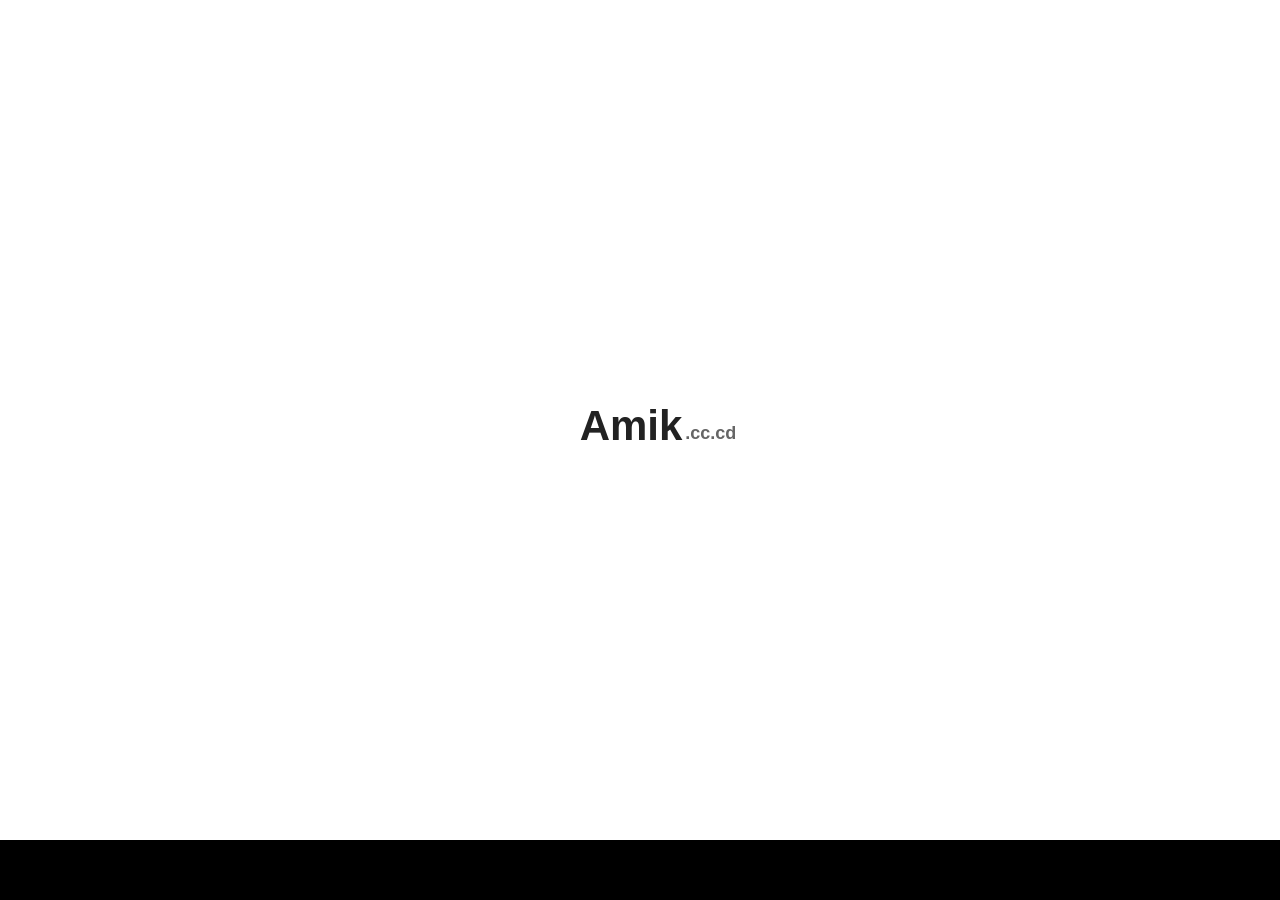
<file: index.html>
<!DOCTYPE html>
<html lang="zh-CN">
<head>
    <meta charset="UTF-8">
    <meta http-equiv="Content-Type" content="text/html; charset=UTF-8">
    <meta name="viewport" content="width=device-width, initial-scale=1.0, maximum-scale=1.0, user-scalable=no">
    <meta name="format-detection" content="telephone=no">
    <meta name="apple-mobile-web-app-capable" content="yes">
    <meta name="apple-mobile-web-app-status-bar-style" content="black-translucent">
    <title>Amik.cc.cd</title>
    <script src="js/common.js"></script>
    <script>
        // 立即初始化主题和语言，避免页面闪烁
        (function() {
            // 检测localStorage可用性
            function isLocalStorageAvailable() {
                try {
                    const test = 'test';
                    localStorage.setItem(test, test);
                    localStorage.removeItem(test);
                    return true;
                } catch (e) {
                    return false;
                }
            }

            // 安全地获取localStorage值
            function getLocalStorage(key, defaultValue) {
                if (isLocalStorageAvailable()) {
                    return localStorage.getItem(key) || defaultValue;
                }
                return defaultValue;
            }

            // 应用主题设置
            function applyTheme() {
                const savedTheme = getLocalStorage('theme', 'light');
                let isDark = false;
                
                if (savedTheme === 'light') {
                    document.documentElement.dataset.theme = 'light';
                } else if (savedTheme === 'dark') {
                    document.documentElement.dataset.theme = 'dark';
                    isDark = true;
                } else if (savedTheme === 'system') {
                    const prefersDark = window.matchMedia('(prefers-color-scheme: dark)').matches;
                    document.documentElement.dataset.theme = prefersDark ? 'dark' : 'light';
                    isDark = prefersDark;
                }
                
                // 设置主题图标状态
                document.documentElement.style.setProperty('--theme-icon', isDark ? 'dark' : 'light');
            }

            // 应用语言设置
            function applyLanguage() {
                const savedLanguage = getLocalStorage('language', 'zh-CN');
                // 设置语言属性，用于CSS选择器和初始内容显示
                document.documentElement.setAttribute('lang', savedLanguage);
                // 预加载语言内容，避免闪烁
                applyLanguageContent(savedLanguage);
            }
            
            // 预加载语言内容
            function applyLanguageContent(lang) {
                const elements = {
                    'zh-CN': {
                        'welcomeLeft': '欢迎来到',
                        'welcomeRight': '主页！',
                        'aboutMe': '关于我',
                        'jobTitle': 'Web Developer & Designer',
                        'aboutDesc1': 'Hello! 我是Amik，一名热爱技术的全栈开发工程师。我专注于创建美观、高效的网站和应用程序，拥有丰富的前端和后端开发经验。',
                        'aboutDesc2': '我热爱解决问题，不断学习新技术，并且善于团队合作。我的目标是通过技术创造有价值的产品，为用户提供优质的体验。',
                        'mySkills': '我的技能',
                        'frontend': '前端开发',
                        'backend': '后端开发',
                        'otherSkills': '其他技能',
                        'myProjects': '我的项目',
                        'projectName1': '项目名称 1',
                        'projectDesc1': '这是一个项目描述，介绍项目的功能和特点。',
                        'viewDetails': '查看详情',
                        'projectName2': '项目名称 2',
                        'projectDesc2': '这是一个项目描述，介绍项目的功能和特点。',
                        'projectName3': '项目名称 3',
                        'projectDesc3': '这是一个项目描述，介绍项目的功能和特点。',
                        'contactMe': '联系我',
                        'contactDesc': '如果您对我的工作感兴趣，或者有任何问题，欢迎随时联系我！',
                        'about': '关于',
                        'works': '作品',
                        'notes': '笔记',
                        'settings': '设置'
                    },
                    'en-US': {
                        'welcomeLeft': 'Welcome to',
                        'welcomeRight': 'Homepage!',
                        'aboutMe': 'About Me',
                        'jobTitle': 'Web Developer & Designer',
                        'aboutDesc1': 'Hello! I am Amik, a full-stack development engineer passionate about technology. I focus on creating beautiful, efficient websites and applications, with extensive experience in both frontend and backend development.',
                        'aboutDesc2': 'I love solving problems, constantly learning new technologies, and excel at teamwork. My goal is to create valuable products through technology and provide users with excellent experiences.',
                        'mySkills': 'My Skills',
                        'frontend': 'Frontend Development',
                        'backend': 'Backend Development',
                        'otherSkills': 'Other Skills',
                        'myProjects': 'My Projects',
                        'projectName1': 'Project Name 1',
                        'projectDesc1': 'This is a project description, introducing the features and characteristics of the project.',
                        'viewDetails': 'View Details',
                        'projectName2': 'Project Name 2',
                        'projectDesc2': 'This is a project description, introducing the features and characteristics of the project.',
                        'projectName3': 'Project Name 3',
                        'projectDesc3': 'This is a project description, introducing the features and characteristics of the project.',
                        'contactMe': 'Contact Me',
                        'contactDesc': 'If you are interested in my work or have any questions, please feel free to contact me!',
                        'about': 'About',
                        'works': 'Works',
                        'notes': 'Notes',
                        'settings': 'Settings'
                    }
                };
                
                // 将语言内容存储在全局变量中，供页面加载时使用
                window.preloadedLanguage = elements[lang];
                window.preloadedLang = lang;
            }

            // 应用字体大小设置
            function applyFontSize() {
                const savedFontSize = getLocalStorage('fontSize', '16');
                document.documentElement.style.fontSize = savedFontSize + 'px';
            }

            // 应用底边栏状态设置
            function applyFooterState() {
                // 检查底部栏默认展开设置和当前状态
                const footerDefault = getLocalStorage('footerDefault', 'true') === 'true';
                const savedFooterVisible = getLocalStorage('footerVisible', footerDefault ? 'true' : 'false') === 'true';
                
                // 这里只设置CSS变量，具体的DOM操作由initFooterState()处理
                // 这样可以在页面渲染前设置好基础样式
                document.documentElement.style.setProperty('--footer-visible', savedFooterVisible ? 'true' : 'false');
            }

            // 立即应用主题、语言、字体大小和底边栏状态
            applyTheme();
            applyLanguage();
            applyFontSize();
            applyFooterState();
        })();

    </script>
    <link rel="stylesheet" href="css/style.css">
    <style>
        * {
            margin: 0;
            padding: 0;
            box-sizing: border-box;
        }

        /* 高DPI屏幕支持 */
        @media (-webkit-min-device-pixel-ratio: 1.5), (min-resolution: 144dpi) {
            .social-btn svg {
                width: 24px;
                height: 24px;
            }
        }

        /* 修复高DPI屏幕上的模糊问题 */
        .logo, .nav-btn, .social-btn, .theme-toggle, .footer-toggle {
            -webkit-backface-visibility: hidden;
            backface-visibility: hidden;
            -webkit-perspective: 1000;
            perspective: 1000;
        }

        :root {
            --bg-color: #ffffff;
            --text-color: #222222;
            --accent-color: #000000;
            --footer-bg: #000000;
            --footer-text: #ffffff;
        }

        [data-theme="dark"] {
            --bg-color: #1a1a1a;
            --text-color: #ffffff;
            --accent-color: #ffffff;
            --footer-bg: #000000;
            --footer-text: #ffffff;
        }

        body {
            width: 100vw;
            height: 100vh;
            background-color: #ffffff;
            background-color: var(--bg-color);
            color: #222222;
            color: var(--text-color);
            font-family: "Microsoft YaHei", Arial, sans-serif;
            overflow-x: hidden;
            padding-top: 80px;
            padding-bottom: 80px;
            -webkit-transition: background-color 0.0s, color 0.0s;
            -moz-transition: background-color 0.0s, color 0.0s;
            -o-transition: background-color 0.0s, color 0.0s;
            transition: background-color 0.0s, color 0.0s;
            /* 性能优化 */
            -webkit-font-smoothing: antialiased;
            -moz-osx-font-smoothing: grayscale;
            text-rendering: optimizeLegibility;
        }

        /* 性能优化：硬件加速 */
        .logo, .nav-btn, .social-btn, .theme-toggle, .footer-toggle, .theme-mask {
            -webkit-transform: translateZ(0);
            -moz-transform: translateZ(0);
            -ms-transform: translateZ(0);
            -o-transform: translateZ(0);
            transform: translateZ(0);
        }

        .theme-mask {
            position: fixed;
            width: 0;
            height: 0;
            border-radius: 50%;
            background-color: #000000;
            background-color: var(--accent-color);
            z-index: 9999;
            pointer-events: none;
            -webkit-transform: translate(-50%, -50%) scale(0);
            -moz-transform: translate(-50%, -50%) scale(0);
            -ms-transform: translate(-50%, -50%) scale(0);
            -o-transform: translate(-50%, -50%) scale(0);
            transform: translate(-50%, -50%) scale(0);
            -webkit-transition: all 0.8s cubic-bezier(0.25, 0.8, 0.25, 1);
            -moz-transition: all 0.8s cubic-bezier(0.25, 0.8, 0.25, 1);
            -o-transition: all 0.8s cubic-bezier(0.25, 0.8, 0.25, 1);
            transition: all 0.8s cubic-bezier(0.25, 0.8, 0.25, 1);
            opacity: 0.18;
        }

        .navbar {
            position: fixed;
            top: 0;
            left: 0;
            width: 100%;
            height: 60px;
            background-color: #ffffff;
            background-color: var(--bg-color);
            border-bottom: 1px solid rgba(0,0,0,0.05);
            display: -webkit-box;
            display: -ms-flexbox;
            display: flex;
            -webkit-box-align: center;
            -ms-flex-align: center;
            align-items: center;
            padding: 0 20px;
            z-index: 100;
            opacity: 0;
            -webkit-transform: translateY(-30px) scaleY(0.9);
            -moz-transform: translateY(-30px) scaleY(0.9);
            -ms-transform: translateY(-30px) scaleY(0.9);
            -o-transform: translateY(-30px) scaleY(0.9);
            transform: translateY(-30px) scaleY(0.9);
            -webkit-transition: opacity 0.6s cubic-bezier(0.25, 0.8, 0.25, 1), transform 0.6s cubic-bezier(0.25, 0.8, 0.25, 1);
            -moz-transition: opacity 0.6s cubic-bezier(0.25, 0.8, 0.25, 1), transform 0.6s cubic-bezier(0.25, 0.8, 0.25, 1);
            -o-transition: opacity 0.6s cubic-bezier(0.25, 0.8, 0.25, 1), transform 0.6s cubic-bezier(0.25, 0.8, 0.25, 1);
            transition: opacity 0.6s cubic-bezier(0.25, 0.8, 0.25, 1), transform 0.6s cubic-bezier(0.25, 0.8, 0.25, 1);
            pointer-events: none;
        }

        .logo {
            font-size: 1.5rem;
            font-weight: bold;
            color: #222222;
            color: var(--text-color);
            cursor: pointer;
            text-decoration: none;
            user-select: none;
            margin-right: 30px;
            position: relative;
            display: -webkit-box;
            display: -ms-flexbox;
            display: flex;
            -webkit-box-align: end;
            -ms-flex-align: end;
            align-items: flex-end;
            -webkit-tap-highlight-color: transparent;
            -webkit-touch-callout: none;
        }

        .logo:active {
            -webkit-transform: scale(0.95) translateZ(0);
            -moz-transform: scale(0.95) translateZ(0);
            -ms-transform: scale(0.95) translateZ(0);
            -o-transform: scale(0.95) translateZ(0);
            transform: scale(0.95) translateZ(0);
        }

        .logo-main {
            font-size: 1.5rem;
        }

        .logo-suffix {
            font-size: 0.75rem;
            margin-left: 2px;
            margin-bottom: 3px;
            color: #666;
        }

        .logo:hover {
            -webkit-transform: scale(1.05) translateZ(0);
            -moz-transform: scale(1.05) translateZ(0);
            -ms-transform: scale(1.05) translateZ(0);
            -o-transform: scale(1.05) translateZ(0);
            transform: scale(1.05) translateZ(0);
        }

        .nav-links {
            display: -webkit-box;
            display: -ms-flexbox;
            display: flex;
            gap: 0;
            position: relative;
        }

        .nav-btn {
            padding: 0 20px;
            height: 60px;
            line-height: 60px;
            font-size: 1rem;
            color: #222222;
            color: var(--text-color);
            cursor: pointer;
            user-select: none;
            position: relative;
            border: none;
            background: transparent;
            opacity: 0;
            -webkit-transform: translateY(25px) scale(0.9);
            -moz-transform: translateY(25px) scale(0.9);
            -ms-transform: translateY(25px) scale(0.9);
            -o-transform: translateY(25px) scale(0.9);
            transform: translateY(25px) scale(0.9);
            -webkit-transition: all 0.4s cubic-bezier(0.25, 0.8, 0.25, 1);
            -moz-transition: all 0.4s cubic-bezier(0.25, 0.8, 0.25, 1);
            -o-transition: all 0.4s cubic-bezier(0.25, 0.8, 0.25, 1);
            transition: all 0.4s cubic-bezier(0.25, 0.8, 0.25, 1);
            -webkit-tap-highlight-color: transparent;
            -webkit-touch-callout: none;
            pointer-events: none;
        }

        .nav-btn:active {
            -webkit-transform: scale(0.95) translateZ(0);
            -moz-transform: scale(0.95) translateZ(0);
            -ms-transform: scale(0.95) translateZ(0);
            -o-transform: scale(0.95) translateZ(0);
            transform: scale(0.95) translateZ(0);
        }

        .nav-btn.show {
            opacity: 1;
            -webkit-transform: translateY(0) scale(1);
            -moz-transform: translateY(0) scale(1);
            -ms-transform: translateY(0) scale(1);
            -o-transform: translateY(0) scale(1);
            transform: translateY(0) scale(1);
        }

        .nav-btn:hover {
            -webkit-transform: scale(1.08) translateZ(0);
            -moz-transform: scale(1.08) translateZ(0);
            -ms-transform: scale(1.08) translateZ(0);
            -o-transform: scale(1.08) translateZ(0);
            transform: scale(1.08) translateZ(0); /* 修复文字糊 */
        }

        /* 电脑端指示线加粗 */
        .nav-indicator {
            position: absolute;
            bottom: 0;
            left: 0;
            height: 3px;
            background-color: #000000;
            background-color: var(--accent-color);
            border-radius: 3px 3px 0 0;
            -webkit-transition: all 0.4s cubic-bezier(0.25, 0.8, 0.25, 1);
            -moz-transition: all 0.4s cubic-bezier(0.25, 0.8, 0.25, 1);
            -o-transition: all 0.4s cubic-bezier(0.25, 0.8, 0.25, 1);
            transition: all 0.4s cubic-bezier(0.25, 0.8, 0.25, 1);
        }
        @media (min-width: 769px) {
            .nav-indicator {
                height: 4px;
                border-radius: 4px 4px 0 0;
            }
        }



        .language-toggle {
            position: fixed;
            top: -50px;
            right: 60px;
            width: 30px;
            height: 30px;
            border-radius: 50%;
            background-color: #000000;
            background-color: var(--accent-color);
            color: #ffffff;
            color: var(--bg-color);
            display: -webkit-box;
            display: -ms-flexbox;
            display: flex;
            -webkit-box-align: center;
            -ms-flex-align: center;
            align-items: center;
            -webkit-box-pack: center;
            -ms-flex-pack: center;
            justify-content: center;
            cursor: pointer;
            font-size: 16px;
            z-index: 101;
            opacity: 0;
            -webkit-transition: all 0.5s cubic-bezier(0.25, 0.8, 0.25, 1);
            -moz-transition: all 0.5s cubic-bezier(0.25, 0.8, 0.25, 1);
            -o-transition: all 0.5s cubic-bezier(0.25, 0.8, 0.25, 1);
            transition: all 0.5s cubic-bezier(0.25, 0.8, 0.25, 1);
            -webkit-tap-highlight-color: transparent;
            -webkit-touch-callout: none;
            pointer-events: none;
        }

        .language-toggle.visible {
            top: 15px;
            opacity: 1;
        }

        .language-toggle:active {
            -webkit-transform: scale(0.9) translateZ(0);
            -moz-transform: scale(0.9) translateZ(0);
            -ms-transform: scale(0.9) translateZ(0);
            -o-transform: scale(0.9) translateZ(0);
            transform: scale(0.9) translateZ(0);
        }

        .theme-toggle {
            position: fixed;
            top: -50px;
            right: 20px;
            width: 30px;
            height: 30px;
            border-radius: 50%;
            background-color: #000000;
            background-color: var(--accent-color);
            color: #ffffff;
            color: var(--bg-color);
            display: -webkit-box;
            display: -ms-flexbox;
            display: flex; /* 让图标居中 */
            -webkit-box-align: center;
            -ms-flex-align: center;
            align-items: center;
            -webkit-box-pack: center;
            -ms-flex-pack: center;
            justify-content: center;
            cursor: pointer;
            font-size: 16px;
            z-index: 101;
            opacity: 0;
            -webkit-transition: all 0.5s cubic-bezier(0.25, 0.8, 0.25, 1);
            -moz-transition: all 0.5s cubic-bezier(0.25, 0.8, 0.25, 1);
            -o-transition: all 0.5s cubic-bezier(0.25, 0.8, 0.25, 1);
            transition: all 0.5s cubic-bezier(0.25, 0.8, 0.25, 1);
            -webkit-tap-highlight-color: transparent;
            -webkit-touch-callout: none;
            /* 确保旋转围绕中心点 */
            -webkit-transform-origin: center center;
            -moz-transform-origin: center center;
            -ms-transform-origin: center center;
            -o-transform-origin: center center;
            transform-origin: center center;
            pointer-events: none;
            /* 禁止选择复制 */
            user-select: none;
            -webkit-user-select: none;
            -moz-user-select: none;
            -ms-user-select: none;
        }

        .theme-toggle:active {
            -webkit-transform: scale(0.9) translateZ(0);
            -moz-transform: scale(0.9) translateZ(0);
            -ms-transform: scale(0.9) translateZ(0);
            -o-transform: scale(0.9) translateZ(0);
            transform: scale(0.9) translateZ(0);
        }

        .theme-toggle.visible {
            top: 15px;
            opacity: 1;
        }

        /* 设置页面样式 */
        .settings-page {
            position: absolute;
            top: 60px;
            left: 0;
            right: 0;
            bottom: 80px;
            background-color: var(--bg-color);
            color: var(--text-color);
            padding: 40px;
            overflow-y: auto;
            display: none;
        }

        .settings-header {
            margin-bottom: 40px;
        }

        .settings-header h2 {
            font-size: 24px;
            color: var(--text-color);
            margin: 0 0 20px 0;
        }

        .settings-nav {
            display: -webkit-box;
            display: -ms-flexbox;
            display: flex;
            gap: 20px;
            margin-bottom: 40px;
            padding-bottom: 20px;
            border-bottom: 1px solid rgba(0, 0, 0, 0.1);
        }

        .settings-nav-btn {
            padding: 10px 16px;
            border: none;
            background-color: transparent;
            color: var(--text-color);
            border-radius: 6px;
            cursor: pointer;
            font-size: 14px;
            -webkit-transition: all 0.3s ease;
            -moz-transition: all 0.3s ease;
            -o-transition: all 0.3s ease;
            transition: all 0.3s ease;
        }

        .settings-nav-btn:hover {
            background-color: rgba(0, 0, 0, 0.05);
        }

        .settings-nav-btn.active {
            background-color: var(--accent-color);
            color: var(--bg-color);
        }

        .settings-section {
            margin-bottom: 40px;
        }

        .settings-section h3 {
            font-size: 18px;
            color: var(--text-color);
            margin: 0 0 20px 0;
        }

        .setting-item {
            display: -webkit-box;
            display: -ms-flexbox;
            display: flex;
            -webkit-box-pack: justify;
            -ms-flex-pack: justify;
            justify-content: space-between;
            -webkit-box-align: center;
            -ms-flex-align: center;
            align-items: center;
            padding: 15px 0;
            border-bottom: 1px solid rgba(0, 0, 0, 0.05);
        }

        .setting-item label {
            cursor: pointer;
            font-size: 14px;
        }

        .setting-item .setting-value {
            font-size: 12px;
            color: #666;
            margin-right: 10px;
        }

        .setting-item:last-child {
            border-bottom: none;
        }

        /* 响应式设计 */
        @media (max-width: 768px) {
            .settings-page {
                padding: 20px;
                bottom: 60px;
            }
            
            .settings-nav {
                -webkit-box-orient: vertical;
                -webkit-box-direction: normal;
                -ms-flex-direction: column;
                flex-direction: column;
                gap: 10px;
            }
            
            .setting-item {
                -webkit-box-orient: vertical;
                -webkit-box-direction: normal;
                -ms-flex-direction: column;
                flex-direction: column;
                -webkit-box-align: start;
                -ms-flex-align: start;
                align-items: flex-start;
                gap: 10px;
                padding: 15px 0;
            }
            
            .setting-item .setting-value {
                margin-right: 0;
            }
        }

        /* 开关按钮样式 */
        .toggle-switch {
            position: relative;
            display: inline-block;
            width: 50px;
            height: 24px;
        }

        .toggle-switch input {
            opacity: 0;
            width: 0;
            height: 0;
        }

        .toggle-slider {
            position: absolute;
            cursor: pointer;
            top: 0;
            left: 0;
            right: 0;
            bottom: 0;
            background-color: #ccc;
            -webkit-transition: .4s;
            -moz-transition: .4s;
            -o-transition: .4s;
            transition: .4s;
            border-radius: 24px;
        }

        .toggle-slider:before {
            position: absolute;
            content: "";
            height: 18px;
            width: 18px;
            left: 3px;
            bottom: 3px;
            background-color: white;
            -webkit-transition: .4s;
            -moz-transition: .4s;
            -o-transition: .4s;
            transition: .4s;
            border-radius: 50%;
        }

        input:checked + .toggle-slider {
            background-color: var(--accent-color);
        }

        input:focus + .toggle-slider {
            box-shadow: 0 0 1px var(--accent-color);
        }

        input:checked + .toggle-slider:before {
            -webkit-transform: translateX(26px);
            -moz-transform: translateX(26px);
            -ms-transform: translateX(26px);
            -o-transform: translateX(26px);
            transform: translateX(26px);
        }

        /* 拖动条样式 */
        .slider {
            -webkit-appearance: none;
            -moz-appearance: none;
            appearance: none;
            width: 100%;
            height: 6px;
            border-radius: 3px;
            background: #ccc;
            outline: none;
            -webkit-transition: .2s;
            -moz-transition: .2s;
            -o-transition: .2s;
            transition: .2s;
        }

        .slider::-webkit-slider-thumb {
            -webkit-appearance: none;
            -moz-appearance: none;
            appearance: none;
            width: 16px;
            height: 16px;
            border-radius: 50%;
            background: var(--accent-color);
            cursor: pointer;
        }

        .slider::-moz-range-thumb {
            width: 16px;
            height: 16px;
            border-radius: 50%;
            background: var(--accent-color);
            cursor: pointer;
        }

        /* 设置项分隔线 */
        .setting-divider {
            height: 1px;
            background-color: rgba(0, 0, 0, 0.1);
            margin: 10px 0;
        }

        /* 设置项样式 */
        .setting-item {
            display: -webkit-box;
            display: -ms-flexbox;
            display: flex;
            -webkit-box-pack: justify;
            -ms-flex-pack: justify;
            justify-content: space-between;
            -webkit-box-align: center;
            -ms-flex-align: center;
            align-items: center;
            padding: 10px 0;
        }

        .setting-item label {
            cursor: pointer;
            font-size: 14px;
        }

        .setting-item .setting-value {
            font-size: 12px;
            color: #666;
            margin-right: 10px;
        }

        @-webkit-keyframes slideIn {
            from {
                opacity: 0;
                -webkit-transform: translate(-50%, -60%);
            }
            to {
                opacity: 1;
                -webkit-transform: translate(-50%, -50%);
            }
        }

        @-moz-keyframes slideIn {
            from {
                opacity: 0;
                -moz-transform: translate(-50%, -60%);
            }
            to {
                opacity: 1;
                -moz-transform: translate(-50%, -50%);
            }
        }

        @keyframes slideIn {
            from {
                opacity: 0;
                -webkit-transform: translate(-50%, -60%);
                -moz-transform: translate(-50%, -60%);
                -ms-transform: translate(-50%, -60%);
                -o-transform: translate(-50%, -60%);
                transform: translate(-50%, -60%);
            }
            to {
                opacity: 1;
                -webkit-transform: translate(-50%, -50%);
                -moz-transform: translate(-50%, -50%);
                -ms-transform: translate(-50%, -50%);
                -o-transform: translate(-50%, -50%);
                transform: translate(-50%, -50%);
            }
        }

        .settings-header {
            display: -webkit-box;
            display: -ms-flexbox;
            display: flex;
            -webkit-box-pack: justify;
            -ms-flex-pack: justify;
            justify-content: space-between;
            -webkit-box-align: center;
            -ms-flex-align: center;
            align-items: center;
            padding: 20px;
            border-bottom: 1px solid rgba(0, 0, 0, 0.1);
        }

        .settings-header h3 {
            margin: 0;
            font-size: 18px;
            color: var(--text-color);
        }

        .close-btn {
            background: none;
            border: none;
            font-size: 24px;
            cursor: pointer;
            color: var(--text-color);
            padding: 0;
            width: 30px;
            height: 30px;
            display: -webkit-box;
            display: -ms-flexbox;
            display: flex;
            -webkit-box-align: center;
            -ms-flex-align: center;
            align-items: center;
            -webkit-box-pack: center;
            -ms-flex-pack: center;
            justify-content: center;
        }

        .settings-content {
            padding: 20px;
        }

        .setting-section {
            margin-bottom: 25px;
        }

        .setting-section h4 {
            margin: 0 0 15px 0;
            font-size: 16px;
            color: var(--text-color);
        }

        .setting-options {
            display: -webkit-box;
            display: -ms-flexbox;
            display: flex;
            -webkit-box-orient: vertical;
            -webkit-box-direction: normal;
            -ms-flex-direction: column;
            flex-direction: column;
            gap: 10px;
        }

        .setting-options label {
            display: -webkit-box;
            display: -ms-flexbox;
            display: flex;
            -webkit-box-align: center;
            -ms-flex-align: center;
            align-items: center;
            gap: 10px;
            cursor: pointer;
            font-size: 14px;
        }

        .setting-btn {
            background-color: var(--accent-color);
            color: var(--bg-color);
            border: none;
            padding: 8px 16px;
            border-radius: 6px;
            cursor: pointer;
            font-size: 14px;
            -webkit-transition: background-color 0.3s ease, transform 0.2s ease;
            -moz-transition: background-color 0.3s ease, transform 0.2s ease;
            -o-transition: background-color 0.3s ease, transform 0.2s ease;
            transition: background-color 0.3s ease, transform 0.2s ease;
        }

        .setting-btn:hover {
            opacity: 0.8;
        }

        .setting-btn:active {
            -webkit-transform: scale(0.95);
            -moz-transform: scale(0.95);
            -ms-transform: scale(0.95);
            -o-transform: scale(0.95);
            transform: scale(0.95);
        }

        /* 响应式设计 */
        @media (max-width: 768px) {
            .settings-panel {
                width: 95%;
                max-height: 90vh;
            }
        }

        @-webkit-keyframes sunRotate {
            0% { -webkit-transform: rotate(0deg) translateZ(0); }
            100% { -webkit-transform: rotate(360deg) translateZ(0); }
        }

        @-moz-keyframes sunRotate {
            0% { -moz-transform: rotate(0deg) translateZ(0); }
            100% { -moz-transform: rotate(360deg) translateZ(0); }
        }

        @keyframes sunRotate {
            0% { -webkit-transform: rotate(0deg) translateZ(0); -moz-transform: rotate(0deg) translateZ(0); -ms-transform: rotate(0deg) translateZ(0); -o-transform: rotate(0deg) translateZ(0); transform: rotate(0deg) translateZ(0); }
            100% { -webkit-transform: rotate(360deg) translateZ(0); -moz-transform: rotate(360deg) translateZ(0); -ms-transform: rotate(360deg) translateZ(0); -o-transform: rotate(360deg) translateZ(0); transform: rotate(360deg) translateZ(0); }
        }

        /* 底部栏样式 */
        .footer {
            position: fixed;
            bottom: -80px;
            left: 0;
            width: 100%;
            height: 80px;
            background-color: #000000;
            background-color: var(--footer-bg);
            display: -webkit-box;
            display: -ms-flexbox;
            display: flex;
            -webkit-box-align: center;
            -ms-flex-align: center;
            align-items: center;
            -webkit-box-pack: center;
            -ms-flex-pack: center;
            justify-content: center;
            gap: 20px;
            padding: 0 20px;
            -webkit-transition: bottom 0.6s cubic-bezier(0.25, 0.8, 0.25, 1), transform 0.6s cubic-bezier(0.25, 0.8, 0.25, 1);
            -moz-transition: bottom 0.6s cubic-bezier(0.25, 0.8, 0.25, 1), transform 0.6s cubic-bezier(0.25, 0.8, 0.25, 1);
            -o-transition: bottom 0.6s cubic-bezier(0.25, 0.8, 0.25, 1), transform 0.6s cubic-bezier(0.25, 0.8, 0.25, 1);
            transition: bottom 0.6s cubic-bezier(0.25, 0.8, 0.25, 1), transform 0.6s cubic-bezier(0.25, 0.8, 0.25, 1);
            -webkit-transform: scaleY(0.8);
            -moz-transform: scaleY(0.8);
            -ms-transform: scaleY(0.8);
            -o-transform: scaleY(0.8);
            transform: scaleY(0.8);
            -webkit-transform-origin: bottom center;
            -moz-transform-origin: bottom center;
            -ms-transform-origin: bottom center;
            -o-transform-origin: bottom center;
            transform-origin: bottom center;
            z-index: 98;
        }

        .footer.visible {
            -webkit-transform: scaleY(1);
            -moz-transform: scaleY(1);
            -ms-transform: scaleY(1);
            -o-transform: scaleY(1);
            transform: scaleY(1);
        }

        /* 根据预加载的CSS变量设置初始状态 */
        :root {
            --footer-visible: true;
        }

        [style*="--footer-visible: true"] .footer {
            bottom: 0;
        }

        [style*="--footer-visible: false"] .footer {
            bottom: -80px;
        }

        .footer.visible {
            bottom: 0;
        }

        /* 底部控制按钮：新增白色边框，其他完全不变 */
        .footer-toggle {
            position: fixed;
            bottom: 20px;
            right: 20px;
            width: 44px;
            height: 44px;
            background-color: #000000;
            background-color: var(--footer-bg);
            border: 2px solid #ffffff; /* 新增的白色边框 */
            border-radius: 12px; /* 全圆角矩形 */
            color: #ffffff;
            color: var(--footer-text);
            cursor: pointer;
            display: -webkit-box;
            display: -ms-flexbox;
            display: flex;
            -webkit-box-align: center;
            -ms-flex-align: center;
            align-items: center;
            -webkit-box-pack: center;
            -ms-flex-pack: center;
            justify-content: center;
            font-size: 18px;
            z-index: 999; /* 永远在最上层 */
            opacity: 0;
            -webkit-transform: scale(0);
            -moz-transform: scale(0);
            -ms-transform: scale(0);
            -o-transform: scale(0);
            transform: scale(0);
            -webkit-transition: transform 0.2s ease; /* 只保留缩放过渡，旋转只给箭头 */
            -moz-transition: transform 0.2s ease;
            -o-transition: transform 0.2s ease;
            transition: transform 0.2s ease; /* 只保留缩放过渡，旋转只给箭头 */
            -webkit-tap-highlight-color: transparent;
            -webkit-touch-callout: none;
            /* 确保在移动端也能正确居中 */
            text-align: center;
            line-height: 40px;
            pointer-events: none;
        }

        /* 箭头单独控制旋转 */
        .toggle-arrow {
            -webkit-transition: -webkit-transform 0.5s cubic-bezier(0.25, 0.8, 0.25, 1);
            -moz-transition: -moz-transform 0.5s cubic-bezier(0.25, 0.8, 0.25, 1);
            -o-transition: -o-transform 0.5s cubic-bezier(0.25, 0.8, 0.25, 1);
            transition: transform 0.5s cubic-bezier(0.25, 0.8, 0.25, 1);
            display: inline-block; /* 让旋转生效 */
            -webkit-transform-origin: center center;
            -moz-transform-origin: center center;
            -ms-transform-origin: center center;
            -o-transform-origin: center center;
            transform-origin: center center;
            /* 确保箭头始终居中 */
            position: relative;
            top: 0;
            left: 0;
        }

        /* 根据预加载的CSS变量设置箭头初始旋转状态 */
        [style*="--footer-visible: true"] .toggle-arrow {
            -webkit-transform: rotate(180deg);
            -moz-transform: rotate(180deg);
            -ms-transform: rotate(180deg);
            -o-transform: rotate(180deg);
            transform: rotate(180deg);
        }

        [style*="--footer-visible: false"] .toggle-arrow {
            -webkit-transform: rotate(360deg);
            -moz-transform: rotate(360deg);
            -ms-transform: rotate(360deg);
            -o-transform: rotate(360deg);
            transform: rotate(360deg);
        }

        /* Gmail同款弹跳入场动画 */
        @-webkit-keyframes buttonBounceIn {
            0% {
                opacity: 0;
                -webkit-transform: scale(0);
            }
            60% {
                opacity: 1;
                -webkit-transform: scale(1.15);
            }
            100% {
                opacity: 1;
                -webkit-transform: scale(1);
            }
        }

        @-moz-keyframes buttonBounceIn {
            0% {
                opacity: 0;
                -moz-transform: scale(0);
            }
            60% {
                opacity: 1;
                -moz-transform: scale(1.15);
            }
            100% {
                opacity: 1;
                -moz-transform: scale(1);
            }
        }

        @keyframes buttonBounceIn {
            0% {
                opacity: 0;
                -webkit-transform: scale(0);
                -moz-transform: scale(0);
                -ms-transform: scale(0);
                -o-transform: scale(0);
                transform: scale(0);
            }
            60% {
                opacity: 1;
                -webkit-transform: scale(1.15);
                -moz-transform: scale(1.15);
                -ms-transform: scale(1.15);
                -o-transform: scale(1.15);
                transform: scale(1.15);
            }
            100% {
                opacity: 1;
                -webkit-transform: scale(1);
                -moz-transform: scale(1);
                -ms-transform: scale(1);
                -o-transform: scale(1);
                transform: scale(1);
            }
        }

        .footer-toggle.visible {
            -webkit-animation: buttonBounceIn 0.6s cubic-bezier(0.25, 0.8, 0.25, 1) forwards;
            -moz-animation: buttonBounceIn 0.6s cubic-bezier(0.25, 0.8, 0.25, 1) forwards;
            animation: buttonBounceIn 0.6s cubic-bezier(0.25, 0.8, 0.25, 1) forwards;
        }

        /* 按下弹起微动画，只有缩放，不会旋转 */
        .footer-toggle:active {
            -webkit-transform: scale(0.92) !important;
            -moz-transform: scale(0.92) !important;
            -ms-transform: scale(0.92) !important;
            -o-transform: scale(0.92) !important;
            transform: scale(0.92) !important;
        }

        .social-item {
            position: relative;
            display: -webkit-box;
            display: -ms-flexbox;
            display: flex;
            -webkit-box-align: center;
            -ms-flex-align: center;
            align-items: center;
            opacity: 0;
            -webkit-transform: scale(0.5);
            -moz-transform: scale(0.5);
            -ms-transform: scale(0.5);
            -o-transform: scale(0.5);
            transform: scale(0.5);
        }

        .social-item.visible {
            opacity: 1;
            -webkit-transform: scale(1);
            -moz-transform: scale(1);
            -ms-transform: scale(1);
            -o-transform: scale(1);
            transform: scale(1);
            -webkit-animation: bounce 0.5s cubic-bezier(0.25, 0.8, 0.25, 1.2);
            -moz-animation: bounce 0.5s cubic-bezier(0.25, 0.8, 0.25, 1.2);
            animation: bounce 0.5s cubic-bezier(0.25, 0.8, 0.25, 1.2);
        }

        @-webkit-keyframes bounce {
            0% { -webkit-transform: scale(0.5); }
            60% { -webkit-transform: scale(1.1); }
            100% { -webkit-transform: scale(1); }
        }

        @-moz-keyframes bounce {
            0% { -moz-transform: scale(0.5); }
            60% { -moz-transform: scale(1.1); }
            100% { -moz-transform: scale(1); }
        }

        @keyframes bounce {
            0% { -webkit-transform: scale(0.5); -moz-transform: scale(0.5); -ms-transform: scale(0.5); -o-transform: scale(0.5); transform: scale(0.5); }
            60% { -webkit-transform: scale(1.1); -moz-transform: scale(1.1); -ms-transform: scale(1.1); -o-transform: scale(1.1); transform: scale(1.1); }
            100% { -webkit-transform: scale(1); -moz-transform: scale(1); -ms-transform: scale(1); -o-transform: scale(1); transform: scale(1); }
        }

        .social-btn {
            width: 40px;
            height: 40px;
            border-radius: 50%;
            background-color: #ffffff;
            background-color: var(--footer-text);
            color: #000000;
            color: var(--footer-bg);
            display: -webkit-box;
            display: -ms-flexbox;
            display: flex;
            -webkit-box-align: center;
            -ms-flex-align: center;
            align-items: center;
            -webkit-box-pack: center;
            -ms-flex-pack: center;
            justify-content: center;
            font-size: 20px;
            cursor: pointer;
            z-index: 2;
            -webkit-transition: transform 0.3s ease;
            -moz-transition: transform 0.3s ease;
            -o-transition: transform 0.3s ease;
            transition: transform 0.3s ease;
            -webkit-tap-highlight-color: transparent;
            -webkit-touch-callout: none;
            pointer-events: none;
        }

        .social-btn:active {
            -webkit-transform: scale(0.9) translateZ(0);
            -moz-transform: scale(0.9) translateZ(0);
            -ms-transform: scale(0.9) translateZ(0);
            -o-transform: scale(0.9) translateZ(0);
            transform: scale(0.9) translateZ(0);
        }

        .social-btn:hover {
            -webkit-transform: scale(1.1) translateZ(0);
            -moz-transform: scale(1.1) translateZ(0);
            -ms-transform: scale(1.1) translateZ(0);
            -o-transform: scale(1.1) translateZ(0);
            transform: scale(1.1) translateZ(0);
        }



        .welcome-container {
            position: absolute;
            top: 60%;
            left: 50%;
            -webkit-transform: translate(-50%, -50%);
            -moz-transform: translate(-50%, -50%);
            -ms-transform: translate(-50%, -50%);
            -o-transform: translate(-50%, -50%);
            transform: translate(-50%, -50%);
            display: -webkit-box;
            display: -ms-flexbox;
            display: flex;
            -webkit-box-orient: vertical;
            -webkit-box-direction: normal;
            -ms-flex-direction: column;
            flex-direction: column;
            gap: 20px;
            -webkit-animation: riseUp 1s ease forwards;
            -moz-animation: riseUp 1s ease forwards;
            animation: riseUp 1s ease forwards;
        }

        @-webkit-keyframes riseUp {
            0% { top: 65%; opacity: 0; transform: translate(-50%, -50%); }
            100% { top: 50%; opacity: 1; transform: translate(-50%, -50%); }
        }

        @-moz-keyframes riseUp {
            0% { top: 65%; opacity: 0; transform: translate(-50%, -50%); }
            100% { top: 50%; opacity: 1; transform: translate(-50%, -50%); }
        }

        @keyframes riseUp {
            0% { top: 65%; opacity: 0; transform: translate(-50%, -50%); }
            100% { top: 50%; opacity: 1; transform: translate(-50%, -50%); }
        }

        .welcome-text-wrapper {
            display: -webkit-box;
            display: -ms-flexbox;
            display: flex;
            -webkit-box-align: baseline;
            -ms-flex-align: baseline;
            align-items: baseline;
            -webkit-box-pack: center;
            -ms-flex-pack: center;
            justify-content: center;
            width: 100%;
            flex-wrap: nowrap;
            white-space: nowrap;
        }

        .welcome-text {
            font-size: 36px;
            color: var(--text-color);
            opacity: 1;
        }

        .welcome-logo {
            font-size: 42px;
            font-weight: bold;
            color: var(--text-color);
            margin: 0 6px;
            display: flex;
            align-items: flex-end;
        }

        .welcome-logo-main {
            font-size: 42px;
        }

        .welcome-logo-suffix {
            font-size: 18px;
            margin-left: 3px;
            margin-bottom: 6px;
            color: #666;
        }

        .loading-bar-container {
            width: 80%;
            max-width: 400px;
            height: 6px;
            background-color: rgba(0,0,0,0.1);
            border-radius: 3px;
            overflow: hidden;
            opacity: 0;
            transition: opacity 0.5s ease;
            margin: 0 auto;
        }

        .loading-bar-container.visible {
            opacity: 1;
        }

        .loading-bar {
            height: 100%;
            background-color: var(--accent-color);
            width: 0%;
            -webkit-transition: width 0.3s ease;
            -moz-transition: width 0.3s ease;
            -o-transition: width 0.3s ease;
            transition: width 0.3s ease;
        }

        @-webkit-keyframes fadeTogether {
            0% { opacity: 1; }
            100% { opacity: 0; }
        }

        @-moz-keyframes fadeTogether {
            0% { opacity: 1; }
            100% { opacity: 0; }
        }

        @keyframes fadeTogether {
            0% { opacity: 1; }
            100% { opacity: 0; }
        }

        @-webkit-keyframes logoFadeUpOut {
            0% {
                top: 50%;
                left: 50%;
                -webkit-transform: translate(-50%, -50%) scale(1);
                opacity: 1;
            }
            50% {
                top: 40%;
                left: 50%;
                -webkit-transform: translate(-50%, -50%) scale(1.1);
                opacity: 0.7;
            }
            100% {
                top: 25%;
                left: 50%;
                -webkit-transform: translate(-50%, -50%) scale(0.8);
                opacity: 0;
            }
        }

        @-moz-keyframes logoFadeUpOut {
            0% {
                top: 50%;
                left: 50%;
                -moz-transform: translate(-50%, -50%) scale(1);
                opacity: 1;
            }
            50% {
                top: 40%;
                left: 50%;
                -moz-transform: translate(-50%, -50%) scale(1.1);
                opacity: 0.7;
            }
            100% {
                top: 25%;
                left: 50%;
                -moz-transform: translate(-50%, -50%) scale(0.8);
                opacity: 0;
            }
        }

        @keyframes logoFadeUpOut {
            0% {
                top: 50%;
                left: 50%;
                -webkit-transform: translate(-50%, -50%) scale(1);
                -moz-transform: translate(-50%, -50%) scale(1);
                -ms-transform: translate(-50%, -50%) scale(1);
                -o-transform: translate(-50%, -50%) scale(1);
                transform: translate(-50%, -50%) scale(1);
                opacity: 1;
            }
            50% {
                top: 40%;
                left: 50%;
                -webkit-transform: translate(-50%, -50%) scale(1.1);
                -moz-transform: translate(-50%, -50%) scale(1.1);
                -ms-transform: translate(-50%, -50%) scale(1.1);
                -o-transform: translate(-50%, -50%) scale(1.1);
                transform: translate(-50%, -50%) scale(1.1);
                opacity: 0.7;
            }
            100% {
                top: 25%;
                left: 50%;
                -webkit-transform: translate(-50%, -50%) scale(0.8);
                -moz-transform: translate(-50%, -50%) scale(0.8);
                -ms-transform: translate(-50%, -50%) scale(0.8);
                -o-transform: translate(-50%, -50%) scale(0.8);
                transform: translate(-50%, -50%) scale(0.8);
                opacity: 0;
            }
        }

        /* 手机端适配 */
        @media (max-width: 768px) {
            .nav-btn { padding: 0 12px; font-size: 14px; }
            .logo { font-size: 18px; margin-right: 15px; }
            .welcome-text { font-size: 20px; }
            .welcome-logo { font-size: 24px; }
            .footer { height: 60px; bottom: -60px; }
            /* 手机端按钮自动继承白色边框，单独适配大小 */
            .footer-toggle {
                width: 38px;
                height: 38px;
                border-radius: 10px;
                bottom: 15px;
                right: 15px;
                font-size: 16px;
            }
            .social-btn { width: 32px; height: 32px; font-size: 16px; }
            .progress-bar { height: calc(100% - 60px - 60px); }
            body { padding-bottom: 60px; }
        }

        /* 内容容器样式 */
        .content {
            position: absolute;
            top: 60px;
            left: 0;
            right: 0;
            bottom: 80px;
            overflow-y: auto;
            z-index: 1;
        }
        
        /* 响应式内容容器 */
        @media (max-width: 768px) {
            .content {
                bottom: 60px;
            }
        }
        
        /* 横屏适配 */
        @media (orientation: landscape) {
            .content {
                bottom: 60px;
            }
        }

        /* 横屏适配 */
        @media (orientation: landscape) {
            .welcome-container {
                top: 50%;
            }
            
            .footer {
                height: 60px;
                bottom: -60px;
            }
            
            .footer-toggle {
                width: 38px;
                height: 38px;
                bottom: 15px;
                right: 15px;
                font-size: 16px;
            }
            
            .social-btn { width: 32px; height: 32px; font-size: 16px; }
            
            body {
                padding-bottom: 60px;
            }
        }

        /* 竖屏适配 */
        @media (orientation: portrait) {
            .welcome-container {
                top: 60%;
            }
        }
    </style>
</head>
<body>

<div class="theme-mask" id="themeMask"></div>

<!-- 底部控制按钮：箭头单独包裹，只转箭头不转按钮 -->
<button class="footer-toggle" id="footerToggle" title="Shift+左键回顶部，Alt+左键回底部，左键单击展开收起底边栏">
    <span class="toggle-arrow" id="toggleArrow">↑</span>
</button>

<div class="navbar" id="navbar">
        <div class="logo" id="logo" onclick="location.href='index.html'" title="单击返回主页">
            <span class="logo-main">Amik</span>
            <span class="logo-suffix">.cc.cd</span>
        </div>
        <div class="nav-links">
            <button class="nav-btn" data-index="0" onclick="location.href='about/index.html'" title="关于我们">关于</button>
            <button class="nav-btn" data-index="1" onclick="location.href='works/index.html'" title="查看作品">作品</button>
            <button class="nav-btn" data-index="2" onclick="location.href='notes/index.html'" title="阅读笔记">笔记</button>
            <button class="nav-btn" data-index="3" onclick="location.href='setting/index.html'" title="设置" id="settingsBtn">设置</button>
            <div class="nav-indicator" id="navIndicator"></div>
        </div>
    </div>

<!-- 语言切换按钮 -->
<div class="language-toggle" id="languageToggle" title="切换语言">
    <svg width="20" height="20" viewBox="0 0 24 24" fill="currentColor">
        <path d="M12 2C6.48 2 2 6.48 2 12s4.48 10 10 10 10-4.48 10-10S17.52 2 12 2zm-1 17.93c-3.94-.49-7-3.85-7-7.93 0-.62.08-1.21.21-1.79L9 15v1c0 1.1.9 2 2 2v1.93zm6.9-2.54c-.26-.81-1-1.39-1.9-1.39h-1v-3c0-.55-.45-1-1-1H8v-2h2c.55 0 1-.45 1-1V7h2c1.1 0 2-.9 2-2v-.41c2.93 1.19 5 4.06 5 7.41 0 2.08-.8 3.97-2.1 5.39z"/>
    </svg>
</div>

<div class="theme-toggle" id="themeToggle" title="切换深浅">
    <svg width="20" height="20" viewBox="0 0 24 24" fill="currentColor" class="theme-icon">
        <path d="M12 7c-2.76 0-5 2.24-5 5s2.24 5 5 5 5-2.24 5-5-2.24-5-5-5zM2 13h2c.55 0 1-.45 1-1s-.45-1-1-1H2c-.55 0-1 .45-1 1s.45 1 1 1zm18 0h2c.55 0 1-.45 1-1s-.45-1-1-1h-2c-.55 0-1 .45-1 1s.45 1 1 1zM11 2v2c0 .55.45 1 1 1s1-.45 1-1V2c0-.55-.45-1-1-1s-1 .45-1 1zm0 18v2c0 .55.45 1 1 1s1-.45 1-1v-2c0-.55-.45-1-1-1s-1 .45-1 1zM5.99 4.58c-.39-.39-1.03-.39-1.41 0-.39.39-.39 1.03 0 1.41l1.06 1.06c.39.39 1.03.39 1.41 0s.39-1.03 0-1.41L5.99 4.58zm12.37 12.37c-.39-.39-1.03-.39-1.41 0-.39.39-.39 1.03 0 1.41l1.06 1.06c.39.39 1.03.39 1.41 0 .39-.39.39-1.03 0-1.41l-1.06-1.06zm1.06-10.96c.39-.39.39-1.03 0-1.41-.39-.39-1.03-.39-1.41 0l-1.06 1.06c-.39.39-.39 1.03 0 1.41s1.03.39 1.41 0l1.06-1.06zM7.05 18.36c.39-.39.39-1.03 0-1.41-.39-.39-1.03-.39-1.41 0l-1.06 1.06c-.39.39-.39 1.03 0 1.41s1.03.39 1.41 0l1.06-1.06z"/>
    </svg>
</div>

<!-- 阅读进度条 -->
<div class="progress-bar" id="progressBar">
    <div class="progress-bar-fill" id="progressBarFill"></div>
</div>

<!-- 内容区域，用于动态加载页面 -->
    <div class="content" id="contentContainer" style="overflow-y: hidden;">
        <div class="welcome-container" id="welcomeContainer">
            <div class="welcome-text-wrapper" id="textWrapper">
                <span class="welcome-text" id="textLeft">欢迎来到</span>
                <span class="welcome-logo" id="welcomeLogo">
                    <span class="welcome-logo-main">Amik</span>
                    <span class="welcome-logo-suffix">.cc.cd</span>
                </span>
                <span class="welcome-text" id="textRight">主页！</span>
            </div>
            <div class="loading-bar-container" id="loadingBarContainer">
                <div class="loading-bar" id="loadingBar"></div>
            </div>
        </div>
    
    <!-- 个人简介 -->
    <div class="profile-section" style="padding: 40px 20px; max-width: 1200px; margin: 0 auto; opacity: 0; transform: translateY(30px) scale(0.95); transition: opacity 0.6s cubic-bezier(0.25, 0.8, 0.25, 1), transform 0.6s cubic-bezier(0.25, 0.8, 0.25, 1);">
        <h2 style="font-size: 1.75rem; margin-bottom: 30px; color: var(--text-color); text-align: center;">关于我</h2>
        <div style="display: flex; flex-wrap: wrap; gap: 40px; align-items: center; justify-content: center;">
            <div style="flex: 1; min-width: 300px; max-width: 400px;">
                <div style="width: 200px; height: 200px; border-radius: 50%; background-color: var(--accent-color); margin: 0 auto 20px; display: flex; align-items: center; justify-content: center; color: var(--bg-color); font-size: 5rem;">A</div>
                <h3 style="font-size: 1.5rem; margin-bottom: 10px; text-align: center; color: var(--text-color);">Amik</h3>
                <p style="font-size: 1rem; text-align: center; color: #666; margin-bottom: 20px;">Web Developer & Designer</p>
            </div>
            <div style="flex: 2; min-width: 300px;">
                <p style="font-size: 1rem; line-height: 1.6; color: var(--text-color); margin-bottom: 20px;">Hello! 我是Amik，一名热爱技术的全栈开发工程师。我专注于创建美观、高效的网站和应用程序，拥有丰富的前端和后端开发经验。</p>
                <p style="font-size: 1rem; line-height: 1.6; color: var(--text-color);">我热爱解决问题，不断学习新技术，并且善于团队合作。我的目标是通过技术创造有价值的产品，为用户提供优质的体验。</p>
            </div>
        </div>
    </div>
    
    <!-- 技能展示 -->
    <div class="skills-section" style="padding: 40px 20px; background-color: rgba(0,0,0,0.02); margin: 40px 0; opacity: 0; transform: translateY(30px) scale(0.95); transition: opacity 0.6s cubic-bezier(0.25, 0.8, 0.25, 1), transform 0.6s cubic-bezier(0.25, 0.8, 0.25, 1); transition-delay: 0.2s;">
        <h2 style="font-size: 1.75rem; margin-bottom: 30px; color: var(--text-color); text-align: center;">我的技能</h2>
        <div style="max-width: 1200px; margin: 0 auto; display: grid; grid-template-columns: repeat(auto-fit, minmax(250px, 1fr)); gap: 30px;">
            <div style="background-color: var(--bg-color); padding: 30px; border-radius: 10px; box-shadow: 0 2px 10px rgba(0,0,0,0.05); transition: all 0.3s ease;">
                <h3 style="font-size: 1.25rem; margin-bottom: 20px; color: var(--text-color);">前端开发</h3>
                <ul style="list-style: none; padding: 0;">
                    <li style="font-size: 1rem; margin-bottom: 10px; color: var(--text-color);">HTML5 / CSS3</li>
                    <li style="font-size: 1rem; margin-bottom: 10px; color: var(--text-color);">JavaScript / TypeScript</li>
                    <li style="font-size: 1rem; margin-bottom: 10px; color: var(--text-color);">React / Vue</li>
                    <li style="font-size: 1rem; margin-bottom: 10px; color: var(--text-color);">响应式设计</li>
                </ul>
            </div>
            <div style="background-color: var(--bg-color); padding: 30px; border-radius: 10px; box-shadow: 0 2px 10px rgba(0,0,0,0.05); transition: all 0.3s ease;">
                <h3 style="font-size: 1.25rem; margin-bottom: 20px; color: var(--text-color);">后端开发</h3>
                <ul style="list-style: none; padding: 0;">
                    <li style="font-size: 1rem; margin-bottom: 10px; color: var(--text-color);">Node.js</li>
                    <li style="font-size: 1rem; margin-bottom: 10px; color: var(--text-color);">Express / NestJS</li>
                    <li style="font-size: 1rem; margin-bottom: 10px; color: var(--text-color);">MongoDB / MySQL</li>
                    <li style="font-size: 1rem; margin-bottom: 10px; color: var(--text-color);">RESTful API</li>
                </ul>
            </div>
            <div style="background-color: var(--bg-color); padding: 30px; border-radius: 10px; box-shadow: 0 2px 10px rgba(0,0,0,0.05); transition: all 0.3s ease;">
                <h3 style="font-size: 1.25rem; margin-bottom: 20px; color: var(--text-color);">其他技能</h3>
                <ul style="list-style: none; padding: 0;">
                    <li style="font-size: 1rem; margin-bottom: 10px; color: var(--text-color);">Git / GitHub</li>
                    <li style="font-size: 1rem; margin-bottom: 10px; color: var(--text-color);">Docker</li>
                    <li style="font-size: 1rem; margin-bottom: 10px; color: var(--text-color);">UI/UX 设计</li>
                    <li style="font-size: 1rem; margin-bottom: 10px; color: var(--text-color);">项目管理</li>
                </ul>
            </div>
        </div>
    </div>
    
    <!-- 项目展示 -->
    <div class="projects-section" style="padding: 40px 20px; max-width: 1200px; margin: 0 auto; opacity: 0; transform: translateY(30px) scale(0.95); transition: opacity 0.6s cubic-bezier(0.25, 0.8, 0.25, 1), transform 0.6s cubic-bezier(0.25, 0.8, 0.25, 1); transition-delay: 0.4s;">
        <h2 style="font-size: 1.75rem; margin-bottom: 30px; color: var(--text-color); text-align: center;">我的项目</h2>
        <div style="display: grid; grid-template-columns: repeat(auto-fit, minmax(300px, 1fr)); gap: 30px;">
            <div style="background-color: var(--bg-color); border-radius: 10px; overflow: hidden; box-shadow: 0 2px 10px rgba(0,0,0,0.05); transition: all 0.3s ease;">
                <div style="height: 200px; background-color: #f0f0f0; display: flex; align-items: center; justify-content: center; color: #999;">项目截图</div>
                <div style="padding: 20px;">
                    <h3 style="font-size: 1.125rem; margin-bottom: 10px; color: var(--text-color);">项目名称 1</h3>
                    <p style="font-size: 0.875rem; line-height: 1.5; color: #666; margin-bottom: 15px;">这是一个项目描述，介绍项目的功能和特点。</p>
                    <a href="#" style="display: inline-block; padding: 8px 16px; background-color: var(--accent-color); color: var(--bg-color); border-radius: 5px; text-decoration: none; font-size: 0.875rem;">查看详情</a>
                </div>
            </div>
            <div style="background-color: var(--bg-color); border-radius: 10px; overflow: hidden; box-shadow: 0 2px 10px rgba(0,0,0,0.05); transition: all 0.3s ease;">
                <div style="height: 200px; background-color: #f0f0f0; display: flex; align-items: center; justify-content: center; color: #999;">项目截图</div>
                <div style="padding: 20px;">
                    <h3 style="font-size: 1.125rem; margin-bottom: 10px; color: var(--text-color);">项目名称 2</h3>
                    <p style="font-size: 0.875rem; line-height: 1.5; color: #666; margin-bottom: 15px;">这是一个项目描述，介绍项目的功能和特点。</p>
                    <a href="#" style="display: inline-block; padding: 8px 16px; background-color: var(--accent-color); color: var(--bg-color); border-radius: 5px; text-decoration: none; font-size: 0.875rem;">查看详情</a>
                </div>
            </div>
            <div style="background-color: var(--bg-color); border-radius: 10px; overflow: hidden; box-shadow: 0 2px 10px rgba(0,0,0,0.05); transition: all 0.3s ease;">
                <div style="height: 200px; background-color: #f0f0f0; display: flex; align-items: center; justify-content: center; color: #999;">项目截图</div>
                <div style="padding: 20px;">
                    <h3 style="font-size: 1.125rem; margin-bottom: 10px; color: var(--text-color);">项目名称 3</h3>
                    <p style="font-size: 0.875rem; line-height: 1.5; color: #666; margin-bottom: 15px;">这是一个项目描述，介绍项目的功能和特点。</p>
                    <a href="#" style="display: inline-block; padding: 8px 16px; background-color: var(--accent-color); color: var(--bg-color); border-radius: 5px; text-decoration: none; font-size: 0.875rem;">查看详情</a>
                </div>
            </div>
        </div>
    </div>
    
    <!-- 联系方式 -->
    <div class="contact-section" style="padding: 40px 20px; background-color: rgba(0,0,0,0.02); margin: 40px 0; opacity: 0; transform: translateY(30px) scale(0.95); transition: opacity 0.6s cubic-bezier(0.25, 0.8, 0.25, 1), transform 0.6s cubic-bezier(0.25, 0.8, 0.25, 1); transition-delay: 0.6s;">
        <h2 style="font-size: 1.75rem; margin-bottom: 30px; color: var(--text-color); text-align: center;">联系我</h2>
        <div style="max-width: 600px; margin: 0 auto; text-align: center;">
            <p style="font-size: 1rem; line-height: 1.6; color: var(--text-color); margin-bottom: 30px;">如果您对我的工作感兴趣，或者有任何问题，欢迎随时联系我！</p>
            <div style="display: flex; justify-content: center; gap: 20px; flex-wrap: wrap;">
                <a href="mailto:AmikKellan@gmail.com" style="display: inline-flex; align-items: center; gap: 10px; padding: 10px 20px; background-color: var(--bg-color); color: var(--text-color); border-radius: 5px; text-decoration: none; box-shadow: 0 2px 5px rgba(0,0,0,0.05); transition: all 0.3s ease;">
                    <svg width="20" height="20" viewBox="0 0 24 24" fill="currentColor">
                        <path d="M20 4H4c-1.1 0-1.99.9-1.99 2L2 18c0 1.1.9 2 2 2h16c1.1 0 2-.9 2-2V6c0-1.1-.9-2-2-2zm0 4l-8 5-8-5V6l8 5 8-5v2z"/>
                    </svg>
                    Gmail
                </a>
                <a href="https://github.com/Amikkellan" target="_blank" rel="noopener noreferrer" style="display: inline-flex; align-items: center; gap: 10px; padding: 10px 20px; background-color: var(--bg-color); color: var(--text-color); border-radius: 5px; text-decoration: none; box-shadow: 0 2px 5px rgba(0,0,0,0.05); transition: all 0.3s ease;">
                    <svg width="20" height="20" viewBox="0 0 24 24" fill="currentColor">
                        <path d="M12 0c-6.626 0-12 5.373-12 12 0 5.302 3.438 9.8 8.207 11.387.599.111.793-.261.793-.577v-2.234c-3.338.726-4.033-1.416-4.033-1.416-.546-1.387-1.333-1.756-1.333-1.756-1.089-.745.083-.729.083-.729 1.205.084 1.839 1.237 1.839 1.237 1.07 1.834 2.807 1.304 3.492.997.107-.775.418-1.305.762-1.604-2.665-.305-5.467-1.334-5.467-5.931 0-1.311.469-2.381 1.236-3.221-.124-.303-.535-1.524.117-3.176 0 0 1.008-.322 3.301 1.23.957-.266 1.983-.399 3.003-.404 1.02.005 2.047.138 3.006.404 2.291-1.552 3.297-1.23 3.297-1.23.653 1.653.242 2.874.118 3.176.77.84 1.235 1.911 1.235 3.221 0 4.609-2.807 5.624-5.479 5.921.43.372.823 1.102.823 2.222v3.293c0 .319.192.694.801.576 4.765-1.589 8.199-6.086 8.199-11.386 0-6.627-5.373-12-12-12z"/>
                    </svg>
                    GitHub
                </a>
            </div>
        </div>
    </div>
</div>

<div class="footer" id="footer">
    <div class="social-item" id="socialItem1">
        <a href="mailto:AmikKellan@gmail.com" class="social-btn" title="发送邮件">
            <svg width="24" height="24" viewBox="0 0 24 24" fill="currentColor">
                <path d="M20 4H4c-1.1 0-1.99.9-1.99 2L2 18c0 1.1.9 2 2 2h16c1.1 0 2-.9 2-2V6c0-1.1-.9-2-2-2zm0 4l-8 5-8-5V6l8 5 8-5v2z"/>
            </svg>
        </a>
    </div>
    <div class="social-item" id="socialItem2">
        <a href="https://github.com/Amikkellan" target="_blank" rel="noopener noreferrer" class="social-btn" title="访问GitHub">
            <svg width="24" height="24" viewBox="0 0 24 24" fill="currentColor">
                <path d="M12 0c-6.626 0-12 5.373-12 12 0 5.302 3.438 9.8 8.207 11.387.599.111.793-.261.793-.577v-2.234c-3.338.726-4.033-1.416-4.033-1.416-.546-1.387-1.333-1.756-1.333-1.756-1.089-.745.083-.729.083-.729 1.205.084 1.839 1.237 1.839 1.237 1.07 1.834 2.807 1.304 3.492.997.107-.775.418-1.305.762-1.604-2.665-.305-5.467-1.334-5.467-5.931 0-1.311.469-2.381 1.236-3.221-.124-.303-.535-1.524.117-3.176 0 0 1.008-.322 3.301 1.23.957-.266 1.983-.399 3.003-.404 1.02.005 2.047.138 3.006.404 2.291-1.552 3.297-1.23 3.297-1.23.653 1.653.242 2.874.118 3.176.77.84 1.235 1.911 1.235 3.221 0 4.609-2.807 5.624-5.479 5.921.43.372.823 1.102.823 2.222v3.293c0 .319.192.694.801.576 4.765-1.589 8.199-6.086 8.199-11.386 0-6.627-5.373-12-12-12z"/>
            </svg>
        </a>
    </div>
</div>

<script>
    let currentLanguage = getLocalStorage('language', 'zh-CN');

    // 更新语言
    function updateLanguage(lang) {
        // 如果没有传递语言参数，使用当前语言
        if (!lang) {
            lang = currentLanguage;
        } else {
            // 更新全局变量
            currentLanguage = lang;
        }
        
        const elements = {
            'zh-CN': {
                'about': '关于',
                'works': '作品',
                'notes': '笔记',
                'settings': '设置',
                'copyEmail': '点击以复制',
                'footerToggle': 'Shift+左键回顶部，Alt+左键回底部，左键单击展开收起底边栏',
                'themeToggle': '切换深浅',
                'languageToggle': '切换语言',
                'logo': '单击返回主页'
            },
            'en-US': {
                'about': 'About',
                'works': 'Works',
                'notes': 'Notes',
                'settings': 'Settings',
                'copyEmail': 'Click to copy',
                'footerToggle': 'Shift+Left Click to top, Alt+Left Click to bottom, Left Click to toggle footer',
                'themeToggle': 'Toggle theme',
                'languageToggle': 'Toggle language',
                'logo': 'Click to return to home page'
            }
        };

        // 使用通用函数更新导航按钮
        updateNavButtons(lang, elements);

        // 更新其他提示文本
        document.getElementById('logo').title = elements[lang]['logo'];
        document.getElementById('footerToggle').title = elements[lang]['footerToggle'];
        document.getElementById('themeToggle').title = elements[lang]['themeToggle'];
        document.getElementById('languageToggle').title = elements[lang]['languageToggle'];
        
        // 语言切换后重新初始化导航指示器
        setTimeout(initNavIndicator, 100);
    }

</script>

<script>
    const welcomeContainer = document.getElementById('welcomeContainer');
    const loadingBarContainer = document.getElementById('loadingBarContainer');
    const loadingBar = document.getElementById('loadingBar');
    const textLeft = document.getElementById('textLeft');
    const textRight = document.getElementById('textRight');
    const welcomeLogo = document.getElementById('welcomeLogo');
    const textWrapper = document.getElementById('textWrapper');
    const navbar = document.getElementById('navbar');
    const navBtns = document.querySelectorAll('.nav-btn');
    const footer = document.getElementById('footer');
    const socialItems = document.querySelectorAll('.social-item');
    const themeToggle = document.getElementById('themeToggle');

    const indicator = document.getElementById('navIndicator');
    const themeMask = document.getElementById('themeMask');
    const footerToggle = document.getElementById('footerToggle');
    const toggleArrow = document.getElementById('toggleArrow'); // 单独的箭头元素

    // 模拟页面加载进度
    function simulateLoading() {
        let progress = 0;
        const loadingBar = document.getElementById('loadingBar');
        const loadingBarContainer = document.getElementById('loadingBarContainer');
        // 检查加载动画开关状态
        const loadingAnimationEnabled = getLocalStorage('loadingAnimation', 'true') !== 'false';
        
        // 0.2秒后显示进度条
        setTimeout(() => {
            if (loadingBarContainer) {
                loadingBarContainer.classList.add('visible');
            }
            
            if (loadingBar) {
                // 快速加载到95%
                loadingBar.style.width = '95%';
                
                // 然后在0.3秒内慢慢加载剩余的5%
                setTimeout(() => {
                    loadingBar.style.width = '100%';
                    
                    // 加载完成后，标题和进度条淡化
                    setTimeout(() => {
                        if (textLeft) textLeft.style.animation = 'fadeTogether 0.6s ease forwards';
                        if (textRight) textRight.style.animation = 'fadeTogether 0.6s ease forwards';
                        if (loadingBarContainer) loadingBarContainer.style.animation = 'fadeTogether 0.6s ease forwards';

                        setTimeout(() => {
                            if (textLeft) textLeft.style.visibility = 'hidden';
                            if (textRight) textRight.style.visibility = 'hidden';

                            setTimeout(() => {
                                if (loadingAnimationEnabled && welcomeContainer) {
                                    // 修改动画，让Amik.cc.cd移动到屏幕正中间，上升更多再消失
                                    welcomeContainer.style.position = 'absolute';
                                    welcomeContainer.style.top = '50%';
                                    welcomeContainer.style.left = '50%';
                                    welcomeContainer.style.transform = 'translate(-50%, -50%)';
                                    
                                    // 创建新的上升动画
                                    const newAnimation = document.createElement('style');
                                    newAnimation.textContent = `
                                        @-webkit-keyframes logoFadeUpOut {
                                            0% {
                                                top: 50%;
                                                left: 50%;
                                                -webkit-transform: translate(-50%, -50%);
                                                opacity: 1;
                                            }
                                            100% {
                                                top: 25%;
                                                left: 50%;
                                                -webkit-transform: translate(-50%, -50%);
                                                opacity: 0;
                                            }
                                        }
                                        
                                        @-moz-keyframes logoFadeUpOut {
                                            0% {
                                                top: 50%;
                                                left: 50%;
                                                -moz-transform: translate(-50%, -50%);
                                                opacity: 1;
                                            }
                                            100% {
                                                top: 25%;
                                                left: 50%;
                                                -moz-transform: translate(-50%, -50%);
                                                opacity: 0;
                                            }
                                        }
                                        
                                        @keyframes logoFadeUpOut {
                                            0% {
                                                top: 50%;
                                                left: 50%;
                                                -webkit-transform: translate(-50%, -50%);
                                                -moz-transform: translate(-50%, -50%);
                                                -ms-transform: translate(-50%, -50%);
                                                -o-transform: translate(-50%, -50%);
                                                transform: translate(-50%, -50%);
                                                opacity: 1;
                                            }
                                            100% {
                                                top: 25%;
                                                left: 50%;
                                                -webkit-transform: translate(-50%, -50%);
                                                -moz-transform: translate(-50%, -50%);
                                                -ms-transform: translate(-50%, -50%);
                                                -o-transform: translate(-50%, -50%);
                                                transform: translate(-50%, -50%);
                                                opacity: 0;
                                            }
                                        }
                                    `;
                                    document.head.appendChild(newAnimation);
                                    
                                    // 应用新动画
                                    welcomeContainer.style.animation = 'logoFadeUpOut 0.7s ease forwards';

                                    setTimeout(() => {
                                        if (welcomeContainer) welcomeContainer.remove();
                                        // 各项页面元素出现
                                        showPageElements(loadingAnimationEnabled);
                                    }, 700);
                                } else {
                                    // 加载动画关闭时，直接淡出logo
                                    if (welcomeContainer) {
                                        welcomeContainer.style.animation = 'fadeTogether 0.6s ease forwards';
                                        setTimeout(() => {
                                            welcomeContainer.remove();
                                            // 各项页面元素出现，无动画
                                            showPageElements(loadingAnimationEnabled);
                                        }, 600);
                                    } else {
                                        // 如果welcomeContainer不存在，直接显示页面元素
                                        showPageElements(loadingAnimationEnabled);
                                    }
                                }
                            }, 400);
                        }, 600);
                    }, 400); // 增加延迟，让加载完成后有更多停留时间
                }, 300);
            } else {
                // 如果loadingBar不存在，直接显示页面元素
                showPageElements(loadingAnimationEnabled);
            }
        }, 200);
    }

    // 显示页面元素
    function showPageElements(animationEnabled) {
        // 各项页面元素出现
        navbar.style.opacity = 1;
        navbar.style.transform = 'translateY(0)';
        // 移除navbar的pointer-events: none，使logo和导航按钮可以点击
        navbar.style.pointerEvents = 'auto';

        // 初始化页面设置，包括字体大小
        initPage();

        if (animationEnabled) {
            // 一次性显示所有导航按钮
            navBtns.forEach((btn) => {
                btn.classList.add('show');
                // 移除pointer-events: none，使按钮可以点击
                btn.style.pointerEvents = 'auto';
            });

            // 底部栏状态由initFooterState()处理

            // 一次性显示所有元素
            socialItems.forEach(item => {
                item.classList.add('visible');
                // 移除social-btn的pointer-events: none，使按钮可以点击
                const socialBtn = item.querySelector('.social-btn');
                if (socialBtn) {
                    socialBtn.style.pointerEvents = 'auto';
                }
            });

            // 电脑端指示线初始位置 - 主页定位在logo下方
            // 使用setTimeout确保DOM已经渲染完成并应用了所有样式
            setTimeout(() => {
                const logo = document.getElementById('logo');
                const navLinks = document.querySelector('.nav-links');
                if (logo && navLinks) {
                    // 计算logo相对于nav-links的偏移量
                    const logoRect = logo.getBoundingClientRect();
                    const navLinksRect = navLinks.getBoundingClientRect();
                    const relativeLeft = logoRect.left - navLinksRect.left;
                    indicator.style.left = relativeLeft + "px";
                    indicator.style.width = logoRect.width + "px";
                }
            }, 100);
            
            languageToggle.classList.add('visible');
            themeToggle.classList.add('visible');
            // 移除language-toggle和theme-toggle的pointer-events: none，使按钮可以点击
            languageToggle.style.pointerEvents = 'auto';
            themeToggle.style.pointerEvents = 'auto';
            
            footerToggle.classList.add('visible');
            // 移除footer-toggle的pointer-events: none，使按钮可以点击
            footerToggle.style.pointerEvents = 'auto';
            
            // 一次性显示所有内容区
            const profileSection = document.querySelector('.profile-section');
            const skillsSection = document.querySelector('.skills-section');
            const projectsSection = document.querySelector('.projects-section');
            const contactSection = document.querySelector('.contact-section');
            
            if (profileSection) {
                profileSection.style.opacity = '1';
                profileSection.style.transform = 'translateY(0) scale(1)';
                profileSection.style.transition = 'opacity 0.6s cubic-bezier(0.25, 0.8, 0.25, 1), transform 0.6s cubic-bezier(0.25, 0.8, 0.25, 1)';
            }
            if (skillsSection) {
                skillsSection.style.opacity = '1';
                skillsSection.style.transform = 'translateY(0) scale(1)';
                skillsSection.style.transition = 'opacity 0.6s cubic-bezier(0.25, 0.8, 0.25, 1), transform 0.6s cubic-bezier(0.25, 0.8, 0.25, 1)';
            }
            if (projectsSection) {
                projectsSection.style.opacity = '1';
                projectsSection.style.transform = 'translateY(0) scale(1)';
                projectsSection.style.transition = 'opacity 0.6s cubic-bezier(0.25, 0.8, 0.25, 1), transform 0.6s cubic-bezier(0.25, 0.8, 0.25, 1)';
            }
            if (contactSection) {
                contactSection.style.opacity = '1';
                contactSection.style.transform = 'translateY(0) scale(1)';

                contactSection.style.transition = 'opacity 0.6s cubic-bezier(0.25, 0.8, 0.25, 1), transform 0.6s cubic-bezier(0.25, 0.8, 0.25, 1)';
            }
            
            // 恢复滚动功能
            const contentContainer = document.getElementById('contentContainer');
            if (contentContainer) {
                contentContainer.style.overflowY = 'auto';
            }
        } else {
            // 无动画直接显示
            navBtns.forEach(btn => {
                btn.classList.add('show');
                btn.style.transition = 'none';
                // 移除pointer-events: none，使按钮可以点击
                btn.style.pointerEvents = 'auto';
            });
            
            // 恢复滚动功能
            const contentContainer = document.getElementById('contentContainer');
            if (contentContainer) {
                contentContainer.style.overflowY = 'auto';
            }

            // 底部栏状态由initFooterState()处理

            // 显示其他元素
            socialItems.forEach(item => {
                item.classList.add('visible');
                item.style.transition = 'none';
                // 移除social-btn的pointer-events: none，使按钮可以点击
                const socialBtn = item.querySelector('.social-btn');
                if (socialBtn) {
                    socialBtn.style.pointerEvents = 'auto';
                }
            });
            
            languageToggle.classList.add('visible');
            languageToggle.style.transition = 'none';
            languageToggle.style.pointerEvents = 'auto';
            
            themeToggle.classList.add('visible');
            themeToggle.style.transition = 'none';
            themeToggle.style.pointerEvents = 'auto';
            
            footerToggle.classList.add('visible');
            footerToggle.style.transition = 'none';
            footerToggle.style.pointerEvents = 'auto';
            
            // 电脑端指示线初始位置 - 主页定位在logo下方
            // 使用setTimeout确保DOM已经渲染完成并应用了所有样式
            setTimeout(() => {
                const logo = document.getElementById('logo');
                const navLinks = document.querySelector('.nav-links');
                const indicator = document.getElementById('navIndicator');
                if (logo && navLinks && indicator) {
                    // 计算logo相对于nav-links的偏移量
                    const logoRect = logo.getBoundingClientRect();
                    const navLinksRect = navLinks.getBoundingClientRect();
                    const relativeLeft = logoRect.left - navLinksRect.left;
                    indicator.style.left = relativeLeft + "px";
                    indicator.style.width = logoRect.width + "px";
                }
            }, 100);

            // 显示内容区
            const profileSection = document.querySelector('.profile-section');
            const skillsSection = document.querySelector('.skills-section');
            const projectsSection = document.querySelector('.projects-section');
            const contactSection = document.querySelector('.contact-section');
            
            if (profileSection) {
                profileSection.style.opacity = '1';
                profileSection.style.transform = 'translateY(0)';
                profileSection.style.transition = 'none';
            }
            if (skillsSection) {
                skillsSection.style.opacity = '1';
                skillsSection.style.transform = 'translateY(0)';
                skillsSection.style.transition = 'none';
            }
            if (projectsSection) {
                projectsSection.style.opacity = '1';
                projectsSection.style.transform = 'translateY(0)';
                projectsSection.style.transition = 'none';
            }
            if (contactSection) {
                contactSection.style.opacity = '1';
                contactSection.style.transform = 'translateY(0)';
                contactSection.style.transition = 'none';
            }
            
            // 确保按钮效果设置在之后能够正确应用
            setTimeout(() => {
                updateButtonEffects();
            }, 100);
        }
    }

    // 检查是否是首次访问
    const hasSeenWelcome = getLocalStorage('hasSeenWelcome', 'false') === 'true';
    
    // 欢迎动画主流程
    if (hasSeenWelcome) {
        // 非首次访问，直接显示页面内容，跳过动画
        if (welcomeContainer) welcomeContainer.remove();
        showPageElements(false);
        // 非首次访问时也需要更新语言
        updateLanguage();
    } else {
        // 首次访问，显示欢迎动画
        welcomeContainer.addEventListener('animationend', () => {
            // 开始模拟加载
            simulateLoading();
        }, { once: true });
        
        // 标记已经看过欢迎动画
        setLocalStorage('hasSeenWelcome', 'true');
    }

    // 动态加载页面内容
    function loadPage(url) {
        const contentContainer = document.getElementById('contentContainer');
        
        // 添加淡出效果
        contentContainer.style.opacity = '0';
        contentContainer.style.transition = 'opacity 0.3s ease';
        
        setTimeout(() => {
            // 显示加载动画
            contentContainer.innerHTML = `
                <div style="display: flex; flex-direction: column; align-items: center; justify-content: center; height: 80vh;">
                    <div style="font-size: 24px; margin-bottom: 20px; color: var(--text-color);">加载中...</div>
                    <div style="width: 200px; height: 4px; background-color: rgba(0,0,0,0.1); border-radius: 2px; overflow: hidden;">
                        <div style="width: 0%; height: 100%; background-color: var(--accent-color); transition: width 0.3s ease;"></div>
                    </div>
                </div>
            `;
            
            // 重置透明度
            contentContainer.style.opacity = '1';
            
            // 模拟加载进度
            const loadingBar = contentContainer.querySelector('div > div > div');
            let progress = 0;
            const interval = setInterval(() => {
                progress += 10;
                if (loadingBar) {
                    loadingBar.style.width = progress + '%';
                }
                if (progress >= 90) {
                    clearInterval(interval);
                }
            }, 100);
            
            // 使用fetch加载页面内容
            fetch(url)
                .then(response => response.text())
                .then(html => {
                    // 解析HTML，提取内容区域
                    const parser = new DOMParser();
                    const doc = parser.parseFromString(html, 'text/html');
                    const content = doc.querySelector('.content');
                    
                    if (content) {
                        // 清除加载动画并显示内容
                        clearInterval(interval);
                        if (loadingBar) {
                            loadingBar.style.width = '100%';
                        }
                        
                        setTimeout(() => {
                            // 淡出加载动画
                            contentContainer.style.opacity = '0';
                            
                            setTimeout(() => {
                                contentContainer.innerHTML = '';
                                contentContainer.appendChild(content);
                                
                                // 淡入新内容
                                contentContainer.style.opacity = '1';
                                
                                // 更新页面标题
                                const title = doc.querySelector('title');
                                if (title) {
                                    document.title = title.textContent;
                                }
                                
                                // 重新初始化页面脚本
                                initPageScripts();
                            }, 300);
                        }, 300);
                    } else {
                        contentContainer.innerHTML = '<div style="padding: 40px; text-align: center; color: var(--text-color);">页面加载失败</div>';
                        contentContainer.style.opacity = '1';
                    }
                })
                .catch(error => {
                    console.error('加载页面失败:', error);
                    contentContainer.innerHTML = '<div style="padding: 40px; text-align: center; color: var(--text-color);">页面加载失败</div>';
                    contentContainer.style.opacity = '1';
                });
        }, 300);
    }
    
    // 初始化页面脚本
    function initPageScripts() {
        // 重新绑定复制邮箱功能
        const socialBtn = document.querySelector('.social-btn');
        if (socialBtn) {
            socialBtn.onclick = copyEmail;
        }
        
        // 重新初始化页面公共功能
        currentLanguage = initPage();
        updateLanguage();
    }
    
    // 导航按钮点击事件由common.js中的initNavIndicator函数处理
    
    // 处理浏览器前进后退
    window.addEventListener('popstate', (e) => {
        if (e.state && e.state.path) {
            loadPage(e.state.path);
        }
    });



    // 主题切换逻辑
    themeToggle.onclick = (e) => {
        const r = themeToggle.getBoundingClientRect();
        const max = Math.max(innerWidth, innerHeight) * 2;
        const currentTheme = getLocalStorage('theme', 'light');
        let newTheme;

        // 开始扩散动画
        themeMask.style.left = r.x + r.width/2 + 'px';
        themeMask.style.top = r.y + r.height/2 + 'px';
        themeMask.style.width = max + 'px';
        themeMask.style.height = max + 'px';

        // 切换主题：light -> dark -> light
        if (currentTheme === 'light') {
            newTheme = 'dark';
        } else {
            newTheme = 'light';
        }

        // 应用新主题
        if (newTheme === 'light') {
            themeToggle.style.animation = 'sunRotate 0.3s linear';
            setTimeout(() => {
                themeToggle.textContent = '☀️';
                document.body.dataset.theme = 'light';
                document.documentElement.dataset.theme = 'light';
                setLocalStorage('theme', 'light');
                // 同步更新设置页面的radio按钮
                const radio = document.querySelector('input[name="theme"][value="light"]');
                if (radio) {
                    radio.checked = true;
                }
            }, 50);
        } else if (newTheme === 'dark') {
            themeToggle.style.animation = 'sunRotate 0.3s linear';
            setTimeout(() => {
                themeToggle.textContent = '🌙';
                document.body.dataset.theme = 'dark';
                document.documentElement.dataset.theme = 'dark';
                setLocalStorage('theme', 'dark');
                // 同步更新设置页面的radio按钮
                const radio = document.querySelector('input[name="theme"][value="dark"]');
                if (radio) {
                    radio.checked = true;
                }
            }, 50);
        }

        // 动画结束后收回遮罩
        setTimeout(() => {
            themeMask.style.width = '0';
            themeMask.style.height = '0';
            themeToggle.style.animation = '';
        }, 700);
    };





    // 语言切换功能由common.js中的initLanguage函数处理

    // 初始化导航指示器
    function initNavIndicator() {
        const navBtns = document.querySelectorAll('.nav-btn');
        const indicator = document.getElementById('navIndicator');
        
        if (navBtns.length > 0 && indicator) {
            // 找到当前页面对应的导航按钮
            const currentPath = window.location.pathname;
            let activeIndex = 0;
            
            if (currentPath.includes('/about/')) {
                activeIndex = 0;
            } else if (currentPath.includes('/works/')) {
                activeIndex = 1;
            } else if (currentPath.includes('/notes/')) {
                activeIndex = 2;
            } else if (currentPath.includes('/setting/')) {
                activeIndex = 3;
            }
            
            const activeBtn = navBtns[activeIndex];
            if (activeBtn) {
                indicator.style.left = activeBtn.offsetLeft + "px";
                indicator.style.width = activeBtn.offsetWidth + "px";
            }
            
            // 添加点击事件监听器
            navBtns.forEach((btn, index) => {
                btn.addEventListener('click', () => {
                    indicator.style.left = btn.offsetLeft + "px";
                    indicator.style.width = btn.offsetWidth + "px";
                });
            });
        }
    }

    // 更新语言
    function updateLanguage(lang) {
        // 如果没有传递语言参数，使用当前语言
        if (!lang) {
            lang = getLocalStorage('language', 'zh-CN');
        }
        
        const elements = {
            'zh-CN': {
                'about': '关于',
                'works': '作品',
                'notes': '笔记',
                'settings': '设置',
                'copyEmail': '点击以复制',
                'footerToggle': 'Shift+左键回顶部，Alt+左键回底部，左键单击展开收起底边栏',
                'themeToggle': '切换深浅',
                'languageToggle': '切换语言',
                'logo': '单击返回主页',
                'welcomeLeft': '欢迎来到',
                'welcomeRight': '主页！'
            },
            'en-US': {
                'about': 'About',
                'works': 'Works',
                'notes': 'Notes',
                'settings': 'Settings',
                'copyEmail': 'Click to copy',
                'footerToggle': 'Shift+Left Click to top, Alt+Left Click to bottom, Left Click to toggle footer',
                'themeToggle': 'Toggle theme',
                'languageToggle': 'Toggle language',
                'logo': 'Click to return to home page',
                'welcomeLeft': 'Welcome to',
                'welcomeRight': 'Homepage!'
            }
        };

        // 更新导航按钮
        document.querySelector('.nav-btn[data-index="0"]').textContent = elements[lang]['about'];
        document.querySelector('.nav-btn[data-index="1"]').textContent = elements[lang]['works'];
        document.querySelector('.nav-btn[data-index="2"]').textContent = elements[lang]['notes'];
        document.querySelector('.nav-btn[data-index="3"]').textContent = elements[lang]['settings'];

        // 更新提示文本
        document.querySelector('.nav-btn[data-index="0"]').title = elements[lang]['about'];
        document.querySelector('.nav-btn[data-index="1"]').title = elements[lang]['works'];
        document.querySelector('.nav-btn[data-index="2"]').title = elements[lang]['notes'];
        document.querySelector('.nav-btn[data-index="3"]').title = elements[lang]['settings'];
        document.getElementById('logo').title = elements[lang]['logo'];
        document.getElementById('footerToggle').title = elements[lang]['footerToggle'];
        document.getElementById('themeToggle').title = elements[lang]['themeToggle'];
        document.getElementById('languageToggle').title = elements[lang]['languageToggle'];

        // 更新欢迎动画标题
        const textLeft = document.getElementById('textLeft');
        const textRight = document.getElementById('textRight');
        if (textLeft) textLeft.textContent = elements[lang]['welcomeLeft'];
        if (textRight) textRight.textContent = elements[lang]['welcomeRight'];
        
        // 更新主页内容区域
        updateHomePageContent(lang);
        
        // 主页下不重新初始化导航指示器，避免跳转到关于页面
    }
    
    // 更新主页内容区域
    function updateHomePageContent(lang) {
        const elements = {
            'zh-CN': {
                'aboutMe': '关于我',
                'jobTitle': 'Web Developer & Designer',
                'aboutDesc1': 'Hello! 我是Amik，一名热爱技术的全栈开发工程师。我专注于创建美观、高效的网站和应用程序，拥有丰富的前端和后端开发经验。',
                'aboutDesc2': '我热爱解决问题，不断学习新技术，并且善于团队合作。我的目标是通过技术创造有价值的产品，为用户提供优质的体验。',
                'mySkills': '我的技能',
                'frontend': '前端开发',
                'backend': '后端开发',
                'otherSkills': '其他技能',
                'myProjects': '我的项目',
                'projectName1': '项目名称 1',
                'projectDesc1': '这是一个项目描述，介绍项目的功能和特点。',
                'viewDetails': '查看详情',
                'projectName2': '项目名称 2',
                'projectDesc2': '这是一个项目描述，介绍项目的功能和特点。',
                'projectName3': '项目名称 3',
                'projectDesc3': '这是一个项目描述，介绍项目的功能和特点。',
                'contactMe': '联系我',
                'contactDesc': '如果您对我的工作感兴趣，或者有任何问题，欢迎随时联系我！'
            },
            'en-US': {
                'aboutMe': 'About Me',
                'jobTitle': 'Web Developer & Designer',
                'aboutDesc1': 'Hello! I am Amik, a full-stack development engineer passionate about technology. I focus on creating beautiful, efficient websites and applications, with extensive experience in both frontend and backend development.',
                'aboutDesc2': 'I love solving problems, constantly learning new technologies, and excel at teamwork. My goal is to create valuable products through technology and provide users with excellent experiences.',
                'mySkills': 'My Skills',
                'frontend': 'Frontend Development',
                'backend': 'Backend Development',
                'otherSkills': 'Other Skills',
                'myProjects': 'My Projects',
                'projectName1': 'Project Name 1',
                'projectDesc1': 'This is a project description, introducing the features and characteristics of the project.',
                'viewDetails': 'View Details',
                'projectName2': 'Project Name 2',
                'projectDesc2': 'This is a project description, introducing the features and characteristics of the project.',
                'projectName3': 'Project Name 3',
                'projectDesc3': 'This is a project description, introducing the features and characteristics of the project.',
                'contactMe': 'Contact Me',
                'contactDesc': 'If you are interested in my work or have any questions, please feel free to contact me!'
            }
        };
        
        // 更新"关于我"部分
        const profileSection = document.querySelector('.profile-section h2');
        if (profileSection) profileSection.textContent = elements[lang]['aboutMe'];
        
        // 更新职业头衔
        const jobTitle = document.querySelector('.profile-section p');
        if (jobTitle) jobTitle.textContent = elements[lang]['jobTitle'];
        
        // 更新个人简介段落
        const aboutParagraphs = document.querySelectorAll('.profile-section > div > div:last-child p');
        if (aboutParagraphs.length >= 2) {
            aboutParagraphs[0].textContent = elements[lang]['aboutDesc1'];
            aboutParagraphs[1].textContent = elements[lang]['aboutDesc2'];
        }
        
        // 更新"我的技能"部分
        const skillsSection = document.querySelector('.skills-section h2');
        if (skillsSection) skillsSection.textContent = elements[lang]['mySkills'];
        
        // 更新技能卡片标题
        const skillCards = document.querySelectorAll('.skills-section h3');
        if (skillCards.length >= 3) {
            skillCards[0].textContent = elements[lang]['frontend'];
            skillCards[1].textContent = elements[lang]['backend'];
            skillCards[2].textContent = elements[lang]['otherSkills'];
        }
        
        // 更新"我的项目"部分
        const projectsSection = document.querySelector('.projects-section h2');
        if (projectsSection) projectsSection.textContent = elements[lang]['myProjects'];
        
        // 更新项目卡片
        const projectCards = document.querySelectorAll('.projects-section > div > div');
        if (projectCards.length >= 3) {
            // 项目1
            const project1Title = projectCards[0].querySelector('h3');
            const project1Desc = projectCards[0].querySelector('p');
            const project1Link = projectCards[0].querySelector('a');
            if (project1Title) project1Title.textContent = elements[lang]['projectName1'];
            if (project1Desc) project1Desc.textContent = elements[lang]['projectDesc1'];
            if (project1Link) project1Link.textContent = elements[lang]['viewDetails'];
            
            // 项目2
            const project2Title = projectCards[1].querySelector('h3');
            const project2Desc = projectCards[1].querySelector('p');
            const project2Link = projectCards[1].querySelector('a');
            if (project2Title) project2Title.textContent = elements[lang]['projectName2'];
            if (project2Desc) project2Desc.textContent = elements[lang]['projectDesc2'];
            if (project2Link) project2Link.textContent = elements[lang]['viewDetails'];
            
            // 项目3
            const project3Title = projectCards[2].querySelector('h3');
            const project3Desc = projectCards[2].querySelector('p');
            const project3Link = projectCards[2].querySelector('a');
            if (project3Title) project3Title.textContent = elements[lang]['projectName3'];
            if (project3Desc) project3Desc.textContent = elements[lang]['projectDesc3'];
            if (project3Link) project3Link.textContent = elements[lang]['viewDetails'];
        }
        
        // 更新"联系我"部分
        const contactSection = document.querySelector('.contact-section h2');
        if (contactSection) contactSection.textContent = elements[lang]['contactMe'];
        
        const contactDesc = document.querySelector('.contact-section > div > p');
        if (contactDesc) contactDesc.textContent = elements[lang]['contactDesc'];
    }

    // 检测localStorage可用性
    function isLocalStorageAvailable() {
        try {
            const test = 'test';
            localStorage.setItem(test, test);
            localStorage.removeItem(test);
            return true;
        } catch (e) {
            return false;
        }
    }

    // 安全地获取localStorage值
    function getLocalStorage(key, defaultValue) {
        if (isLocalStorageAvailable()) {
            return localStorage.getItem(key) || defaultValue;
        }
        return defaultValue;
    }

    // 安全地设置localStorage值
    function setLocalStorage(key, value) {
        if (isLocalStorageAvailable()) {
            try {
                localStorage.setItem(key, value);
                return true;
            } catch (e) {
                return false;
            }
        }
        return false;
    }

    // 安全地清除localStorage
    function clearLocalStorage() {
        if (isLocalStorageAvailable()) {
            try {
                localStorage.clear();
                return true;
            } catch (e) {
                return false;
            }
        }
        return false;
    }

    // 初始化阅读进度条
    function initProgressBar() {
        const progressBarFill = document.getElementById('progressBarFill');
        if (progressBarFill) {
            // 初始更新进度条
            updateProgressBar();
            
            // 添加滚动事件监听器
            window.addEventListener('scroll', updateProgressBar);
        }
    }
    
    // 更新阅读进度条
    function updateProgressBar() {
        const progressBarFill = document.getElementById('progressBarFill');
        if (progressBarFill) {
            const scrollTop = window.pageYOffset || document.documentElement.scrollTop;
            const scrollHeight = document.documentElement.scrollHeight;
            const clientHeight = document.documentElement.clientHeight;
            const scrollPercentage = (scrollTop / (scrollHeight - clientHeight)) * 100;
            progressBarFill.style.height = scrollPercentage + '%';
        }
    }

    // 页面加载时初始化设置
    window.addEventListener('DOMContentLoaded', () => {
        // 首先应用预加载的语言设置，避免闪烁
        if (window.preloadedLanguage && window.preloadedLang) {
            applyPreloadedLanguage();
        }
        
        // 初始化页面公共功能
        currentLanguage = initPage();
        updateLanguage();
        
        // 初始化阅读进度条
        initProgressBar();
    });
    
    // 应用预加载的语言设置
    function applyPreloadedLanguage() {
        const lang = window.preloadedLang;
        const elements = window.preloadedLanguage;
        
        if (!elements) return;
        
        // 更新欢迎动画标题
        const textLeft = document.getElementById('textLeft');
        const textRight = document.getElementById('textRight');
        if (textLeft) textLeft.textContent = elements['welcomeLeft'];
        if (textRight) textRight.textContent = elements['welcomeRight'];
        
        // 更新导航按钮
        const navBtn0 = document.querySelector('.nav-btn[data-index="0"]');
        const navBtn1 = document.querySelector('.nav-btn[data-index="1"]');
        const navBtn2 = document.querySelector('.nav-btn[data-index="2"]');
        const navBtn3 = document.querySelector('.nav-btn[data-index="3"]');
        if (navBtn0) {
            navBtn0.textContent = elements['about'];
            navBtn0.title = elements['about'];
        }
        if (navBtn1) {
            navBtn1.textContent = elements['works'];
            navBtn1.title = elements['works'];
        }
        if (navBtn2) {
            navBtn2.textContent = elements['notes'];
            navBtn2.title = elements['notes'];
        }
        if (navBtn3) {
            navBtn3.textContent = elements['settings'];
            navBtn3.title = elements['settings'];
        }
        
        // 更新主页内容区域
        const profileSection = document.querySelector('.profile-section h2');
        if (profileSection) profileSection.textContent = elements['aboutMe'];
        
        // 更新职业头衔
        const jobTitle = document.querySelector('.profile-section p');
        if (jobTitle) jobTitle.textContent = elements['jobTitle'];
        
        // 更新个人简介段落
        const aboutParagraphs = document.querySelectorAll('.profile-section > div > div:last-child p');
        if (aboutParagraphs.length >= 2) {
            aboutParagraphs[0].textContent = elements['aboutDesc1'];
            aboutParagraphs[1].textContent = elements['aboutDesc2'];
        }
        
        const skillsSection = document.querySelector('.skills-section h2');
        if (skillsSection) skillsSection.textContent = elements['mySkills'];
        
        const skillCards = document.querySelectorAll('.skills-section h3');
        if (skillCards.length >= 3) {
            skillCards[0].textContent = elements['frontend'];
            skillCards[1].textContent = elements['backend'];
            skillCards[2].textContent = elements['otherSkills'];
        }
        
        const projectsSection = document.querySelector('.projects-section h2');
        if (projectsSection) projectsSection.textContent = elements['myProjects'];
        
        const projectCards = document.querySelectorAll('.projects-section > div > div');
        if (projectCards.length >= 3) {
            const project1Title = projectCards[0].querySelector('h3');
            const project1Desc = projectCards[0].querySelector('p');
            const project1Link = projectCards[0].querySelector('a');
            if (project1Title) project1Title.textContent = elements['projectName1'];
            if (project1Desc) project1Desc.textContent = elements['projectDesc1'];
            if (project1Link) project1Link.textContent = elements['viewDetails'];
            
            const project2Title = projectCards[1].querySelector('h3');
            const project2Desc = projectCards[1].querySelector('p');
            const project2Link = projectCards[1].querySelector('a');
            if (project2Title) project2Title.textContent = elements['projectName2'];
            if (project2Desc) project2Desc.textContent = elements['projectDesc2'];
            if (project2Link) project2Link.textContent = elements['viewDetails'];
            
            const project3Title = projectCards[2].querySelector('h3');
            const project3Desc = projectCards[2].querySelector('p');
            const project3Link = projectCards[2].querySelector('a');
            if (project3Title) project3Title.textContent = elements['projectName3'];
            if (project3Desc) project3Desc.textContent = elements['projectDesc3'];
            if (project3Link) project3Link.textContent = elements['viewDetails'];
        }
        
        const contactSection = document.querySelector('.contact-section h2');
        if (contactSection) contactSection.textContent = elements['contactMe'];
        
        const contactDesc = document.querySelector('.contact-section > div > p');
        if (contactDesc) contactDesc.textContent = elements['contactDesc'];
    }
    
    // 覆盖公共函数，在主页下初始化导航指示器到logo下方
    function updateNavIndicator() {
        // 使用setTimeout确保DOM已经渲染完成并应用了所有样式
        setTimeout(() => {
            const logo = document.getElementById('logo');
            const navLinks = document.querySelector('.nav-links');
            const indicator = document.getElementById('navIndicator');
            
            if (logo && navLinks && indicator) {
                // 在主页上，导航指示器定位到logo下方
                // 计算logo相对于nav-links的偏移量
                const logoRect = logo.getBoundingClientRect();
                const navLinksRect = navLinks.getBoundingClientRect();
                const relativeLeft = logoRect.left - navLinksRect.left;
                indicator.style.left = relativeLeft + "px";
                indicator.style.width = logoRect.width + "px";
            }
        }, 100);
    }

    // 复制邮箱功能

</script>
</body>
</html>
</file>
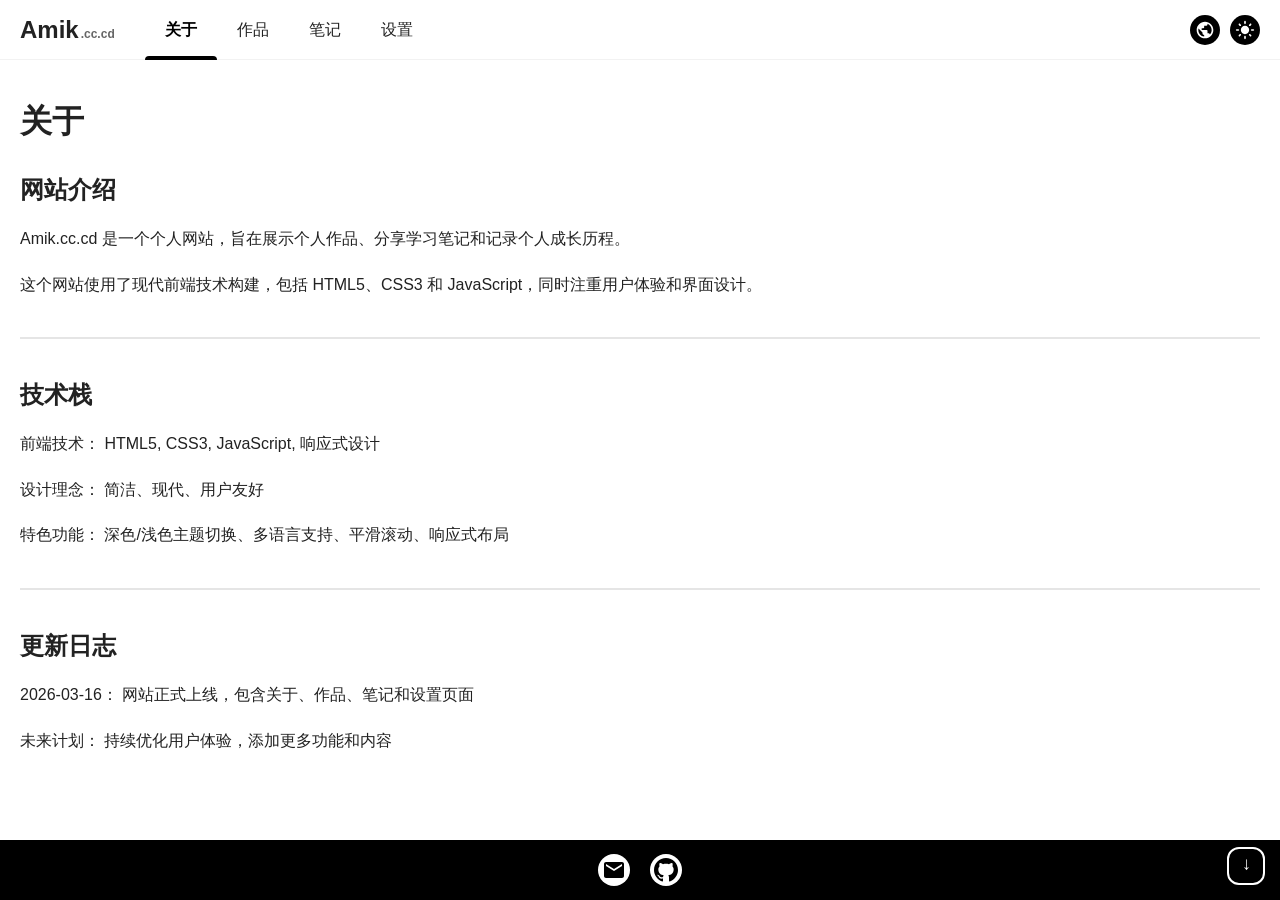
<file: about/index.html>
<!DOCTYPE html>
<html lang="zh-CN">
<head>
    <meta charset="UTF-8">
    <meta http-equiv="Content-Type" content="text/html; charset=UTF-8">
    <meta name="viewport" content="width=device-width, initial-scale=1.0, maximum-scale=1.0, user-scalable=no">
    <meta name="format-detection" content="telephone=no">
    <meta name="apple-mobile-web-app-capable" content="yes">
    <meta name="apple-mobile-web-app-status-bar-style" content="black-translucent">
    <title>关于 - Amik.cc.cd</title>

    <script src="../js/common.js"></script>
    <script>
        // 立即初始化主题和语言，避免页面闪烁
        (function() {
            // 检测localStorage可用性
            function isLocalStorageAvailable() {
                try {
                    const test = 'test';
                    localStorage.setItem(test, test);
                    localStorage.removeItem(test);
                    return true;
                } catch (e) {
                    return false;
                }
            }

            // 安全地获取localStorage值
            function getLocalStorage(key, defaultValue) {
                if (isLocalStorageAvailable()) {
                    return localStorage.getItem(key) || defaultValue;
                }
                return defaultValue;
            }

            // 应用主题设置
            function applyTheme() {
                const savedTheme = getLocalStorage('theme', 'light');
                let isDark = false;
                
                if (savedTheme === 'light') {
                    document.documentElement.dataset.theme = 'light';
                } else if (savedTheme === 'dark') {
                    document.documentElement.dataset.theme = 'dark';
                    isDark = true;
                } else if (savedTheme === 'system') {
                    const prefersDark = window.matchMedia('(prefers-color-scheme: dark)').matches;
                    document.documentElement.dataset.theme = prefersDark ? 'dark' : 'light';
                    isDark = prefersDark;
                }
                
                // 设置主题图标状态
                document.documentElement.style.setProperty('--theme-icon', isDark ? 'dark' : 'light');
            }

            // 应用语言设置
            function applyLanguage() {
                const savedLanguage = getLocalStorage('language', 'zh-CN');
                // 这里只设置语言，具体的语言更新由initPage()处理
            }

            // 应用字体大小设置
            function applyFontSize() {
                const savedFontSize = getLocalStorage('fontSize', '16');
                document.documentElement.style.fontSize = savedFontSize + 'px';
            }

            // 应用底边栏状态设置
            function applyFooterState() {
                // 检查底部栏默认展开设置和当前状态
                const footerDefault = getLocalStorage('footerDefault', 'true') === 'true';
                const savedFooterVisible = getLocalStorage('footerVisible', footerDefault ? 'true' : 'false') === 'true';
                
                // 这里只设置CSS变量，具体的DOM操作由initFooterState()处理
                // 这样可以在页面渲染前设置好基础样式
                document.documentElement.style.setProperty('--footer-visible', savedFooterVisible ? 'true' : 'false');
            }

            // 立即应用主题、语言、字体大小和底边栏状态
            applyTheme();
            applyLanguage();
            applyFontSize();
            applyFooterState();
        })();
    </script>
    <link rel="stylesheet" href="../css/style.css">

</head>
<body>

<div class="theme-mask" id="themeMask"></div>

<!-- 底部控制按钮：箭头单独包裹，只转箭头不转按钮 -->
<button class="footer-toggle" id="footerToggle" title="Shift+左键回顶部，Alt+左键回底部，左键单击展开收起底边栏">
    <span class="toggle-arrow" id="toggleArrow">↑</span>
</button>

<div class="navbar" id="navbar">
    <div class="logo" id="logo" onclick="location.href='../index.html'" title="单击返回主页">
        <span class="logo-main">Amik</span>
        <span class="logo-suffix">.cc.cd</span>
    </div>
    <div class="nav-links">
        <button class="nav-btn active" onclick="location.href='../about/index.html'" title="关于我们">关于</button>
        <button class="nav-btn" onclick="location.href='../works/index.html'" title="查看作品">作品</button>
        <button class="nav-btn" onclick="location.href='../notes/index.html'" title="阅读笔记">笔记</button>
        <button class="nav-btn" onclick="location.href='../setting/index.html'" title="设置">设置</button>
        <div class="nav-indicator" id="navIndicator" style="left: 0; width: 60px;"></div>
    </div>
</div>

<!-- 语言切换按钮 -->
<div class="language-toggle" id="languageToggle" title="切换语言">
    <svg width="20" height="20" viewBox="0 0 24 24" fill="currentColor">
        <path d="M12 2C6.48 2 2 6.48 2 12s4.48 10 10 10 10-4.48 10-10S17.52 2 12 2zm-1 17.93c-3.94-.49-7-3.85-7-7.93 0-.62.08-1.21.21-1.79L9 15v1c0 1.1.9 2 2 2v1.93zm6.9-2.54c-.26-.81-1-1.39-1.9-1.39h-1v-3c0-.55-.45-1-1-1H8v-2h2c.55 0 1-.45 1-1V7h2c1.1 0 2-.9 2-2v-.41c2.93 1.19 5 4.06 5 7.41 0 2.08-.8 3.97-2.1 5.39z"/>
    </svg>
</div>

<div class="theme-toggle" id="themeToggle" title="切换深浅"><svg width="20" height="20" viewBox="0 0 24 24" fill="currentColor" class="theme-icon"><path d="M12 7c-2.76 0-5 2.24-5 5s2.24 5 5 5 5-2.24 5-5-2.24-5-5-5zM2 13h2c.55 0 1-.45 1-1s-.45-1-1-1H2c-.55 0-1 .45-1 1s.45 1 1 1zm18 0h2c.55 0 1-.45 1-1s-.45-1-1-1h-2c-.55 0-1 .45-1 1s.45 1 1 1zM11 2v2c0 .55.45 1 1 1s1-.45 1-1V2c0-.55-.45-1-1-1s-1 .45-1 1zm0 18v2c0 .55.45 1 1 1s1-.45 1-1v-2c0-.55-.45-1-1-1s-1 .45-1 1zM5.99 4.58c-.39-.39-1.03-.39-1.41 0-.39.39-.39 1.03 0 1.41l1.06 1.06c.39.39 1.03.39 1.41 0s.39-1.03 0-1.41L5.99 4.58zm12.37 12.37c-.39-.39-1.03-.39-1.41 0-.39.39-.39 1.03 0 1.41l1.06 1.06c.39.39 1.03.39 1.41 0 .39-.39.39-1.03 0-1.41l-1.06-1.06zm1.06-10.96c.39-.39.39-1.03 0-1.41-.39-.39-1.03-.39-1.41 0l-1.06 1.06c-.39.39-.39 1.03 0 1.41s1.03.39 1.41 0l1.06-1.06zM7.05 18.36c.39-.39.39-1.03 0-1.41-.39-.39-1.03-.39-1.41 0l-1.06 1.06c-.39.39-.39 1.03 0 1.41s1.03.39 1.41 0l1.06-1.06z"/></svg></div>

<!-- 内容区域 -->
<div class="content" style="opacity: 0; transform: translateY(20px); transition: opacity 0.5s ease, transform 0.5s ease;">
    <h1>关于我们</h1>
    
    <div class="content-section">
        <h2>网站介绍</h2>
        <p>Amik.cc.cd 是一个个人网站，旨在展示个人作品、分享学习笔记和记录个人成长历程。</p>
        <p>这个网站使用了现代前端技术构建，包括 HTML5、CSS3 和 JavaScript，同时注重用户体验和界面设计。</p>
    </div>
    
    <div class="content-section">
        <h2>技术栈</h2>
        <p><strong>前端技术：</strong>HTML5, CSS3, JavaScript, 响应式设计</p>
        <p><strong>设计理念：</strong>简洁、现代、用户友好</p>
        <p><strong>特色功能：</strong>深色/浅色主题切换、多语言支持、平滑滚动、响应式布局</p>
    </div>
    
    <div class="content-section">
        <h2>更新日志</h2>
        <p><strong>2026-03-16：</strong>网站正式上线，包含关于、作品、笔记和设置页面</p>
        <p><strong>未来计划：</strong>持续优化用户体验，添加更多功能和内容</p>
    </div>
</div>

<script>
    // 页面加载完成后显示内容区域
    window.addEventListener('DOMContentLoaded', () => {
        const content = document.querySelector('.content');
        if (content) {
            content.style.opacity = '1';
            content.style.transform = 'translateY(0)';
        }
    });
</script>

<div class="footer" id="footer">
    <div class="social-item" id="socialItem">
        <a href="mailto:AmikKellan@gmail.com" class="social-btn" title="发送邮件">
            <svg width="24" height="24" viewBox="0 0 24 24" fill="currentColor">
                <path d="M20 4H4c-1.1 0-1.99.9-1.99 2L2 18c0 1.1.9 2 2 2h16c1.1 0 2-.9 2-2V6c0-1.1-.9-2-2-2zm0 4l-8 5-8-5V6l8 5 8-5v2z"/>
            </svg>
        </a>
    </div>
    <div class="social-item" id="socialItem">
        <a href="https://github.com/Amikkellan" target="_blank" rel="noopener noreferrer" class="social-btn" title="访问GitHub">
            <svg width="24" height="24" viewBox="0 0 24 24" fill="currentColor">
                <path d="M12 0c-6.626 0-12 5.373-12 12 0 5.302 3.438 9.8 8.207 11.387.599.111.793-.261.793-.577v-2.234c-3.338.726-4.033-1.416-4.033-1.416-.546-1.387-1.333-1.756-1.333-1.756-1.089-.745.083-.729.083-.729 1.205.084 1.839 1.237 1.839 1.237 1.07 1.834 2.807 1.304 3.492.997.107-.775.418-1.305.762-1.604-2.665-.305-5.467-1.334-5.467-5.931 0-1.311.469-2.381 1.236-3.221-.124-.303-.535-1.524.117-3.176 0 0 1.008-.322 3.301 1.23.957-.266 1.983-.399 3.003-.404 1.02.005 2.047.138 3.006.404 2.291-1.552 3.297-1.23 3.297-1.23.653 1.653.242 2.874.118 3.176.77.84 1.235 1.911 1.235 3.221 0 4.609-2.807 5.624-5.479 5.921.43.372.823 1.102.823 2.222v3.293c0 .319.192.694.801.576 4.765-1.589 8.199-6.086 8.199-11.386 0-6.627-5.373-12-12-12z"/>
            </svg>
        </a>
    </div>
</div>

<script>
    let currentLanguage = getLocalStorage('language', 'zh-CN');

    // 更新语言
    function updateLanguage(lang) {
        // 如果没有传递语言参数，使用当前语言
        if (!lang) {
            lang = currentLanguage;
        } else {
            // 更新全局变量
            currentLanguage = lang;
        }
        
        const elements = {
            'zh-CN': {
                'about': '关于',
                'works': '作品',
                'notes': '笔记',
                'settings': '设置',
                'copyEmail': '点击以复制',
                'footerToggle': 'Shift+左键回顶部，Alt+左键回底部，左键单击展开收起底边栏',
                'themeToggle': '切换深浅',
                'languageToggle': '切换语言',
                'logo': '单击返回主页',
                'pageTitle': '关于',
                'siteIntro': '网站介绍',
                'siteDesc': 'Amik.cc.cd 是一个个人网站，旨在展示个人作品、分享学习笔记和记录个人成长历程。',
                'siteTech': '这个网站使用了现代前端技术构建，包括 HTML5、CSS3 和 JavaScript，同时注重用户体验和界面设计。',
                'techStack': '技术栈',
                'frontend': '前端技术：',
                'frontendTech': 'HTML5, CSS3, JavaScript, 响应式设计',
                'design': '设计理念：',
                'designConcept': '简洁、现代、用户友好',
                'features': '特色功能：',
                'featureList': '深色/浅色主题切换、多语言支持、平滑滚动、响应式布局',
                'updateLog': '更新日志',
                'update2026': '2026-03-16：',
                'updateDesc': '网站正式上线，包含关于、作品、笔记和设置页面',
                'futurePlan': '未来计划：',
                'futureDesc': '持续优化用户体验，添加更多功能和内容'
            },
            'en-US': {
                'about': 'About',
                'works': 'Works',
                'notes': 'Notes',
                'settings': 'Settings',
                'copyEmail': 'Click to copy',
                'footerToggle': 'Shift+Left Click to top, Alt+Left Click to bottom, Left Click to toggle footer',
                'themeToggle': 'Toggle theme',
                'languageToggle': 'Toggle language',
                'logo': 'Click to return to home page',
                'pageTitle': 'About',
                'siteIntro': 'Site Introduction',
                'siteDesc': 'Amik.cc.cd is a personal website designed to showcase personal works, share study notes, and record personal growth.',
                'siteTech': 'This website is built using modern frontend technologies, including HTML5, CSS3, and JavaScript, with a focus on user experience and interface design.',
                'techStack': 'Technology Stack',
                'frontend': 'Frontend Technologies:',
                'frontendTech': 'HTML5, CSS3, JavaScript, Responsive Design',
                'design': 'Design Concept:',
                'designConcept': 'Simple, Modern, User-friendly',
                'features': 'Features:',
                'featureList': 'Dark/Light Theme Switching, Multi-language Support, Smooth Scrolling, Responsive Layout',
                'updateLog': 'Update Log',
                'update2026': '2026-03-16:',
                'updateDesc': 'Website officially launched, including About, Works, Notes, and Settings pages',
                'futurePlan': 'Future Plans:',
                'futureDesc': 'Continuously optimize user experience and add more features and content'
            }
        };

        // 更新页面标题
        document.title = elements[lang]['pageTitle'] + ' - Amik.cc.cd';

        // 使用通用函数更新导航按钮
        updateNavButtons(lang, elements);

        // 更新其他提示文本
        document.getElementById('logo').title = elements[lang]['logo'];
        document.getElementById('footerToggle').title = elements[lang]['footerToggle'];
        document.getElementById('themeToggle').title = elements[lang]['themeToggle'];
        document.getElementById('languageToggle').title = elements[lang]['languageToggle'];

        // 更新内容
        document.querySelector('.content h1').textContent = elements[lang]['pageTitle'];
        document.querySelectorAll('.content-section h2')[0].textContent = elements[lang]['siteIntro'];
        document.querySelectorAll('.content-section p')[0].textContent = elements[lang]['siteDesc'];
        document.querySelectorAll('.content-section p')[1].textContent = elements[lang]['siteTech'];
        document.querySelectorAll('.content-section h2')[1].textContent = elements[lang]['techStack'];
        document.querySelectorAll('.content-section p')[2].textContent = elements[lang]['frontend'] + ' ' + elements[lang]['frontendTech'];
        document.querySelectorAll('.content-section p')[3].textContent = elements[lang]['design'] + ' ' + elements[lang]['designConcept'];
        document.querySelectorAll('.content-section p')[4].textContent = elements[lang]['features'] + ' ' + elements[lang]['featureList'];
        document.querySelectorAll('.content-section h2')[2].textContent = elements[lang]['updateLog'];
        document.querySelectorAll('.content-section p')[5].textContent = elements[lang]['update2026'] + ' ' + elements[lang]['updateDesc'];
        document.querySelectorAll('.content-section p')[6].textContent = elements[lang]['futurePlan'] + ' ' + elements[lang]['futureDesc'];
        
        // 语言切换后重新初始化导航指示器
        setTimeout(initNavIndicator, 100);
    }

    // 页面加载完成后初始化
    window.addEventListener('DOMContentLoaded', () => {
        // 初始化页面公共功能
        currentLanguage = initPage();
        updateLanguage();
    });
</script>
</body>
</html>
</file>
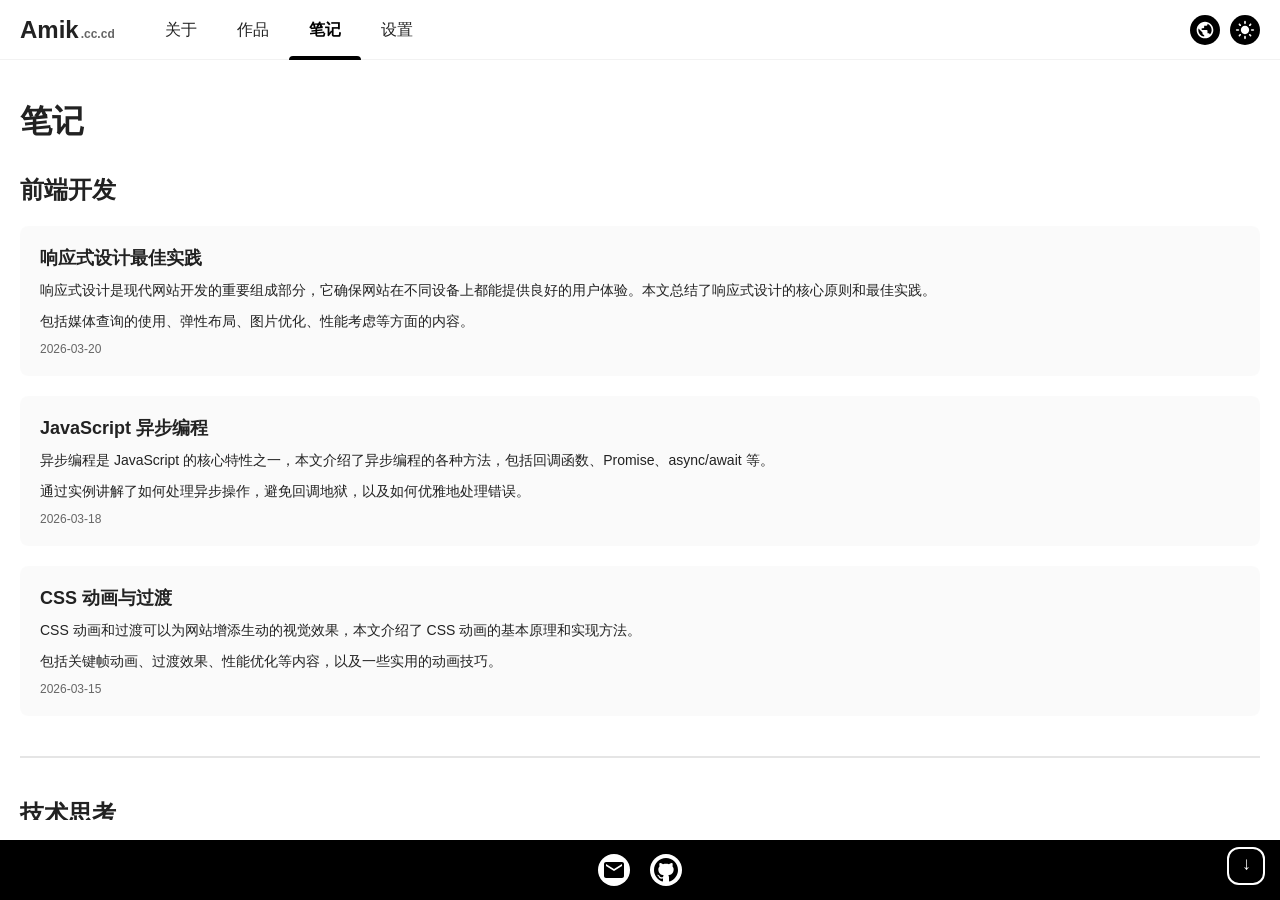
<file: notes/index.html>
<!DOCTYPE html>
<html lang="zh-CN">
<head>
    <meta charset="UTF-8">
    <meta http-equiv="Content-Type" content="text/html; charset=UTF-8">
    <meta name="viewport" content="width=device-width, initial-scale=1.0, maximum-scale=1.0, user-scalable=no">
    <meta name="format-detection" content="telephone=no">
    <meta name="apple-mobile-web-app-capable" content="yes">
    <meta name="apple-mobile-web-app-status-bar-style" content="black-translucent">
    <title>笔记 - Amik.cc.cd</title>

    <script src="../js/common.js"></script>
    <script>
        // 立即初始化主题和语言，避免页面闪烁
        (function() {
            // 检测localStorage可用性
            function isLocalStorageAvailable() {
                try {
                    const test = 'test';
                    localStorage.setItem(test, test);
                    localStorage.removeItem(test);
                    return true;
                } catch (e) {
                    return false;
                }
            }

            // 安全地获取localStorage值
            function getLocalStorage(key, defaultValue) {
                if (isLocalStorageAvailable()) {
                    return localStorage.getItem(key) || defaultValue;
                }
                return defaultValue;
            }

            // 应用主题设置
            function applyTheme() {
                const savedTheme = getLocalStorage('theme', 'light');
                let isDark = false;
                
                if (savedTheme === 'light') {
                    document.documentElement.dataset.theme = 'light';
                } else if (savedTheme === 'dark') {
                    document.documentElement.dataset.theme = 'dark';
                    isDark = true;
                } else if (savedTheme === 'system') {
                    const prefersDark = window.matchMedia('(prefers-color-scheme: dark)').matches;
                    document.documentElement.dataset.theme = prefersDark ? 'dark' : 'light';
                    isDark = prefersDark;
                }
                
                // 设置主题图标状态
                document.documentElement.style.setProperty('--theme-icon', isDark ? 'dark' : 'light');
            }

            // 应用语言设置
            function applyLanguage() {
                const savedLanguage = getLocalStorage('language', 'zh-CN');
                // 这里只设置语言，具体的语言更新由initPage()处理
            }

            // 应用字体大小设置
            function applyFontSize() {
                const savedFontSize = getLocalStorage('fontSize', '16');
                document.documentElement.style.fontSize = savedFontSize + 'px';
            }

            // 应用底边栏状态设置
            function applyFooterState() {
                // 检查底部栏默认展开设置和当前状态
                const footerDefault = getLocalStorage('footerDefault', 'true') === 'true';
                const savedFooterVisible = getLocalStorage('footerVisible', footerDefault ? 'true' : 'false') === 'true';
                
                // 这里只设置CSS变量，具体的DOM操作由initFooterState()处理
                // 这样可以在页面渲染前设置好基础样式
                document.documentElement.style.setProperty('--footer-visible', savedFooterVisible ? 'true' : 'false');
            }

            // 立即应用主题、语言、字体大小和底边栏状态
            applyTheme();
            applyLanguage();
            applyFontSize();
            applyFooterState();
        })();
    </script>
    <link rel="stylesheet" href="../css/style.css">

</head>
<body>

<div class="theme-mask" id="themeMask"></div>

<!-- 底部控制按钮：箭头单独包裹，只转箭头不转按钮 -->
<button class="footer-toggle" id="footerToggle" title="Shift+左键回顶部，Alt+左键回底部，左键单击展开收起底边栏">
    <span class="toggle-arrow" id="toggleArrow">↑</span>
</button>

<div class="navbar" id="navbar">
    <div class="logo" id="logo" onclick="location.href='../index.html'" title="单击返回主页">
        <span class="logo-main">Amik</span>
        <span class="logo-suffix">.cc.cd</span>
    </div>
    <div class="nav-links">
        <button class="nav-btn" onclick="location.href='../about/index.html'" title="关于我们">关于</button>
        <button class="nav-btn" onclick="location.href='../works/index.html'" title="查看作品">作品</button>
        <button class="nav-btn active" onclick="location.href='../notes/index.html'" title="阅读笔记">笔记</button>
        <button class="nav-btn" onclick="location.href='../setting/index.html'" title="设置">设置</button>
        <div class="nav-indicator" id="navIndicator" style="left: 120px; width: 60px;"></div>
    </div>
</div>

<!-- 语言切换按钮 -->
<div class="language-toggle" id="languageToggle" title="切换语言">
    <svg width="20" height="20" viewBox="0 0 24 24" fill="currentColor">
        <path d="M12 2C6.48 2 2 6.48 2 12s4.48 10 10 10 10-4.48 10-10S17.52 2 12 2zm-1 17.93c-3.94-.49-7-3.85-7-7.93 0-.62.08-1.21.21-1.79L9 15v1c0 1.1.9 2 2 2v1.93zm6.9-2.54c-.26-.81-1-1.39-1.9-1.39h-1v-3c0-.55-.45-1-1-1H8v-2h2c.55 0 1-.45 1-1V7h2c1.1 0 2-.9 2-2v-.41c2.93 1.19 5 4.06 5 7.41 0 2.08-.8 3.97-2.1 5.39z"/>
    </svg>
</div>

<div class="theme-toggle" id="themeToggle" title="切换深浅"><svg width="20" height="20" viewBox="0 0 24 24" fill="currentColor" class="theme-icon"><path d="M12 7c-2.76 0-5 2.24-5 5s2.24 5 5 5 5-2.24 5-5-2.24-5-5-5zM2 13h2c.55 0 1-.45 1-1s-.45-1-1-1H2c-.55 0-1 .45-1 1s.45 1 1 1zm18 0h2c.55 0 1-.45 1-1s-.45-1-1-1h-2c-.55 0-1 .45-1 1s.45 1 1 1zM11 2v2c0 .55.45 1 1 1s1-.45 1-1V2c0-.55-.45-1-1-1s-1 .45-1 1zm0 18v2c0 .55.45 1 1 1s1-.45 1-1v-2c0-.55-.45-1-1-1s-1 .45-1 1zM5.99 4.58c-.39-.39-1.03-.39-1.41 0-.39.39-.39 1.03 0 1.41l1.06 1.06c.39.39 1.03.39 1.41 0s.39-1.03 0-1.41L5.99 4.58zm12.37 12.37c-.39-.39-1.03-.39-1.41 0-.39.39-.39 1.03 0 1.41l1.06 1.06c.39.39 1.03.39 1.41 0 .39-.39.39-1.03 0-1.41l-1.06-1.06zm1.06-10.96c.39-.39.39-1.03 0-1.41-.39-.39-1.03-.39-1.41 0l-1.06 1.06c-.39.39-.39 1.03 0 1.41s1.03.39 1.41 0l1.06-1.06zM7.05 18.36c.39-.39.39-1.03 0-1.41-.39-.39-1.03-.39-1.41 0l-1.06 1.06c-.39.39-.39 1.03 0 1.41s1.03.39 1.41 0l1.06-1.06z"/></svg></div>

<!-- 阅读进度条 -->
<div class="progress-bar" id="progressBar">
    <div class="progress-bar-fill" id="progressBarFill"></div>
</div>

<!-- 内容区域 -->
<div class="content" style="opacity: 0; transform: translateY(20px); transition: opacity 0.5s ease, transform 0.5s ease;">
    <h1>笔记</h1>
    
    <div class="content-section">
        <h2>前端开发</h2>
        
        <div class="note-card">
            <h3>响应式设计最佳实践</h3>
            <p>响应式设计是现代网站开发的重要组成部分，它确保网站在不同设备上都能提供良好的用户体验。本文总结了响应式设计的核心原则和最佳实践。</p>
            <p>包括媒体查询的使用、弹性布局、图片优化、性能考虑等方面的内容。</p>
            <div class="note-date">2026-03-20</div>
        </div>
        
        <div class="note-card">
            <h3>JavaScript 异步编程</h3>
            <p>异步编程是 JavaScript 的核心特性之一，本文介绍了异步编程的各种方法，包括回调函数、Promise、async/await 等。</p>
            <p>通过实例讲解了如何处理异步操作，避免回调地狱，以及如何优雅地处理错误。</p>
            <div class="note-date">2026-03-18</div>
        </div>
        
        <div class="note-card">
            <h3>CSS 动画与过渡</h3>
            <p>CSS 动画和过渡可以为网站增添生动的视觉效果，本文介绍了 CSS 动画的基本原理和实现方法。</p>
            <p>包括关键帧动画、过渡效果、性能优化等内容，以及一些实用的动画技巧。</p>
            <div class="note-date">2026-03-15</div>
        </div>
    </div>
    
    <div class="content-section">
        <h2>技术思考</h2>
        
        <div class="note-card">
            <h3>前端性能优化策略</h3>
            <p>性能优化是前端开发中不可忽视的重要环节，本文总结了前端性能优化的各种策略和方法。</p>
            <p>包括资源加载优化、代码分割、缓存策略、渲染性能等方面的内容。</p>
            <div class="note-date">2026-03-12</div>
        </div>
        
        <div class="note-card">
            <h3>现代前端框架对比</h3>
            <p>当前前端生态中有多种流行的框架，本文对 React、Vue、Angular 等主流框架进行了对比分析。</p>
            <p>从性能、学习曲线、生态系统等方面进行了详细的比较，帮助开发者选择适合自己的框架。</p>
            <div class="note-date">2026-03-10</div>
        </div>
    </div>
    
    <div class="content-section">
        <h2>学习资源</h2>
        <p>推荐一些优质的前端学习资源：</p>
        <ul style="margin-left: 20px; margin-bottom: 20px;">
            <li style="margin-bottom: 10px;">MDN Web Docs - 权威的 Web 开发文档</li>
            <li style="margin-bottom: 10px;">CSS-Tricks - 实用的 CSS 技巧和教程</li>
            <li style="margin-bottom: 10px;">JavaScript.info - 现代 JavaScript 教程</li>
            <li style="margin-bottom: 10px;">Frontend Masters - 高质量的前端课程</li>
        </ul>
    </div>
</div>

<script>
    // 页面加载完成后显示内容区域
    window.addEventListener('DOMContentLoaded', () => {
        const content = document.querySelector('.content');
        if (content) {
            content.style.opacity = '1';
            content.style.transform = 'translateY(0)';
        }
    });
</script>

<div class="footer" id="footer">
    <div class="social-item" id="socialItem">
        <a href="mailto:AmikKellan@gmail.com" class="social-btn" title="发送邮件">
            <svg width="24" height="24" viewBox="0 0 24 24" fill="currentColor">
                <path d="M20 4H4c-1.1 0-1.99.9-1.99 2L2 18c0 1.1.9 2 2 2h16c1.1 0 2-.9 2-2V6c0-1.1-.9-2-2-2zm0 4l-8 5-8-5V6l8 5 8-5v2z"/>
            </svg>
        </a>
    </div>
    <div class="social-item" id="socialItem">
        <a href="https://github.com/Amikkellan" target="_blank" rel="noopener noreferrer" class="social-btn" title="访问GitHub">
            <svg width="24" height="24" viewBox="0 0 24 24" fill="currentColor">
                <path d="M12 0c-6.626 0-12 5.373-12 12 0 5.302 3.438 9.8 8.207 11.387.599.111.793-.261.793-.577v-2.234c-3.338.726-4.033-1.416-4.033-1.416-.546-1.387-1.333-1.756-1.333-1.756-1.089-.745.083-.729.083-.729 1.205.084 1.839 1.237 1.839 1.237 1.07 1.834 2.807 1.304 3.492.997.107-.775.418-1.305.762-1.604-2.665-.305-5.467-1.334-5.467-5.931 0-1.311.469-2.381 1.236-3.221-.124-.303-.535-1.524.117-3.176 0 0 1.008-.322 3.301 1.23.957-.266 1.983-.399 3.003-.404 1.02.005 2.047.138 3.006.404 2.291-1.552 3.297-1.23 3.297-1.23.653 1.653.242 2.874.118 3.176.77.84 1.235 1.911 1.235 3.221 0 4.609-2.807 5.624-5.479 5.921.43.372.823 1.102.823 2.222v3.293c0 .319.192.694.801.576 4.765-1.589 8.199-6.086 8.199-11.386 0-6.627-5.373-12-12-12z"/>
            </svg>
        </a>
    </div>
</div>

<script>
    let currentLanguage = getLocalStorage('language', 'zh-CN');

    // 更新语言
    function updateLanguage(lang) {
        // 如果没有传递语言参数，使用当前语言
        if (!lang) {
            lang = currentLanguage;
        } else {
            // 更新全局变量
            currentLanguage = lang;
        }
        
        const elements = {
            'zh-CN': {
                'about': '关于',
                'works': '作品',
                'notes': '笔记',
                'settings': '设置',
                'copyEmail': '点击以复制',
                'footerToggle': 'Shift+左键回顶部，Alt+左键回底部，左键单击展开收起底边栏',
                'themeToggle': '切换深浅',
                'languageToggle': '切换语言',
                'logo': '单击返回主页',
                'pageTitle': '笔记',
                'frontendDev': '前端开发',
                'note1': '响应式设计最佳实践',
                'note1Desc1': '响应式设计是现代网站开发的重要组成部分，它确保网站在不同设备上都能提供良好的用户体验。本文总结了响应式设计的核心原则和最佳实践。',
                'note1Desc2': '包括媒体查询的使用、弹性布局、图片优化、性能考虑等方面的内容。',
                'note1Date': '2026-03-20',
                'note2': 'JavaScript 异步编程',
                'note2Desc1': '异步编程是 JavaScript 的核心特性之一，本文介绍了异步编程的各种方法，包括回调函数、Promise、async/await 等。',
                'note2Desc2': '通过实例讲解了如何处理异步操作，避免回调地狱，以及如何优雅地处理错误。',
                'note2Date': '2026-03-18',
                'note3': 'CSS 动画与过渡',
                'note3Desc1': 'CSS 动画和过渡可以为网站增添生动的视觉效果，本文介绍了 CSS 动画的基本原理和实现方法。',
                'note3Desc2': '包括关键帧动画、过渡效果、性能优化等内容，以及一些实用的动画技巧。',
                'note3Date': '2026-03-15',
                'techThoughts': '技术思考',
                'note4': '前端性能优化策略',
                'note4Desc1': '性能优化是前端开发中不可忽视的重要环节，本文总结了前端性能优化的各种策略和方法。',
                'note4Desc2': '包括资源加载优化、代码分割、缓存策略、渲染性能等方面的内容。',
                'note4Date': '2026-03-12',
                'note5': '现代前端框架对比',
                'note5Desc1': '当前前端生态中有多种流行的框架，本文对 React、Vue、Angular 等主流框架进行了对比分析。',
                'note5Desc2': '从性能、学习曲线、生态系统等方面进行了详细的比较，帮助开发者选择适合自己的框架。',
                'note5Date': '2026-03-10',
                'learningResources': '学习资源',
                'resourcesDesc': '推荐一些优质的前端学习资源：',
                'resource1': 'MDN Web Docs - 权威的 Web 开发文档',
                'resource2': 'CSS-Tricks - 实用的 CSS 技巧和教程',
                'resource3': 'JavaScript.info - 现代 JavaScript 教程',
                'resource4': 'Frontend Masters - 高质量的前端课程'
            },
            'en-US': {
                'about': 'About',
                'works': 'Works',
                'notes': 'Notes',
                'settings': 'Settings',
                'copyEmail': 'Click to copy',
                'footerToggle': 'Shift+Left Click to top, Alt+Left Click to bottom, Left Click to toggle footer',
                'themeToggle': 'Toggle theme',
                'languageToggle': 'Toggle language',
                'logo': 'Click to return to home page',
                'pageTitle': 'Notes',
                'frontendDev': 'Frontend Development',
                'note1': 'Responsive Design Best Practices',
                'note1Desc1': 'Responsive design is an important part of modern web development, ensuring websites provide a good user experience across different devices. This article summarizes the core principles and best practices of responsive design.',
                'note1Desc2': 'Including the use of media queries, flexible layouts, image optimization, performance considerations, and more.',
                'note1Date': '2026-03-20',
                'note2': 'JavaScript Asynchronous Programming',
                'note2Desc1': 'Asynchronous programming is one of the core features of JavaScript. This article introduces various methods of asynchronous programming, including callbacks, Promises, async/await, etc.',
                'note2Desc2': 'Through examples, it explains how to handle asynchronous operations, avoid callback hell, and gracefully handle errors.',
                'note2Date': '2026-03-18',
                'note3': 'CSS Animations and Transitions',
                'note3Desc1': 'CSS animations and transitions can add vivid visual effects to websites. This article introduces the basic principles and implementation methods of CSS animations.',
                'note3Desc2': 'Including keyframe animations, transition effects, performance optimization, and some practical animation techniques.',
                'note3Date': '2026-03-15',
                'techThoughts': 'Technical Thoughts',
                'note4': 'Frontend Performance Optimization Strategies',
                'note4Desc1': 'Performance optimization is an important aspect of frontend development that cannot be ignored. This article summarizes various strategies and methods for frontend performance optimization.',
                'note4Desc2': 'Including resource loading optimization, code splitting, caching strategies, rendering performance, and more.',
                'note4Date': '2026-03-12',
                'note5': 'Modern Frontend Framework Comparison',
                'note5Desc1': 'There are many popular frameworks in the current frontend ecosystem. This article provides a comparative analysis of mainstream frameworks such as React, Vue, and Angular.',
                'note5Desc2': 'A detailed comparison from aspects such as performance, learning curve, ecosystem, etc., to help developers choose the framework that suits them.',
                'note5Date': '2026-03-10',
                'learningResources': 'Learning Resources',
                'resourcesDesc': 'Recommended quality frontend learning resources:',
                'resource1': 'MDN Web Docs - Authoritative web development documentation',
                'resource2': 'CSS-Tricks - Practical CSS tips and tutorials',
                'resource3': 'JavaScript.info - Modern JavaScript tutorial',
                'resource4': 'Frontend Masters - High-quality frontend courses'
            }
        };

        // 更新页面标题
        document.title = elements[lang]['pageTitle'] + ' - Amik.cc.cd';

        // 使用通用函数更新导航按钮
        updateNavButtons(lang, elements);

        // 更新其他提示文本
        document.getElementById('logo').title = elements[lang]['logo'];
        document.getElementById('footerToggle').title = elements[lang]['footerToggle'];
        document.getElementById('themeToggle').title = elements[lang]['themeToggle'];
        document.getElementById('languageToggle').title = elements[lang]['languageToggle'];

        // 更新内容
        document.querySelector('.content h1').textContent = elements[lang]['pageTitle'];
        document.querySelectorAll('.content-section h2')[0].textContent = elements[lang]['frontendDev'];
        document.querySelectorAll('.note-card h3')[0].textContent = elements[lang]['note1'];
        document.querySelectorAll('.note-card p')[0].textContent = elements[lang]['note1Desc1'];
        document.querySelectorAll('.note-card p')[1].textContent = elements[lang]['note1Desc2'];
        document.querySelectorAll('.note-date')[0].textContent = elements[lang]['note1Date'];
        document.querySelectorAll('.note-card h3')[1].textContent = elements[lang]['note2'];
        document.querySelectorAll('.note-card p')[2].textContent = elements[lang]['note2Desc1'];
        document.querySelectorAll('.note-card p')[3].textContent = elements[lang]['note2Desc2'];
        document.querySelectorAll('.note-date')[1].textContent = elements[lang]['note2Date'];
        document.querySelectorAll('.note-card h3')[2].textContent = elements[lang]['note3'];
        document.querySelectorAll('.note-card p')[4].textContent = elements[lang]['note3Desc1'];
        document.querySelectorAll('.note-card p')[5].textContent = elements[lang]['note3Desc2'];
        document.querySelectorAll('.note-date')[2].textContent = elements[lang]['note3Date'];
        document.querySelectorAll('.content-section h2')[1].textContent = elements[lang]['techThoughts'];
        document.querySelectorAll('.note-card h3')[3].textContent = elements[lang]['note4'];
        document.querySelectorAll('.note-card p')[6].textContent = elements[lang]['note4Desc1'];
        document.querySelectorAll('.note-card p')[7].textContent = elements[lang]['note4Desc2'];
        document.querySelectorAll('.note-date')[3].textContent = elements[lang]['note4Date'];
        document.querySelectorAll('.note-card h3')[4].textContent = elements[lang]['note5'];
        document.querySelectorAll('.note-card p')[8].textContent = elements[lang]['note5Desc1'];
        document.querySelectorAll('.note-card p')[9].textContent = elements[lang]['note5Desc2'];
        document.querySelectorAll('.note-date')[4].textContent = elements[lang]['note5Date'];
        document.querySelectorAll('.content-section h2')[2].textContent = elements[lang]['learningResources'];
        document.querySelectorAll('.content-section p')[10].textContent = elements[lang]['resourcesDesc'];
        document.querySelectorAll('.content-section ul li')[0].textContent = elements[lang]['resource1'];
        document.querySelectorAll('.content-section ul li')[1].textContent = elements[lang]['resource2'];
        document.querySelectorAll('.content-section ul li')[2].textContent = elements[lang]['resource3'];
        document.querySelectorAll('.content-section ul li')[3].textContent = elements[lang]['resource4'];
        
        // 语言切换后重新初始化导航指示器
        setTimeout(initNavIndicator, 100);
    }

    // 初始化阅读进度条
    function initProgressBar() {
        const progressBarFill = document.getElementById('progressBarFill');
        if (progressBarFill) {
            // 初始更新进度条
            updateProgressBar();
            
            // 添加滚动事件监听器
            window.addEventListener('scroll', updateProgressBar);
        }
    }
    
    // 更新阅读进度条
    function updateProgressBar() {
        const progressBarFill = document.getElementById('progressBarFill');
        if (progressBarFill) {
            const scrollTop = window.pageYOffset || document.documentElement.scrollTop;
            const scrollHeight = document.documentElement.scrollHeight;
            const clientHeight = document.documentElement.clientHeight;
            const scrollPercentage = (scrollTop / (scrollHeight - clientHeight)) * 100;
            progressBarFill.style.height = scrollPercentage + '%';
        }
    }

    // 页面加载完成后初始化
    window.addEventListener('DOMContentLoaded', () => {
        // 初始化页面公共功能
        currentLanguage = initPage();
        updateLanguage();
        
        // 初始化阅读进度条
        initProgressBar();
    });
</script>
</body>
</html>
</file>
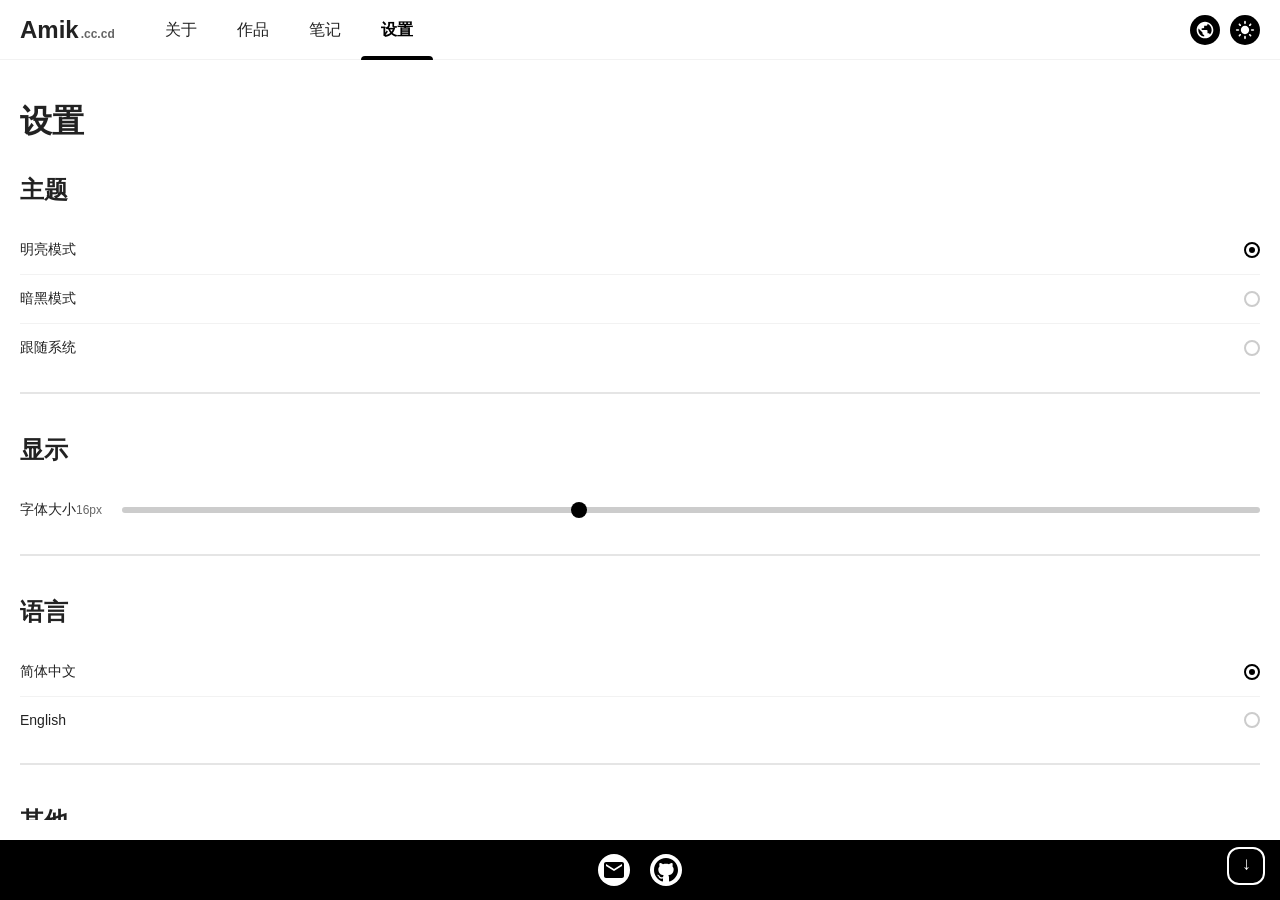
<file: setting/index.html>
<!DOCTYPE html>
<html lang="zh-CN">
<head>
    <meta charset="UTF-8">
    <meta http-equiv="Content-Type" content="text/html; charset=UTF-8">
    <meta name="viewport" content="width=device-width, initial-scale=1.0, maximum-scale=1.0, user-scalable=no">
    <meta name="format-detection" content="telephone=no">
    <meta name="apple-mobile-web-app-capable" content="yes">
    <meta name="apple-mobile-web-app-status-bar-style" content="black-translucent">
    <title>设置 - Amik.cc.cd</title>

    <script src="../js/common.js"></script>
    <script>
        // 立即初始化主题和语言，避免页面闪烁
        (function() {
            // 检测localStorage可用性
            function isLocalStorageAvailable() {
                try {
                    const test = 'test';
                    localStorage.setItem(test, test);
                    localStorage.removeItem(test);
                    return true;
                } catch (e) {
                    return false;
                }
            }

            // 安全地获取localStorage值
            function getLocalStorage(key, defaultValue) {
                if (isLocalStorageAvailable()) {
                    return localStorage.getItem(key) || defaultValue;
                }
                return defaultValue;
            }

            // 应用主题设置
            function applyTheme() {
                const savedTheme = getLocalStorage('theme', 'light');
                let isDark = false;
                
                if (savedTheme === 'light') {
                    document.documentElement.dataset.theme = 'light';
                } else if (savedTheme === 'dark') {
                    document.documentElement.dataset.theme = 'dark';
                    isDark = true;
                } else if (savedTheme === 'system') {
                    const prefersDark = window.matchMedia('(prefers-color-scheme: dark)').matches;
                    document.documentElement.dataset.theme = prefersDark ? 'dark' : 'light';
                    isDark = prefersDark;
                }
                
                // 设置主题图标状态
                document.documentElement.style.setProperty('--theme-icon', isDark ? 'dark' : 'light');
            }

            // 应用语言设置
            function applyLanguage() {
                const savedLanguage = getLocalStorage('language', 'zh-CN');
                // 这里只设置语言，具体的语言更新由initPage()处理
            }

            // 应用字体大小设置
            function applyFontSize() {
                const savedFontSize = getLocalStorage('fontSize', '16');
                document.documentElement.style.fontSize = savedFontSize + 'px';
            }

            // 应用底边栏状态设置
            function applyFooterState() {
                // 检查底部栏默认展开设置和当前状态
                const footerDefault = getLocalStorage('footerDefault', 'true') === 'true';
                const savedFooterVisible = getLocalStorage('footerVisible', footerDefault ? 'true' : 'false') === 'true';
                
                // 这里只设置CSS变量，具体的DOM操作由initFooterState()处理
                // 这样可以在页面渲染前设置好基础样式
                document.documentElement.style.setProperty('--footer-visible', savedFooterVisible ? 'true' : 'false');
            }

            // 立即应用主题、语言、字体大小和底边栏状态
            applyTheme();
            applyLanguage();
            applyFontSize();
            applyFooterState();
        })();
    </script>
    <link rel="stylesheet" href="../css/style.css">

</head>
<body>

<div class="theme-mask" id="themeMask"></div>

<!-- 底部控制按钮：箭头单独包裹，只转箭头不转按钮 -->
<button class="footer-toggle" id="footerToggle" title="Shift+左键回顶部，Alt+左键回底部，左键单击展开收起底边栏">
    <span class="toggle-arrow" id="toggleArrow">↑</span>
</button>

<div class="navbar" id="navbar">
    <div class="logo" id="logo" onclick="location.href='../index.html'" title="单击返回主页">
        <span class="logo-main">Amik</span>
        <span class="logo-suffix">.cc.cd</span>
    </div>
    <div class="nav-links">
        <button class="nav-btn" onclick="location.href='../about/index.html'" title="关于我们">关于</button>
        <button class="nav-btn" onclick="location.href='../works/index.html'" title="查看作品">作品</button>
        <button class="nav-btn" onclick="location.href='../notes/index.html'" title="阅读笔记">笔记</button>
        <button class="nav-btn active" onclick="location.href='../setting/index.html'" title="设置">设置</button>
        <div class="nav-indicator" id="navIndicator"></div>
    </div>
</div>

<!-- 语言切换按钮 -->
<div class="language-toggle" id="languageToggle" title="切换语言">
    <svg width="20" height="20" viewBox="0 0 24 24" fill="currentColor">
        <path d="M12 2C6.48 2 2 6.48 2 12s4.48 10 10 10 10-4.48 10-10S17.52 2 12 2zm-1 17.93c-3.94-.49-7-3.85-7-7.93 0-.62.08-1.21.21-1.79L9 15v1c0 1.1.9 2 2 2v1.93zm6.9-2.54c-.26-.81-1-1.39-1.9-1.39h-1v-3c0-.55-.45-1-1-1H8v-2h2c.55 0 1-.45 1-1V7h2c1.1 0 2-.9 2-2v-.41c2.93 1.19 5 4.06 5 7.41 0 2.08-.8 3.97-2.1 5.39z"/>
    </svg>
</div>

<div class="theme-toggle" id="themeToggle" title="切换深浅"><svg width="20" height="20" viewBox="0 0 24 24" fill="currentColor" class="theme-icon"><path d="M12 7c-2.76 0-5 2.24-5 5s2.24 5 5 5 5-2.24 5-5-2.24-5-5-5zM2 13h2c.55 0 1-.45 1-1s-.45-1-1-1H2c-.55 0-1 .45-1 1s.45 1 1 1zm18 0h2c.55 0 1-.45 1-1s-.45-1-1-1h-2c-.55 0-1 .45-1 1s.45 1 1 1zM11 2v2c0 .55.45 1 1 1s1-.45 1-1V2c0-.55-.45-1-1-1s-1 .45-1 1zm0 18v2c0 .55.45 1 1 1s1-.45 1-1v-2c0-.55-.45-1-1-1s-1 .45-1 1zM5.99 4.58c-.39-.39-1.03-.39-1.41 0-.39.39-.39 1.03 0 1.41l1.06 1.06c.39.39 1.03.39 1.41 0s.39-1.03 0-1.41L5.99 4.58zm12.37 12.37c-.39-.39-1.03-.39-1.41 0-.39.39-.39 1.03 0 1.41l1.06 1.06c.39.39 1.03.39 1.41 0 .39-.39.39-1.03 0-1.41l-1.06-1.06zm1.06-10.96c.39-.39.39-1.03 0-1.41-.39-.39-1.03-.39-1.41 0l-1.06 1.06c-.39.39-.39 1.03 0 1.41s1.03.39 1.41 0l1.06-1.06zM7.05 18.36c.39-.39.39-1.03 0-1.41-.39-.39-1.03-.39-1.41 0l-1.06 1.06c-.39.39-.39 1.03 0 1.41s1.03.39 1.41 0l1.06-1.06z"/></svg></div>

<!-- 内容区域 -->
<div class="content" style="opacity: 0; transform: translateY(20px); transition: opacity 0.5s ease, transform 0.5s ease;">
    <h1>设置</h1>
    
    <div class="content-section" id="theme-section" style="opacity: 0; transform: translateY(20px); transition: opacity 0.5s ease, transform 0.5s ease;">
        <h2 onclick="scrollToSection('theme-section')">主题</h2>
        <div class="setting-item" style="cursor: pointer; opacity: 0; transform: translateY(10px); transition: opacity 0.5s ease, transform 0.5s ease;">
            <label style="width: 100%; display: flex; justify-content: space-between; align-items: center; cursor: pointer;">
                <span class="setting-label-text">明亮模式</span>
                <input type="radio" name="theme" value="light">
            </label>
        </div>
        <div class="setting-item" style="cursor: pointer; opacity: 0; transform: translateY(10px); transition: opacity 0.5s ease, transform 0.5s ease;">
            <label style="width: 100%; display: flex; justify-content: space-between; align-items: center; cursor: pointer;">
                <span class="setting-label-text">暗黑模式</span>
                <input type="radio" name="theme" value="dark">
            </label>
        </div>
        <div class="setting-item" style="cursor: pointer; opacity: 0; transform: translateY(10px); transition: opacity 0.5s ease, transform 0.5s ease;">
            <label style="width: 100%; display: flex; justify-content: space-between; align-items: center; cursor: pointer;">
                <span class="setting-label-text">跟随系统</span>
                <input type="radio" name="theme" value="system">
            </label>
        </div>
    </div>
    
    <div class="content-section" id="display-section" style="opacity: 0; transform: translateY(20px); transition: opacity 0.5s ease, transform 0.5s ease;">
        <h2 onclick="scrollToSection('display-section')">显示</h2>
        <div class="setting-item" style="opacity: 0; transform: translateY(10px); transition: opacity 0.5s ease, transform 0.5s ease;">
            <label>字体大小</label>
            <div style="display: flex; align-items: center; gap: 10px; flex: 1;">
                <span class="setting-value" id="fontSizeValue">16px</span>
                <input type="range" min="10" max="25" value="16" class="slider" id="fontSizeSlider">
            </div>
        </div>
    </div>
    
    <div class="content-section" id="language-section" style="opacity: 0; transform: translateY(20px); transition: opacity 0.5s ease, transform 0.5s ease;">
        <h2 onclick="scrollToSection('language-section')">语言</h2>
        <div class="setting-item" style="cursor: pointer; opacity: 0; transform: translateY(10px); transition: opacity 0.5s ease, transform 0.5s ease;">
            <label style="width: 100%; display: flex; justify-content: space-between; align-items: center; cursor: pointer;">
                <span class="setting-label-text">简体中文</span>
                <input type="radio" name="language" value="zh-CN">
            </label>
        </div>
        <div class="setting-item" style="cursor: pointer; opacity: 0; transform: translateY(10px); transition: opacity 0.5s ease, transform 0.5s ease;">
            <label style="width: 100%; display: flex; justify-content: space-between; align-items: center; cursor: pointer;">
                <span class="setting-label-text">English</span>
                <input type="radio" name="language" value="en-US">
            </label>
        </div>
    </div>
    
    <div class="content-section" id="other-section" style="opacity: 0; transform: translateY(20px); transition: opacity 0.5s ease, transform 0.5s ease;">
        <h2 onclick="scrollToSection('other-section')">其他</h2>

        <div class="setting-item" style="opacity: 0; transform: translateY(10px); transition: opacity 0.5s ease, transform 0.5s ease;">
            <button class="setting-btn" id="clearCache">清除缓存</button>
        </div>
    </div>
</div>

<script>
    // 页面加载完成后显示内容区域
    window.addEventListener('DOMContentLoaded', () => {
        const content = document.querySelector('.content');
        if (content) {
            content.style.opacity = '1';
            content.style.transform = 'translateY(0)';
        }
        
        const contentSections = document.querySelectorAll('.content-section');
        contentSections.forEach((section) => {
            section.style.opacity = '1';
            section.style.transform = 'translateY(0)';
        });
        
        const settingItems = document.querySelectorAll('.setting-item');
        settingItems.forEach((item) => {
            item.style.opacity = '1';
            item.style.transform = 'translateY(0)';
        });
    });
</script>

<div class="footer" id="footer">
    <div class="social-item" id="socialItem">
        <a href="mailto:AmikKellan@gmail.com" class="social-btn" title="发送邮件">
            <svg width="24" height="24" viewBox="0 0 24 24" fill="currentColor">
                <path d="M20 4H4c-1.1 0-1.99.9-1.99 2L2 18c0 1.1.9 2 2 2h16c1.1 0 2-.9 2-2V6c0-1.1-.9-2-2-2zm0 4l-8 5-8-5V6l8 5 8-5v2z"/>
            </svg>
        </a>
    </div>
    <div class="social-item" id="socialItem">
        <a href="https://github.com/Amikkellan" target="_blank" rel="noopener noreferrer" class="social-btn" title="访问GitHub">
            <svg width="24" height="24" viewBox="0 0 24 24" fill="currentColor">
                <path d="M12 0c-6.626 0-12 5.373-12 12 0 5.302 3.438 9.8 8.207 11.387.599.111.793-.261.793-.577v-2.234c-3.338.726-4.033-1.416-4.033-1.416-.546-1.387-1.333-1.756-1.333-1.756-1.089-.745.083-.729.083-.729 1.205.084 1.839 1.237 1.839 1.237 1.07 1.834 2.807 1.304 3.492.997.107-.775.418-1.305.762-1.604-2.665-.305-5.467-1.334-5.467-5.931 0-1.311.469-2.381 1.236-3.221-.124-.303-.535-1.524.117-3.176 0 0 1.008-.322 3.301 1.23.957-.266 1.983-.399 3.003-.404 1.02.005 2.047.138 3.006.404 2.291-1.552 3.297-1.23 3.297-1.23.653 1.653.242 2.874.118 3.176.77.84 1.235 1.911 1.235 3.221 0 4.609-2.807 5.624-5.479 5.921.43.372.823 1.102.823 2.222v3.293c0 .319.192.694.801.576 4.765-1.589 8.199-6.086 8.199-11.386 0-6.627-5.373-12-12-12z"/>
            </svg>
        </a>
    </div>
</div>

<script>
    // 滚动到指定区域
    function scrollToSection(sectionId) {
        const section = document.getElementById(sectionId);
        if (section) {
            smoothScrollTo(section.offsetTop - 100);
        }
    }

    // 语言切换功能
    let currentLanguage = getLocalStorage('language', 'zh-CN');



    // 更新语言
    function updateLanguage(lang) {
        // 如果没有传递语言参数，使用当前语言
        if (!lang) {
            lang = currentLanguage;
        } else {
            // 更新全局变量
            currentLanguage = lang;
        }
        
        const elements = {
            'zh-CN': {
                'about': '关于',
                'works': '作品',
                'notes': '笔记',
                'settings': '设置',
                'theme': '主题',
                'light': '明亮模式',
                'dark': '暗黑模式',
                'system': '跟随系统',
                'display': '显示',
                'fontSize': '字体大小',

                'loadingAnimation': '加载动画',
                'buttonEffects': '按钮滚动效果',
                'interaction': '交互',
                'smoothScroll': '平滑滚动',
                'touchFeedback': '触摸反馈',
                'language': '语言',
                'chinese': '简体中文',
                'english': 'English',
                'other': '其他',
                'clearCache': '清除缓存',
                'aboutSite': '关于网站',
                'copyEmail': '点击以复制',
                'footerToggle': 'Shift+左键回顶部，Alt+左键回底部，左键单击展开收起底边栏',
                'themeToggle': '切换深浅',
                'languageToggle': '切换语言',
                'logo': '单击返回主页'
            },
            'en-US': {
                'about': 'About',
                'works': 'Works',
                'notes': 'Notes',
                'settings': 'Settings',
                'theme': 'Theme',
                'light': 'Light Mode',
                'dark': 'Dark Mode',
                'system': 'Follow System',
                'display': 'Display',
                'fontSize': 'Font Size',

                'loadingAnimation': 'Loading Animation',
                'buttonEffects': 'Button Scroll Effects',
                'interaction': 'Interaction',
                'smoothScroll': 'Smooth Scrolling',
                'touchFeedback': 'Touch Feedback',
                'language': 'Language',
                'chinese': 'Simplified Chinese',
                'english': 'English',
                'other': 'Other',
                'clearCache': 'Clear Cache',
                'aboutSite': 'About Site',
                'copyEmail': 'Click to copy',
                'footerToggle': 'Shift+Left Click to top, Alt+Left Click to bottom, Left Click to toggle footer',
                'themeToggle': 'Toggle theme',
                'languageToggle': 'Toggle language',
                'logo': 'Click to return to home page'
            }
        };

        // 更新页面标题
        document.title = elements[lang]['settings'] + ' - Amik.cc.cd';

        // 使用通用函数更新导航按钮
        updateNavButtons(lang, elements);

        // 更新其他提示文本
        document.getElementById('logo').title = elements[lang]['logo'];
        document.getElementById('footerToggle').title = elements[lang]['footerToggle'];
        document.getElementById('themeToggle').title = elements[lang]['themeToggle'];
        document.getElementById('languageToggle').title = elements[lang]['languageToggle'];

        // 更新内容
        document.querySelector('.content h1').textContent = elements[lang]['settings'];
        document.querySelectorAll('.content-section h2')[0].textContent = elements[lang]['theme'];
        document.querySelectorAll('.setting-label-text')[0].textContent = elements[lang]['light'];
        document.querySelectorAll('.setting-label-text')[1].textContent = elements[lang]['dark'];
        document.querySelectorAll('.setting-label-text')[2].textContent = elements[lang]['system'];
        document.querySelectorAll('.content-section h2')[1].textContent = elements[lang]['display'];
        document.querySelectorAll('.setting-item label')[3].textContent = elements[lang]['fontSize'];
        document.querySelectorAll('.content-section h2')[2].textContent = elements[lang]['language'];
        // 简体中文选项保持显示为"简体中文"，不被翻译
        document.querySelectorAll('.setting-label-text')[3].textContent = '简体中文';
        document.querySelectorAll('.setting-label-text')[4].textContent = elements[lang]['english'];
        document.querySelectorAll('.content-section h2')[3].textContent = elements[lang]['other'];

        document.getElementById('clearCache').textContent = elements[lang]['clearCache'];
        
        // 更新导航指示器位置和宽度
        setTimeout(() => {
            if (typeof updateNavIndicator === 'function') {
                updateNavIndicator();
            }
        }, 100);
    }

    // 显示通知
    function showNotification(message, type = 'success') {
        const notification = document.createElement('div');
        notification.style.position = 'fixed';
        notification.style.top = '60px'; // 导航栏高度
        notification.style.left = '50%';
        notification.style.transform = 'translate(-50%, -100%)';
        notification.style.background = 'rgba(0, 0, 0, 0.8)';
        notification.style.color = 'white';
        notification.style.padding = '10px 20px';
        notification.style.borderRadius = '4px';
        notification.style.fontSize = '14px';
        notification.style.zIndex = '9999';
        notification.style.transition = 'all 0.3s ease';
        notification.style.opacity = '0';
        notification.textContent = message;
        
        document.body.appendChild(notification);
        
        // 从导航栏底下移动下来并渐入显示
        setTimeout(() => {
            notification.style.opacity = '1';
            notification.style.transform = 'translate(-50%, 20px)';
        }, 10);
        
        // 2秒后移动回导航栏方向并淡化退场
        setTimeout(() => {
            notification.style.opacity = '0';
            notification.style.transform = 'translate(-50%, -100%)';
            setTimeout(() => {
                notification.remove();
            }, 300);
        }, 2000);
    }

    // 显示确认通知
    function showConfirmNotification(message, onConfirm) {
        const notification = document.createElement('div');
        notification.className = 'confirm-modal';
        
        // 根据当前语言设置按钮文本
        const cancelText = currentLanguage === 'zh-CN' ? '取消' : 'Cancel';
        const confirmText = currentLanguage === 'zh-CN' ? '确认' : 'Confirm';
        
        notification.innerHTML = `
            <div class="confirm-content">
                <div class="confirm-message">${message}</div>
                <div class="confirm-buttons">
                    <button class="confirm-btn cancel">${cancelText}</button>
                    <button class="confirm-btn confirm">${confirmText}</button>
                </div>
            </div>
        `;
        document.body.appendChild(notification);
        
        // 触发动画
        setTimeout(() => {
            notification.classList.add('visible');
        }, 10);
        
        const confirmBtn = notification.querySelector('.confirm-btn.confirm');
        const cancelBtn = notification.querySelector('.confirm-btn.cancel');
        
        confirmBtn.addEventListener('click', () => {
            notification.classList.remove('visible');
            setTimeout(() => {
                onConfirm();
                notification.remove();
            }, 300);
        });
        
        cancelBtn.addEventListener('click', () => {
            notification.classList.remove('visible');
            setTimeout(() => {
                notification.remove();
            }, 300);
        });
    }

    // 主题设置
    const themeRadios = document.querySelectorAll('input[name="theme"]');
    themeRadios.forEach(radio => {
        radio.addEventListener('change', () => {
            const theme = radio.value;
            const themeToggle = document.getElementById('themeToggle');
            if (theme === 'light') {
                document.body.dataset.theme = 'light';
                document.documentElement.dataset.theme = 'light';
                if (themeToggle) themeToggle.innerHTML = '<svg width="20" height="20" viewBox="0 0 24 24" fill="currentColor" class="theme-icon"><path d="M12 7c-2.76 0-5 2.24-5 5s2.24 5 5 5 5-2.24 5-5-2.24-5-5-5zM2 13h2c.55 0 1-.45 1-1s-.45-1-1-1H2c-.55 0-1 .45-1 1s.45 1 1 1zm18 0h2c.55 0 1-.45 1-1s-.45-1-1-1h-2c-.55 0-1 .45-1 1s.45 1 1 1zM11 2v2c0 .55.45 1 1 1s1-.45 1-1V2c0-.55-.45-1-1-1s-1 .45-1 1zm0 18v2c0 .55.45 1 1 1s1-.45 1-1v-2c0-.55-.45-1-1-1s-1 .45-1 1zM5.99 4.58c-.39-.39-1.03-.39-1.41 0-.39.39-.39 1.03 0 1.41l1.06 1.06c.39.39 1.03.39 1.41 0s.39-1.03 0-1.41L5.99 4.58zm12.37 12.37c-.39-.39-1.03-.39-1.41 0-.39.39-.39 1.03 0 1.41l1.06 1.06c.39.39 1.03.39 1.41 0 .39-.39.39-1.03 0-1.41l-1.06-1.06zm1.06-10.96c.39-.39.39-1.03 0-1.41-.39-.39-1.03-.39-1.41 0l-1.06 1.06c-.39.39-.39 1.03 0 1.41s1.03.39 1.41 0l1.06-1.06zM7.05 18.36c.39-.39.39-1.03 0-1.41-.39-.39-1.03-.39-1.41 0l-1.06 1.06c-.39.39-.39 1.03 0 1.41s1.03.39 1.41 0l1.06-1.06z"/></svg>';
            } else if (theme === 'dark') {
                document.body.dataset.theme = 'dark';
                document.documentElement.dataset.theme = 'dark';
                if (themeToggle) themeToggle.innerHTML = '<svg width="20" height="20" viewBox="0 0 24 24" fill="currentColor" class="theme-icon"><path d="M12 3c-4.97 0-9 4.03-9 9s4.03 9 9 9 9-4.03 9-9-4.03-9-9-9zm0 16c-3.87 0-7-3.13-7-7s3.13-7 7-7 7 3.13 7 7-3.13 7-7 7zm1-11h-2v3H8v2h3v3h2v-3h3v-2h-3V8z"/></svg>';
            } else if (theme === 'system') {
                // 跟随系统主题
                const prefersDark = window.matchMedia('(prefers-color-scheme: dark)').matches;
                document.body.dataset.theme = prefersDark ? 'dark' : 'light';
                document.documentElement.dataset.theme = prefersDark ? 'dark' : 'light';
                if (themeToggle) {
                    if (prefersDark) {
                        themeToggle.innerHTML = '<svg width="20" height="20" viewBox="0 0 24 24" fill="currentColor" class="theme-icon"><path d="M12 3c-4.97 0-9 4.03-9 9s4.03 9 9 9 9-4.03 9-9-4.03-9-9-9zm0 16c-3.87 0-7-3.13-7-7s3.13-7 7-7 7 3.13 7 7-3.13 7-7 7zm1-11h-2v3H8v2h3v3h2v-3h3v-2h-3V8z"/></svg>';
                    } else {
                        themeToggle.innerHTML = '<svg width="20" height="20" viewBox="0 0 24 24" fill="currentColor" class="theme-icon"><path d="M12 7c-2.76 0-5 2.24-5 5s2.24 5 5 5 5-2.24 5-5-2.24-5-5-5zM2 13h2c.55 0 1-.45 1-1s-.45-1-1-1H2c-.55 0-1 .45-1 1s.45 1 1 1zm18 0h2c.55 0 1-.45 1-1s-.45-1-1-1h-2c-.55 0-1 .45-1 1s.45 1 1 1zM11 2v2c0 .55.45 1 1 1s1-.45 1-1V2c0-.55-.45-1-1-1s-1 .45-1 1zm0 18v2c0 .55.45 1 1 1s1-.45 1-1v-2c0-.55-.45-1-1-1s-1 .45-1 1zM5.99 4.58c-.39-.39-1.03-.39-1.41 0-.39.39-.39 1.03 0 1.41l1.06 1.06c.39.39 1.03.39 1.41 0s.39-1.03 0-1.41L5.99 4.58zm12.37 12.37c-.39-.39-1.03-.39-1.41 0-.39.39-.39 1.03 0 1.41l1.06 1.06c.39.39 1.03.39 1.41 0 .39-.39.39-1.03 0-1.41l-1.06-1.06zm1.06-10.96c.39-.39.39-1.03 0-1.41-.39-.39-1.03-.39-1.41 0l-1.06 1.06c-.39.39-.39 1.03 0 1.41s1.03.39 1.41 0l1.06-1.06zM7.05 18.36c.39-.39.39-1.03 0-1.41-.39-.39-1.03-.39-1.41 0l-1.06 1.06c-.39.39-.39 1.03 0 1.41s1.03.39 1.41 0l1.06-1.06z"/></svg>';
                    }
                }
            }
            // 保存设置到本地存储
            setLocalStorage('theme', theme);
        });
    });

    // 字体大小设置
    function initFontSizeSlider() {
        const fontSizeSlider = document.getElementById('fontSizeSlider');
        const fontSizeValue = document.getElementById('fontSizeValue');
        
        if (fontSizeSlider && fontSizeValue) {
            // 确保初始值正确显示
            const initialFontSize = getLocalStorage('fontSize', '16');
            fontSizeSlider.value = initialFontSize;
            fontSizeValue.textContent = initialFontSize + 'px';
            document.documentElement.style.fontSize = initialFontSize + 'px';
            
            // 绑定input事件监听器，确保实时更新
            fontSizeSlider.addEventListener('input', () => {
                const fontSize = fontSizeSlider.value;
                document.documentElement.style.fontSize = fontSize + 'px';
                fontSizeValue.textContent = fontSize + 'px';
                // 保存设置到本地存储
                setLocalStorage('fontSize', fontSize);
                // 更新导航指示器位置和宽度
                if (typeof updateNavIndicator === 'function') {
                    updateNavIndicator();
                }
            });
            
            // 绑定change事件监听器，确保最终值也能更新
            fontSizeSlider.addEventListener('change', () => {
                const fontSize = fontSizeSlider.value;
                document.documentElement.style.fontSize = fontSize + 'px';
                fontSizeValue.textContent = fontSize + 'px';
                // 保存设置到本地存储
                setLocalStorage('fontSize', fontSize);
                // 更新导航指示器位置和宽度
                if (typeof updateNavIndicator === 'function') {
                    updateNavIndicator();
                }
            });
        }
    }



    // 语言设置
    const languageRadios = document.querySelectorAll('input[name="language"]');
    languageRadios.forEach(radio => {
        radio.addEventListener('change', () => {
            const language = radio.value;
            currentLanguage = language;
            setLocalStorage('language', currentLanguage);
            updateLanguage();
        });
    });

    // 为所有设置项添加更改监听器，立即应用设置
    const allSettingsInputs = document.querySelectorAll('input[type="checkbox"], input[type="radio"], input[type="range"]');
    allSettingsInputs.forEach(input => {
        input.addEventListener('change', applySettings);
    });

    // 应用设置函数
    function applySettings() {
        // 应用主题设置
        const themeRadio = document.querySelector('input[name="theme"]:checked');
        if (themeRadio) {
            const selectedTheme = themeRadio.value;
            const themeToggle = document.getElementById('themeToggle');
            if (selectedTheme === 'light') {
                document.documentElement.dataset.theme = 'light';
                if (themeToggle) themeToggle.innerHTML = '<svg width="20" height="20" viewBox="0 0 24 24" fill="currentColor" class="theme-icon"><path d="M12 7c-2.76 0-5 2.24-5 5s2.24 5 5 5 5-2.24 5-5-2.24-5-5-5zM2 13h2c.55 0 1-.45 1-1s-.45-1-1-1H2c-.55 0-1 .45-1 1s.45 1 1 1zm18 0h2c.55 0 1-.45 1-1s-.45-1-1-1h-2c-.55 0-1 .45-1 1s.45 1 1 1zM11 2v2c0 .55.45 1 1 1s1-.45 1-1V2c0-.55-.45-1-1-1s-1 .45-1 1zm0 18v2c0 .55.45 1 1 1s1-.45 1-1v-2c0-.55-.45-1-1-1s-1 .45-1 1zM5.99 4.58c-.39-.39-1.03-.39-1.41 0-.39.39-.39 1.03 0 1.41l1.06 1.06c.39.39 1.03.39 1.41 0s.39-1.03 0-1.41L5.99 4.58zm12.37 12.37c-.39-.39-1.03-.39-1.41 0-.39.39-.39 1.03 0 1.41l1.06 1.06c.39.39 1.03.39 1.41 0 .39-.39.39-1.03 0-1.41l-1.06-1.06zm1.06-10.96c.39-.39.39-1.03 0-1.41-.39-.39-1.03-.39-1.41 0l-1.06 1.06c-.39.39-.39 1.03 0 1.41s1.03.39 1.41 0l1.06-1.06zM7.05 18.36c.39-.39.39-1.03 0-1.41-.39-.39-1.03-.39-1.41 0l-1.06 1.06c-.39.39-.39 1.03 0 1.41s1.03.39 1.41 0l1.06-1.06z"/></svg>';
            } else if (selectedTheme === 'dark') {
                document.documentElement.dataset.theme = 'dark';
                if (themeToggle) themeToggle.innerHTML = '<svg width="20" height="20" viewBox="0 0 24 24" fill="currentColor" class="theme-icon"><path d="M12 3c-4.97 0-9 4.03-9 9s4.03 9 9 9 9-4.03 9-9-4.03-9-9-9zm0 16c-3.87 0-7-3.13-7-7s3.13-7 7-7 7 3.13 7 7-3.13 7-7 7zm1-11h-2v3H8v2h3v3h2v-3h3v-2h-3V8z"/></svg>';
            } else if (selectedTheme === 'system') {
                const prefersDark = window.matchMedia('(prefers-color-scheme: dark)').matches;
                document.documentElement.dataset.theme = prefersDark ? 'dark' : 'light';
                if (themeToggle) {
                    if (prefersDark) {
                        themeToggle.innerHTML = '<svg width="20" height="20" viewBox="0 0 24 24" fill="currentColor" class="theme-icon"><path d="M12 3c-4.97 0-9 4.03-9 9s4.03 9 9 9 9-4.03 9-9-4.03-9-9-9zm0 16c-3.87 0-7-3.13-7-7s3.13-7 7-7 7 3.13 7 7-3.13 7-7 7zm1-11h-2v3H8v2h3v3h2v-3h3v-2h-3V8z"/></svg>';
                    } else {
                        themeToggle.innerHTML = '<svg width="20" height="20" viewBox="0 0 24 24" fill="currentColor" class="theme-icon"><path d="M12 7c-2.76 0-5 2.24-5 5s2.24 5 5 5 5-2.24 5-5-2.24-5-5-5zM2 13h2c.55 0 1-.45 1-1s-.45-1-1-1H2c-.55 0-1 .45-1 1s.45 1 1 1zm18 0h2c.55 0 1-.45 1-1s-.45-1-1-1h-2c-.55 0-1 .45-1 1s.45 1 1 1zM11 2v2c0 .55.45 1 1 1s1-.45 1-1V2c0-.55-.45-1-1-1s-1 .45-1 1zm0 18v2c0 .55.45 1 1 1s1-.45 1-1v-2c0-.55-.45-1-1-1s-1 .45-1 1zM5.99 4.58c-.39-.39-1.03-.39-1.41 0-.39.39-.39 1.03 0 1.41l1.06 1.06c.39.39 1.03.39 1.41 0s.39-1.03 0-1.41L5.99 4.58zm12.37 12.37c-.39-.39-1.03-.39-1.41 0-.39.39-.39 1.03 0 1.41l1.06 1.06c.39.39 1.03.39 1.41 0 .39-.39.39-1.03 0-1.41l-1.06-1.06zm1.06-10.96c.39-.39.39-1.03 0-1.41-.39-.39-1.03-.39-1.41 0l-1.06 1.06c-.39.39-.39 1.03 0 1.41s1.03.39 1.41 0l1.06-1.06zM7.05 18.36c.39-.39.39-1.03 0-1.41-.39-.39-1.03-.39-1.41 0l-1.06 1.06c-.39.39-.39 1.03 0 1.41s1.03.39 1.41 0l1.06-1.06z"/></svg>';
                    }
                }
            }
            setLocalStorage('theme', selectedTheme);
        }
        
        // 应用字体大小设置
        const fontSizeSlider = document.getElementById('fontSizeSlider');
        if (fontSizeSlider) {
            const fontSize = fontSizeSlider.value;
            document.documentElement.style.fontSize = fontSize + 'px';
            const fontSizeValue = document.getElementById('fontSizeValue');
            if (fontSizeValue) {
                fontSizeValue.textContent = fontSize + 'px';
            }
            setLocalStorage('fontSize', fontSize);
        }
    }

    // 清除缓存
    document.getElementById('clearCache').addEventListener('click', () => {
        const confirmMessage = currentLanguage === 'zh-CN' ? '确定要清除所有缓存吗？' : 'Are you sure you want to clear all cache?';
        const successMessage = currentLanguage === 'zh-CN' ? '缓存已清除，刷新页面生效' : 'Cache cleared, refresh page to take effect';
        const errorMessage = currentLanguage === 'zh-CN' ? '清除缓存失败' : 'Failed to clear cache';
        
        showConfirmNotification(confirmMessage, () => {
            try {
                localStorage.clear();
                showNotification(successMessage);
            } catch (e) {
                showNotification(errorMessage, 'error');
                console.error('Error clearing cache:', e);
            }
        });
    });



    // 初始化函数
    function init() {
        // 初始化字体大小
        initFontSizeSlider();
        
        // 初始化主题
        const savedTheme = getLocalStorage('theme', 'light');
        const themeRadio = document.querySelector(`input[name="theme"][value="${savedTheme}"]`);
        if (themeRadio) {
            themeRadio.checked = true;
            // 触发change事件以应用主题
            const event = new Event('change');
            themeRadio.dispatchEvent(event);
        }
        
        // 初始化语言
        const savedLanguage = getLocalStorage('language', 'zh-CN');
        const languageRadio = document.querySelector(`input[name="language"][value="${savedLanguage}"]`);
        if (languageRadio) {
            languageRadio.checked = true;
            currentLanguage = savedLanguage;
            updateLanguage();
        }
    }

    // 页面加载完成后初始化
    if (document.readyState === 'loading') {
        document.addEventListener('DOMContentLoaded', function() {
            // 先调用公共初始化函数
            initPage();
            // 再调用页面特定初始化函数
            init();
        });
    } else {
        // 先调用公共初始化函数
        initPage();
        // 再调用页面特定初始化函数
        init();
    }
</script>
</body>
</html>
</file>
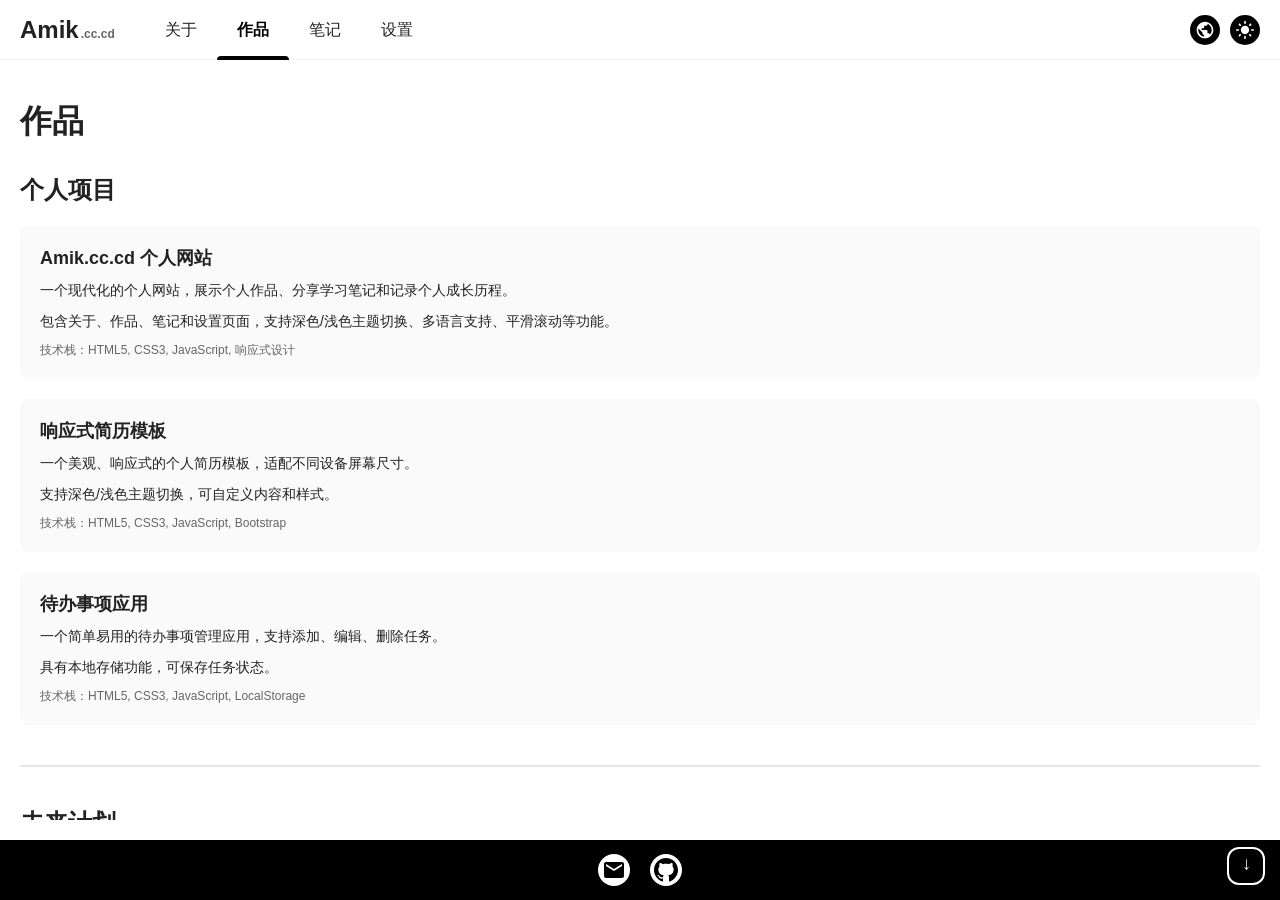
<file: works/index.html>
<!DOCTYPE html>
<html lang="zh-CN">
<head>
    <meta charset="UTF-8">
    <meta http-equiv="Content-Type" content="text/html; charset=UTF-8">
    <meta name="viewport" content="width=device-width, initial-scale=1.0, maximum-scale=1.0, user-scalable=no">
    <meta name="format-detection" content="telephone=no">
    <meta name="apple-mobile-web-app-capable" content="yes">
    <meta name="apple-mobile-web-app-status-bar-style" content="black-translucent">
    <title>作品 - Amik.cc.cd</title>

    <script src="../js/common.js"></script>
    <script>
        // 立即初始化主题和语言，避免页面闪烁
        (function() {
            // 检测localStorage可用性
            function isLocalStorageAvailable() {
                try {
                    const test = 'test';
                    localStorage.setItem(test, test);
                    localStorage.removeItem(test);
                    return true;
                } catch (e) {
                    return false;
                }
            }

            // 安全地获取localStorage值
            function getLocalStorage(key, defaultValue) {
                if (isLocalStorageAvailable()) {
                    return localStorage.getItem(key) || defaultValue;
                }
                return defaultValue;
            }

            // 应用主题设置
            function applyTheme() {
                const savedTheme = getLocalStorage('theme', 'light');
                let isDark = false;
                
                if (savedTheme === 'light') {
                    document.documentElement.dataset.theme = 'light';
                } else if (savedTheme === 'dark') {
                    document.documentElement.dataset.theme = 'dark';
                    isDark = true;
                } else if (savedTheme === 'system') {
                    const prefersDark = window.matchMedia('(prefers-color-scheme: dark)').matches;
                    document.documentElement.dataset.theme = prefersDark ? 'dark' : 'light';
                    isDark = prefersDark;
                }
                
                // 设置主题图标状态
                document.documentElement.style.setProperty('--theme-icon', isDark ? 'dark' : 'light');
            }

            // 应用语言设置
            function applyLanguage() {
                const savedLanguage = getLocalStorage('language', 'zh-CN');
                // 这里只设置语言，具体的语言更新由initPage()处理
            }

            // 应用字体大小设置
            function applyFontSize() {
                const savedFontSize = getLocalStorage('fontSize', '16');
                document.documentElement.style.fontSize = savedFontSize + 'px';
            }

            // 应用底边栏状态设置
            function applyFooterState() {
                // 检查底部栏默认展开设置和当前状态
                const footerDefault = getLocalStorage('footerDefault', 'true') === 'true';
                const savedFooterVisible = getLocalStorage('footerVisible', footerDefault ? 'true' : 'false') === 'true';
                
                // 这里只设置CSS变量，具体的DOM操作由initFooterState()处理
                // 这样可以在页面渲染前设置好基础样式
                document.documentElement.style.setProperty('--footer-visible', savedFooterVisible ? 'true' : 'false');
            }

            // 立即应用主题、语言、字体大小和底边栏状态
            applyTheme();
            applyLanguage();
            applyFontSize();
            applyFooterState();
        })();
    </script>
    <link rel="stylesheet" href="../css/style.css">

</head>
<body>

<div class="theme-mask" id="themeMask"></div>

<!-- 底部控制按钮：箭头单独包裹，只转箭头不转按钮 -->
<button class="footer-toggle" id="footerToggle" title="Shift+左键回顶部，Alt+左键回底部，左键单击展开收起底边栏">
    <span class="toggle-arrow" id="toggleArrow">↑</span>
</button>

<div class="navbar" id="navbar">
    <div class="logo" id="logo" onclick="location.href='../index.html'" title="单击返回主页">
        <span class="logo-main">Amik</span>
        <span class="logo-suffix">.cc.cd</span>
    </div>
    <div class="nav-links">
        <button class="nav-btn" onclick="location.href='../about/index.html'" title="关于我们">关于</button>
        <button class="nav-btn active" onclick="location.href='../works/index.html'" title="查看作品">作品</button>
        <button class="nav-btn" onclick="location.href='../notes/index.html'" title="阅读笔记">笔记</button>
        <button class="nav-btn" onclick="location.href='../setting/index.html'" title="设置">设置</button>
        <div class="nav-indicator" id="navIndicator" style="left: 60px; width: 60px;"></div>
    </div>
</div>

<!-- 语言切换按钮 -->
<div class="language-toggle" id="languageToggle" title="切换语言">
    <svg width="20" height="20" viewBox="0 0 24 24" fill="currentColor">
        <path d="M12 2C6.48 2 2 6.48 2 12s4.48 10 10 10 10-4.48 10-10S17.52 2 12 2zm-1 17.93c-3.94-.49-7-3.85-7-7.93 0-.62.08-1.21.21-1.79L9 15v1c0 1.1.9 2 2 2v1.93zm6.9-2.54c-.26-.81-1-1.39-1.9-1.39h-1v-3c0-.55-.45-1-1-1H8v-2h2c.55 0 1-.45 1-1V7h2c1.1 0 2-.9 2-2v-.41c2.93 1.19 5 4.06 5 7.41 0 2.08-.8 3.97-2.1 5.39z"/>
    </svg>
</div>

<div class="theme-toggle" id="themeToggle" title="切换深浅"><svg width="20" height="20" viewBox="0 0 24 24" fill="currentColor" class="theme-icon"><path d="M12 7c-2.76 0-5 2.24-5 5s2.24 5 5 5 5-2.24 5-5-2.24-5-5-5zM2 13h2c.55 0 1-.45 1-1s-.45-1-1-1H2c-.55 0-1 .45-1 1s.45 1 1 1zm18 0h2c.55 0 1-.45 1-1s-.45-1-1-1h-2c-.55 0-1 .45-1 1s.45 1 1 1zM11 2v2c0 .55.45 1 1 1s1-.45 1-1V2c0-.55-.45-1-1-1s-1 .45-1 1zm0 18v2c0 .55.45 1 1 1s1-.45 1-1v-2c0-.55-.45-1-1-1s-1 .45-1 1zM5.99 4.58c-.39-.39-1.03-.39-1.41 0-.39.39-.39 1.03 0 1.41l1.06 1.06c.39.39 1.03.39 1.41 0s.39-1.03 0-1.41L5.99 4.58zm12.37 12.37c-.39-.39-1.03-.39-1.41 0-.39.39-.39 1.03 0 1.41l1.06 1.06c.39.39 1.03.39 1.41 0 .39-.39.39-1.03 0-1.41l-1.06-1.06zm1.06-10.96c.39-.39.39-1.03 0-1.41-.39-.39-1.03-.39-1.41 0l-1.06 1.06c-.39.39-.39 1.03 0 1.41s1.03.39 1.41 0l1.06-1.06zM7.05 18.36c.39-.39.39-1.03 0-1.41-.39-.39-1.03-.39-1.41 0l-1.06 1.06c-.39.39-.39 1.03 0 1.41s1.03.39 1.41 0l1.06-1.06z"/></svg></div>

<!-- 内容区域 -->
<div class="content" style="opacity: 0; transform: translateY(20px); transition: opacity 0.5s ease, transform 0.5s ease;">
    <h1>作品</h1>
    
    <div class="content-section">
        <h2>个人项目</h2>
        
        <div class="work-card">
            <h3>Amik.cc.cd 个人网站</h3>
            <p>一个现代化的个人网站，展示个人作品、分享学习笔记和记录个人成长历程。</p>
            <p>包含关于、作品、笔记和设置页面，支持深色/浅色主题切换、多语言支持、平滑滚动等功能。</p>
            <div class="work-tech">技术栈：HTML5, CSS3, JavaScript, 响应式设计</div>
        </div>
        
        <div class="work-card">
            <h3>响应式简历模板</h3>
            <p>一个美观、响应式的个人简历模板，适配不同设备屏幕尺寸。</p>
            <p>支持深色/浅色主题切换，可自定义内容和样式。</p>
            <div class="work-tech">技术栈：HTML5, CSS3, JavaScript, Bootstrap</div>
        </div>
        
        <div class="work-card">
            <h3>待办事项应用</h3>
            <p>一个简单易用的待办事项管理应用，支持添加、编辑、删除任务。</p>
            <p>具有本地存储功能，可保存任务状态。</p>
            <div class="work-tech">技术栈：HTML5, CSS3, JavaScript, LocalStorage</div>
        </div>
    </div>
    
    <div class="content-section">
        <h2>未来计划</h2>
        <p>正在规划和开发中的项目：</p>
        <ul style="margin-left: 20px; margin-bottom: 20px;">
            <li style="margin-bottom: 10px;">个人博客系统</li>
            <li style="margin-bottom: 10px;">在线作品集展示平台</li>
            <li style="margin-bottom: 10px;">前端组件库</li>
        </ul>
        <p>持续更新中，敬请期待！</p>
    </div>
</div>

<script>
    // 页面加载完成后显示内容区域
    window.addEventListener('DOMContentLoaded', () => {
        const content = document.querySelector('.content');
        if (content) {
            content.style.opacity = '1';
            content.style.transform = 'translateY(0)';
        }
    });
</script>

<div class="footer" id="footer">
    <div class="social-item" id="socialItem">
        <a href="mailto:AmikKellan@gmail.com" class="social-btn" title="发送邮件">
            <svg width="24" height="24" viewBox="0 0 24 24" fill="currentColor">
                <path d="M20 4H4c-1.1 0-1.99.9-1.99 2L2 18c0 1.1.9 2 2 2h16c1.1 0 2-.9 2-2V6c0-1.1-.9-2-2-2zm0 4l-8 5-8-5V6l8 5 8-5v2z"/>
            </svg>
        </a>
    </div>
    <div class="social-item" id="socialItem">
        <a href="https://github.com/Amikkellan" target="_blank" rel="noopener noreferrer" class="social-btn" title="访问GitHub">
            <svg width="24" height="24" viewBox="0 0 24 24" fill="currentColor">
                <path d="M12 0c-6.626 0-12 5.373-12 12 0 5.302 3.438 9.8 8.207 11.387.599.111.793-.261.793-.577v-2.234c-3.338.726-4.033-1.416-4.033-1.416-.546-1.387-1.333-1.756-1.333-1.756-1.089-.745.083-.729.083-.729 1.205.084 1.839 1.237 1.839 1.237 1.07 1.834 2.807 1.304 3.492.997.107-.775.418-1.305.762-1.604-2.665-.305-5.467-1.334-5.467-5.931 0-1.311.469-2.381 1.236-3.221-.124-.303-.535-1.524.117-3.176 0 0 1.008-.322 3.301 1.23.957-.266 1.983-.399 3.003-.404 1.02.005 2.047.138 3.006.404 2.291-1.552 3.297-1.23 3.297-1.23.653 1.653.242 2.874.118 3.176.77.84 1.235 1.911 1.235 3.221 0 4.609-2.807 5.624-5.479 5.921.43.372.823 1.102.823 2.222v3.293c0 .319.192.694.801.576 4.765-1.589 8.199-6.086 8.199-11.386 0-6.627-5.373-12-12-12z"/>
            </svg>
        </a>
    </div>
</div>

<script>
    let currentLanguage = getLocalStorage('language', 'zh-CN');

    // 更新语言
    function updateLanguage(lang) {
        // 如果没有传递语言参数，使用当前语言
        if (!lang) {
            lang = currentLanguage;
        } else {
            // 更新全局变量
            currentLanguage = lang;
        }
        
        const elements = {
            'zh-CN': {
                'about': '关于',
                'works': '作品',
                'notes': '笔记',
                'settings': '设置',
                'copyEmail': '点击以复制',
                'footerToggle': 'Shift+左键回顶部，Alt+左键回底部，左键单击展开收起底边栏',
                'themeToggle': '切换深浅',
                'languageToggle': '切换语言',
                'logo': '单击返回主页',
                'pageTitle': '作品',
                'personalProjects': '个人项目',
                'project1': 'Amik.cc.cd 个人网站',
                'project1Desc1': '一个现代化的个人网站，展示个人作品、分享学习笔记和记录个人成长历程。',
                'project1Desc2': '包含关于、作品、笔记和设置页面，支持深色/浅色主题切换、多语言支持、平滑滚动等功能。',
                'project1Tech': '技术栈：HTML5, CSS3, JavaScript, 响应式设计',
                'project2': '响应式简历模板',
                'project2Desc1': '一个美观、响应式的个人简历模板，适配不同设备屏幕尺寸。',
                'project2Desc2': '支持深色/浅色主题切换，可自定义内容和样式。',
                'project2Tech': '技术栈：HTML5, CSS3, JavaScript, Bootstrap',
                'project3': '待办事项应用',
                'project3Desc1': '一个简单易用的待办事项管理应用，支持添加、编辑、删除任务。',
                'project3Desc2': '具有本地存储功能，可保存任务状态。',
                'project3Tech': '技术栈：HTML5, CSS3, JavaScript, LocalStorage',
                'futurePlans': '未来计划',
                'futureDesc': '正在规划和开发中的项目：',
                'futureItem1': '个人博客系统',
                'futureItem2': '在线作品集展示平台',
                'futureItem3': '前端组件库',
                'futureUpdate': '持续更新中，敬请期待！'
            },
            'en-US': {
                'about': 'About',
                'works': 'Works',
                'notes': 'Notes',
                'settings': 'Settings',
                'copyEmail': 'Click to copy',
                'footerToggle': 'Shift+Left Click to top, Alt+Left Click to bottom, Left Click to toggle footer',
                'themeToggle': 'Toggle theme',
                'languageToggle': 'Toggle language',
                'logo': 'Click to return to home page',
                'pageTitle': 'Works',
                'personalProjects': 'Personal Projects',
                'project1': 'Amik.cc.cd Personal Website',
                'project1Desc1': 'A modern personal website designed to showcase personal works, share study notes, and record personal growth.',
                'project1Desc2': 'Includes About, Works, Notes, and Settings pages, with support for dark/light theme switching, multi-language support, smooth scrolling, and more.',
                'project1Tech': 'Technology Stack: HTML5, CSS3, JavaScript, Responsive Design',
                'project2': 'Responsive Resume Template',
                'project2Desc1': 'A beautiful, responsive personal resume template that adapts to different device screen sizes.',
                'project2Desc2': 'Supports dark/light theme switching and customizable content and styles.',
                'project2Tech': 'Technology Stack: HTML5, CSS3, JavaScript, Bootstrap',
                'project3': 'Todo List Application',
                'project3Desc1': 'A simple and user-friendly todo list management application that supports adding, editing, and deleting tasks.',
                'project3Desc2': 'Features local storage functionality to save task states.',
                'project3Tech': 'Technology Stack: HTML5, CSS3, JavaScript, LocalStorage',
                'futurePlans': 'Future Plans',
                'futureDesc': 'Projects in planning and development:',
                'futureItem1': 'Personal Blog System',
                'futureItem2': 'Online Portfolio Platform',
                'futureItem3': 'Frontend Component Library',
                'futureUpdate': 'Continuously updating, stay tuned!'
            }
        };

        // 更新页面标题
        document.title = elements[lang]['pageTitle'] + ' - Amik.cc.cd';

        // 使用通用函数更新导航按钮
        updateNavButtons(lang, elements);

        // 更新其他提示文本
        document.getElementById('logo').title = elements[lang]['logo'];
        document.getElementById('footerToggle').title = elements[lang]['footerToggle'];
        document.getElementById('themeToggle').title = elements[lang]['themeToggle'];
        document.getElementById('languageToggle').title = elements[lang]['languageToggle'];

        // 更新内容
        document.querySelector('.content h1').textContent = elements[lang]['pageTitle'];
        document.querySelectorAll('.content-section h2')[0].textContent = elements[lang]['personalProjects'];
        document.querySelectorAll('.work-card h3')[0].textContent = elements[lang]['project1'];
        document.querySelectorAll('.work-card p')[0].textContent = elements[lang]['project1Desc1'];
        document.querySelectorAll('.work-card p')[1].textContent = elements[lang]['project1Desc2'];
        document.querySelectorAll('.work-tech')[0].textContent = elements[lang]['project1Tech'];
        document.querySelectorAll('.work-card h3')[1].textContent = elements[lang]['project2'];
        document.querySelectorAll('.work-card p')[2].textContent = elements[lang]['project2Desc1'];
        document.querySelectorAll('.work-card p')[3].textContent = elements[lang]['project2Desc2'];
        document.querySelectorAll('.work-tech')[1].textContent = elements[lang]['project2Tech'];
        document.querySelectorAll('.work-card h3')[2].textContent = elements[lang]['project3'];
        document.querySelectorAll('.work-card p')[4].textContent = elements[lang]['project3Desc1'];
        document.querySelectorAll('.work-card p')[5].textContent = elements[lang]['project3Desc2'];
        document.querySelectorAll('.work-tech')[2].textContent = elements[lang]['project3Tech'];
        document.querySelectorAll('.content-section h2')[1].textContent = elements[lang]['futurePlans'];
        document.querySelectorAll('.content-section p')[6].textContent = elements[lang]['futureDesc'];
        document.querySelectorAll('.content-section ul li')[0].textContent = elements[lang]['futureItem1'];
        document.querySelectorAll('.content-section ul li')[1].textContent = elements[lang]['futureItem2'];
        document.querySelectorAll('.content-section ul li')[2].textContent = elements[lang]['futureItem3'];
        document.querySelectorAll('.content-section p')[7].textContent = elements[lang]['futureUpdate'];
        
        // 语言切换后重新初始化导航指示器
        setTimeout(initNavIndicator, 100);
    }

    // 页面加载完成后初始化
    window.addEventListener('DOMContentLoaded', () => {
        // 初始化页面公共功能
        currentLanguage = initPage();
        updateLanguage();
    });
</script>
</body>
</html>
</file>
<file: css/style.css>
/* 全局样式 */
* {
    margin: 0;
    padding: 0;
    box-sizing: border-box;
}

/* 高DPI屏幕支持 */
@media (-webkit-min-device-pixel-ratio: 1.5), (min-resolution: 144dpi) {
    .social-btn svg {
        width: 24px;
        height: 24px;
    }
}

/* 修复高DPI屏幕上的模糊问题 */
.logo, .nav-btn, .social-btn, .theme-toggle, .footer-toggle {
    -webkit-backface-visibility: hidden;
    backface-visibility: hidden;
    -webkit-perspective: 1000;
    perspective: 1000;
}

:root {
    --bg-color: #ffffff;
    --text-color: #222222;
    --accent-color: #000000;
    --footer-bg: #000000;
    --footer-text: #ffffff;
    font-size: 16px;
}

[data-theme="dark"] {
    --bg-color: #1a1a1a;
    --text-color: #ffffff;
    --accent-color: #ffffff;
    --footer-bg: #000000;
    --footer-text: #ffffff;
}

[data-theme="dark"] .loading-bar-container {
    border-color: rgba(255,255,255,0.3);
    background-color: rgba(255,255,255,0.1);
}

/* 暗色模式下的边框和分隔线 */
[data-theme="dark"] .navbar {
    border-bottom: 1px solid rgba(255,255,255,0.1);
}

[data-theme="dark"] .content-section {
    border-bottom: 2px solid rgba(255,255,255,0.1);
}

[data-theme="dark"] .setting-item {
    border-bottom: 1px solid rgba(255,255,255,0.1);
}

[data-theme="dark"] .settings-nav {
    border-bottom: 1px solid rgba(255,255,255,0.1);
}

[data-theme="dark"] .tooltip-divider {
    background-color: rgba(255,255,255,0.2);
}

[data-theme="dark"] .setting-divider {
    background-color: rgba(255,255,255,0.1);
}

body {
    width: 100vw;
    min-height: 100vh;
    background-color: #ffffff;
    background-color: var(--bg-color);
    color: #222222;
    color: var(--text-color);
    font-family: "Microsoft YaHei", Arial, sans-serif;
    overflow-x: hidden;
    padding-top: 80px;
    padding-bottom: 80px;
    -webkit-transition: background-color 0.3s, color 0.3s;
    -moz-transition: background-color 0.3s, color 0.3s;
    -o-transition: background-color 0.3s, color 0.3s;
    transition: background-color 0.3s, color 0.3s;
    /* 性能优化 */
    -webkit-font-smoothing: antialiased;
    -moz-osx-font-smoothing: grayscale;
    text-rendering: optimizeLegibility;
}

/* 性能优化：硬件加速 */
.logo, .nav-btn, .social-btn, .theme-toggle, .language-toggle, .footer-toggle, .theme-mask {
    -webkit-transform: translateZ(0);
    -moz-transform: translateZ(0);
    -ms-transform: translateZ(0);
    -o-transform: translateZ(0);
    transform: translateZ(0);
}

/* 主题切换动画 */
@keyframes sunRotate {
    from {
        transform: rotate(0deg);
    }
    to {
        transform: rotate(360deg);
    }
}

@-webkit-keyframes sunRotate {
    from {
        -webkit-transform: rotate(0deg);
    }
    to {
        -webkit-transform: rotate(360deg);
    }
}

.theme-mask {
    position: fixed;
    width: 0;
    height: 0;
    border-radius: 50%;
    background-color: #000000;
    background-color: var(--accent-color);
    z-index: 9999;
    pointer-events: none;
    -webkit-transform: translate(-50%, -50%);
    -moz-transform: translate(-50%, -50%);
    -ms-transform: translate(-50%, -50%);
    -o-transform: translate(-50%, -50%);
    transform: translate(-50%, -50%);
    -webkit-transition: all 0.7s cubic-bezier(0.25, 0.8, 0.25, 1);
    -moz-transition: all 0.7s cubic-bezier(0.25, 0.8, 0.25, 1);
    -o-transition: all 0.7s cubic-bezier(0.25, 0.8, 0.25, 1);
    transition: all 0.7s cubic-bezier(0.25, 0.8, 0.25, 1);
    opacity: 0.15;
}

.navbar {
    position: fixed;
    top: 0;
    left: 0;
    width: 100%;
    height: 60px;
    background-color: #ffffff;
    background-color: var(--bg-color);
    border-bottom: 1px solid rgba(0,0,0,0.05);
    display: -webkit-box;
    display: -ms-flexbox;
    display: flex;
    -webkit-box-align: center;
    -ms-flex-align: center;
    align-items: center;
    padding: 0 20px;
    z-index: 100;
    opacity: 1;
    -webkit-transform: translateY(0);
    -moz-transform: translateY(0);
    -ms-transform: translateY(0);
    -o-transform: translateY(0);
    transform: translateY(0);
}

.logo {
    font-size: 1.5rem;
    font-weight: bold;
    color: #222222;
    color: var(--text-color);
    cursor: pointer;
    text-decoration: none;
    user-select: none;
    margin-right: 30px;
    position: relative;
    display: -webkit-box;
    display: -ms-flexbox;
    display: flex;
    -webkit-box-align: end;
    -ms-flex-align: end;
    align-items: flex-end;
    -webkit-tap-highlight-color: transparent;
    -webkit-touch-callout: none;
}

.logo:active {
    -webkit-transform: scale(0.95) translateZ(0);
    -moz-transform: scale(0.95) translateZ(0);
    -ms-transform: scale(0.95) translateZ(0);
    -o-transform: scale(0.95) translateZ(0);
    transform: scale(0.95) translateZ(0);
}

.logo-main {
    font-size: 1.5rem;
}

.logo-suffix {
    font-size: 0.75rem;
    margin-left: 2px;
    margin-bottom: 3px;
    color: #666;
}

.logo:hover {
    -webkit-transform: scale(1.05) translateZ(0);
    -moz-transform: scale(1.05) translateZ(0);
    -ms-transform: scale(1.05) translateZ(0);
    -o-transform: scale(1.05) translateZ(0);
    transform: scale(1.05) translateZ(0);
}

.nav-links {
    display: -webkit-box;
    display: -ms-flexbox;
    display: flex;
    gap: 0;
    position: relative;
}

.nav-btn {
    padding: 0 20px;
    height: 60px;
    line-height: 60px;
    font-size: 1rem;
    color: #222222;
    color: var(--text-color);
    cursor: pointer;
    user-select: none;
    position: relative;
    border: none;
    background: transparent;
    opacity: 1;
    -webkit-transform: translateY(0);
    -moz-transform: translateY(0);
    -ms-transform: translateY(0);
    -o-transform: translateY(0);
    transform: translateY(0);
    -webkit-transition: all 0.3s ease;
    -moz-transition: all 0.3s ease;
    -o-transition: all 0.3s ease;
    transition: all 0.3s ease;
    -webkit-tap-highlight-color: transparent;
    -webkit-touch-callout: none;
}

.nav-btn:active {
    -webkit-transform: scale(0.95) translateZ(0);
    -moz-transform: scale(0.95) translateZ(0);
    -ms-transform: scale(0.95) translateZ(0);
    -o-transform: scale(0.95) translateZ(0);
    transform: scale(0.95) translateZ(0);
}

.nav-btn:hover {
    -webkit-transform: scale(1.08) translateZ(0);
    -moz-transform: scale(1.08) translateZ(0);
    -ms-transform: scale(1.08) translateZ(0);
    -o-transform: scale(1.08) translateZ(0);
    transform: scale(1.08) translateZ(0);
}

.nav-btn.active {
    color: var(--accent-color);
    font-weight: bold;
}

/* 电脑端指示线加粗 */
.nav-indicator {
    position: absolute;
    bottom: 0;
    left: 0;
    height: 3px;
    background-color: #000000;
    background-color: var(--accent-color);
    border-radius: 3px 3px 0 0;
    -webkit-transition: all 0.4s cubic-bezier(0.25, 0.8, 0.25, 1);
    -moz-transition: all 0.4s cubic-bezier(0.25, 0.8, 0.25, 1);
    -o-transition: all 0.4s cubic-bezier(0.25, 0.8, 0.25, 1);
    transition: all 0.4s cubic-bezier(0.25, 0.8, 0.25, 1);
}
@media (min-width: 769px) {
    .nav-indicator {
        height: 4px;
        border-radius: 4px 4px 0 0;
    }
}

.language-toggle {
    position: fixed;
    top: 15px;
    right: 60px;
    width: 30px;
    height: 30px;
    border-radius: 50%;
    background-color: #000000;
    background-color: var(--accent-color);
    color: #ffffff;
    color: var(--bg-color);
    display: -webkit-box;
    display: -ms-flexbox;
    display: flex;
    -webkit-box-align: center;
    -ms-flex-align: center;
    align-items: center;
    -webkit-box-pack: center;
    -ms-flex-pack: center;
    justify-content: center;
    cursor: pointer;
    font-size: 1rem;
    z-index: 101;
    opacity: 1;
    -webkit-transition: all 0.5s cubic-bezier(0.25, 0.8, 0.25, 1);
    -moz-transition: all 0.5s cubic-bezier(0.25, 0.8, 0.25, 1);
    -o-transition: all 0.5s cubic-bezier(0.25, 0.8, 0.25, 1);
    transition: all 0.5s cubic-bezier(0.25, 0.8, 0.25, 1);
    -webkit-tap-highlight-color: transparent;
    -webkit-touch-callout: none;
}

.language-toggle:active {
    -webkit-transform: scale(0.9) translateZ(0);
    -moz-transform: scale(0.9) translateZ(0);
    -ms-transform: scale(0.9) translateZ(0);
    -o-transform: scale(0.9) translateZ(0);
    transform: scale(0.9) translateZ(0);
}

.theme-toggle {
    position: fixed;
    top: 15px;
    right: 20px;
    width: 30px;
    height: 30px;
    border-radius: 50%;
    background-color: #000000;
    background-color: var(--accent-color);
    color: #ffffff;
    color: var(--bg-color);
    display: -webkit-box;
    display: -ms-flexbox;
    display: flex;
    -webkit-box-align: center;
    -ms-flex-align: center;
    align-items: center;
    -webkit-box-pack: center;
    -ms-flex-pack: center;
    justify-content: center;
    cursor: pointer;
    font-size: 16px;
    z-index: 101;
    opacity: 1;
    -webkit-transition: all 0.5s cubic-bezier(0.25, 0.8, 0.25, 1);
    -moz-transition: all 0.5s cubic-bezier(0.25, 0.8, 0.25, 1);
    -o-transition: all 0.5s cubic-bezier(0.25, 0.8, 0.25, 1);
    transition: all 0.5s cubic-bezier(0.25, 0.8, 0.25, 1);
    -webkit-tap-highlight-color: transparent;
    -webkit-touch-callout: none;
    /* 确保旋转围绕中心点 */
    -webkit-transform-origin: center center;
    -moz-transform-origin: center center;
    -ms-transform-origin: center center;
    -o-transform-origin: center center;
    transform-origin: center center;
}

.theme-toggle:active {
    -webkit-transform: scale(0.9) translateZ(0);
    -moz-transform: scale(0.9) translateZ(0);
    -ms-transform: scale(0.9) translateZ(0);
    -o-transform: scale(0.9) translateZ(0);
    transform: scale(0.9) translateZ(0);
}

/* 内容区域 */
.content {
    width: 100%;
    margin: 0;
    padding: 40px 20px;
}

.content h1 {
    font-size: 2rem;
    margin-bottom: 30px;
    color: var(--text-color);
}

.content p {
    font-size: 1rem;
    line-height: 1.6;
    margin-bottom: 20px;
    color: var(--text-color);
}

.content-section {
    margin-bottom: 40px;
    padding-bottom: 20px;
    border-bottom: 2px solid rgba(0, 0, 0, 0.1);
}

.content-section:last-child {
    border-bottom: none;
}

.content-section h2 {
    font-size: 1.5rem;
    margin-bottom: 20px;
    color: var(--text-color);
}

/* 作品卡片样式 */
.work-card {
    background-color: rgba(0, 0, 0, 0.02);
    border-radius: 8px;
    padding: 20px;
    margin-bottom: 20px;
    -webkit-transition: all 0.3s ease;
    -moz-transition: all 0.3s ease;
    -o-transition: all 0.3s ease;
    transition: all 0.3s ease;
}

.work-card:hover {
    -webkit-transform: translateY(-5px);
    -moz-transform: translateY(-5px);
    -ms-transform: translateY(-5px);
    -o-transform: translateY(-5px);
    transform: translateY(-5px);
    box-shadow: 0 5px 15px rgba(0, 0, 0, 0.1);
}

.work-card h3 {
    font-size: 1.125rem;
    margin-bottom: 10px;
    color: var(--text-color);
}

.work-card p {
    font-size: 0.875rem;
    line-height: 1.5;
    margin-bottom: 10px;
}

.work-tech {
    font-size: 0.75rem;
    color: #666;
    margin-top: 10px;
}

/* 笔记卡片样式 */
.note-card {
    background-color: rgba(0, 0, 0, 0.02);
    border-radius: 8px;
    padding: 20px;
    margin-bottom: 20px;
    -webkit-transition: all 0.3s ease;
    -moz-transition: all 0.3s ease;
    -o-transition: all 0.3s ease;
    transition: all 0.3s ease;
}

.note-card:hover {
    -webkit-transform: translateY(-5px);
    -moz-transform: translateY(-5px);
    -ms-transform: translateY(-5px);
    -o-transform: translateY(-5px);
    transform: translateY(-5px);
    box-shadow: 0 5px 15px rgba(0, 0, 0, 0.1);
}

/* 主页技能卡片样式 */
.skills-section > div > div {
    -webkit-transition: all 0.3s ease;
    -moz-transition: all 0.3s ease;
    -o-transition: all 0.3s ease;
    transition: all 0.3s ease;
}

.skills-section > div > div:hover {
    -webkit-transform: translateY(-10px);
    -moz-transform: translateY(-10px);
    -ms-transform: translateY(-10px);
    -o-transform: translateY(-10px);
    transform: translateY(-10px);
    box-shadow: 0 8px 20px rgba(0, 0, 0, 0.12);
}

/* 主页项目卡片样式 */
.projects-section > div > div {
    -webkit-transition: all 0.3s ease;
    -moz-transition: all 0.3s ease;
    -o-transition: all 0.3s ease;
    transition: all 0.3s ease;
}

.projects-section > div > div:hover {
    -webkit-transform: translateY(-10px);
    -moz-transform: translateY(-10px);
    -ms-transform: translateY(-10px);
    -o-transform: translateY(-10px);
    transform: translateY(-10px);
    box-shadow: 0 8px 20px rgba(0, 0, 0, 0.12);
}

/* 联系方式按钮样式 */
.contact-section > div > div > a {
    -webkit-transition: all 0.3s ease;
    -moz-transition: all 0.3s ease;
    -o-transition: all 0.3s ease;
    transition: all 0.3s ease;
}

.contact-section > div > div > a:hover {
    -webkit-transform: translateY(-5px);
    -moz-transform: translateY(-5px);
    -ms-transform: translateY(-5px);
    -o-transform: translateY(-5px);
    transform: translateY(-5px);
    box-shadow: 0 5px 15px rgba(0, 0, 0, 0.1);
}

.note-card h3 {
    font-size: 1.125rem;
    margin-bottom: 10px;
    color: var(--text-color);
}

.note-card p {
    font-size: 0.875rem;
    line-height: 1.5;
    margin-bottom: 10px;
}

.note-date {
    font-size: 0.75rem;
    color: #666;
    margin-top: 10px;
}

/* 设置项样式 */
.setting-item {
    display: -webkit-box;
    display: -ms-flexbox;
    display: flex;
    -webkit-box-pack: justify;
    -ms-flex-pack: justify;
    justify-content: space-between;
    -webkit-box-align: center;
    -ms-flex-align: center;
    align-items: center;
    padding: 15px 0;
    border-bottom: 1px solid rgba(0, 0, 0, 0.05);
    cursor: pointer;
    user-select: none;
}

.setting-item label {
    cursor: pointer;
    font-size: 0.875rem;
}

.setting-item .setting-value {
    font-size: 0.75rem;
    color: #666;
    margin-right: 10px;
}

.setting-item:last-child {
    border-bottom: none;
}

/* 开关按钮样式 */
.toggle-switch {
    position: relative;
    display: inline-block;
    width: 50px;
    height: 24px;
}

.toggle-switch input {
    opacity: 0;
    width: 0;
    height: 0;
}

.toggle-slider {
    position: absolute;
    cursor: pointer;
    top: 0;
    left: 0;
    right: 0;
    bottom: 0;
    background-color: #ccc;
    -webkit-transition: .4s;
    -moz-transition: .4s;
    -o-transition: .4s;
    transition: .4s;
    border-radius: 24px;
}

.toggle-slider:before {
    position: absolute;
    content: "";
    height: 18px;
    width: 18px;
    left: 3px;
    bottom: 3px;
    background-color: var(--bg-color);
    -webkit-transition: .4s;
    -moz-transition: .4s;
    -o-transition: .4s;
    transition: .4s;
    border-radius: 50%;
}

input:checked + .toggle-slider {
    background-color: var(--accent-color);
}

input:focus + .toggle-slider {
    box-shadow: 0 0 1px var(--accent-color);
}

input:checked + .toggle-slider:before {
    -webkit-transform: translateX(26px);
    -moz-transform: translateX(26px);
    -ms-transform: translateX(26px);
    -o-transform: translateX(26px);
    transform: translateX(26px);
}

/* 自定义radio按钮样式 */
input[type="radio"] {
    -webkit-appearance: none;
    -moz-appearance: none;
    appearance: none;
    width: 16px;
    height: 16px;
    border: 2px solid #ccc;
    border-radius: 50%;
    outline: none;
    cursor: pointer;
    transition: all 0.3s ease;
    position: relative;
}

input[type="radio"]:checked {
    border-color: var(--accent-color);
    background-color: var(--bg-color);
}

input[type="radio"]:checked::after {
    content: '';
    position: absolute;
    top: 50%;
    left: 50%;
    transform: translate(-50%, -50%);
    width: 6px;
    height: 6px;
    border-radius: 50%;
    background-color: var(--accent-color);
}

input[type="radio"]:focus {
    box-shadow: 0 0 0 2px rgba(0, 0, 0, 0.1);
}

/* 拖动条样式 */
.slider {
    -webkit-appearance: none;
    -moz-appearance: none;
    appearance: none;
    width: 100%;
    height: 6px;
    border-radius: 3px;
    background: #ccc;
    outline: none;
    -webkit-transition: .2s;
    -moz-transition: .2s;
    -o-transition: .2s;
    transition: .2s;
}

.slider::-webkit-slider-thumb {
    -webkit-appearance: none;
    -moz-appearance: none;
    appearance: none;
    width: 16px;
    height: 16px;
    border-radius: 50%;
    background: var(--accent-color);
    cursor: pointer;
}

.slider::-moz-range-thumb {
    width: 16px;
    height: 16px;
    border-radius: 50%;
    background: var(--accent-color);
    cursor: pointer;
}

/* 按钮样式 */
.setting-btn {
    padding: 10px 20px;
    border: none;
    background-color: transparent;
    color: var(--text-color);
    border-radius: 6px;
    cursor: pointer;
    font-size: 0.875rem;
    -webkit-transition: all 0.3s ease;
    -moz-transition: all 0.3s ease;
    -o-transition: all 0.3s ease;
    transition: all 0.3s ease;
}

.setting-btn:hover {
    background-color: rgba(0, 0, 0, 0.05);
}

/* 底部栏样式 */
.footer {
    position: fixed;
    bottom: -80px;
    left: 0;
    width: 100%;
    height: 80px;
    background-color: #000000;
    background-color: var(--footer-bg);
    display: -webkit-box;
    display: -ms-flexbox;
    display: flex;
    -webkit-box-align: center;
    -ms-flex-align: center;
    align-items: center;
    -webkit-box-pack: center;
    -ms-flex-pack: center;
    justify-content: center;
    gap: 20px;
    padding: 0 20px;
    -webkit-transition: bottom 0.6s cubic-bezier(0.25, 0.8, 0.25, 1);
    -moz-transition: bottom 0.6s cubic-bezier(0.25, 0.8, 0.25, 1);
    -o-transition: bottom 0.6s cubic-bezier(0.25, 0.8, 0.25, 1);
    transition: bottom 0.6s cubic-bezier(0.25, 0.8, 0.25, 1);
    z-index: 98;
}

/* 根据预加载的CSS变量设置初始状态 */
:root {
    --footer-visible: true;
    --theme-icon: light;
}

[style*="--footer-visible: true"] .footer {
    bottom: 0;
}

[style*="--footer-visible: false"] .footer {
    bottom: -80px;
}

.footer.visible {
    bottom: 0;
}

/* 底部控制按钮：新增白色边框，其他完全不变 */
.footer-toggle {
    position: fixed;
    bottom: 20px;
    right: 20px;
    width: 44px;
    height: 44px;
    background-color: #000000;
    background-color: var(--footer-bg);
    border: 2px solid #ffffff;
    border-radius: 12px;
    color: #ffffff;
    color: var(--footer-text);
    cursor: pointer;
    display: -webkit-box;
    display: -ms-flexbox;
    display: flex;
    -webkit-box-align: center;
    -ms-flex-align: center;
    align-items: center;
    -webkit-box-pack: center;
    -ms-flex-pack: center;
    justify-content: center;
    font-size: 18px;
    z-index: 999;
    opacity: 1;
    -webkit-transform: scale(1);
    -moz-transform: scale(1);
    -ms-transform: scale(1);
    -o-transform: scale(1);
    transform: scale(1);
    -webkit-transition: transform 0.2s ease;
    -moz-transition: transform 0.2s ease;
    -o-transition: transform 0.2s ease;
    transition: transform 0.2s ease;
    -webkit-tap-highlight-color: transparent;
    -webkit-touch-callout: none;
    text-align: center;
    line-height: 40px;
}

/* 箭头单独控制旋转 */
.toggle-arrow {
    -webkit-transition: -webkit-transform 0.4s cubic-bezier(0.25, 0.8, 0.25, 1);
    -moz-transition: -moz-transform 0.4s cubic-bezier(0.25, 0.8, 0.25, 1);
    -o-transition: -o-transform 0.4s cubic-bezier(0.25, 0.8, 0.25, 1);
    transition: transform 0.4s cubic-bezier(0.25, 0.8, 0.25, 1);
    display: inline-block;
    -webkit-transform-origin: center center;
    -moz-transform-origin: center center;
    -ms-transform-origin: center center;
    -o-transform-origin: center center;
    transform-origin: center center;
    position: relative;
    top: 0;
    left: 0;
    font-size: 18px;
}

/* 箭头旋转状态 */
.toggle-arrow.rotated {
    -webkit-transform: rotate(180deg);
    -moz-transform: rotate(180deg);
    -ms-transform: rotate(180deg);
    -o-transform: rotate(180deg);
    transform: rotate(180deg);
}

/* 根据预加载的CSS变量设置箭头初始旋转状态 */
[style*="--footer-visible: true"] .toggle-arrow {
    -webkit-transform: rotate(180deg);
    -moz-transform: rotate(180deg);
    -ms-transform: rotate(180deg);
    -o-transform: rotate(180deg);
    transform: rotate(180deg);
}

[style*="--footer-visible: false"] .toggle-arrow {
    -webkit-transform: rotate(360deg);
    -moz-transform: rotate(360deg);
    -ms-transform: rotate(360deg);
    -o-transform: rotate(360deg);
    transform: rotate(360deg);
}

/* 按下弹起微动画，只有缩放，不会旋转 */
.footer-toggle:active {
    -webkit-transform: scale(0.92) !important;
    -moz-transform: scale(0.92) !important;
    -ms-transform: scale(0.92) !important;
    -o-transform: scale(0.92) !important;
    transform: scale(0.92) !important;
}

.social-item {
    position: relative;
    display: -webkit-box;
    display: -ms-flexbox;
    display: flex;
    -webkit-box-align: center;
    -ms-flex-align: center;
    align-items: center;
    opacity: 1;
    -webkit-transform: scale(1);
    -moz-transform: scale(1);
    -ms-transform: scale(1);
    -o-transform: scale(1);
    transform: scale(1);
}

.social-btn {
    width: 40px;
    height: 40px;
    border-radius: 50%;
    background-color: #ffffff;
    background-color: var(--footer-text);
    color: #000000;
    color: var(--footer-bg);
    display: -webkit-box;
    display: -ms-flexbox;
    display: flex;
    -webkit-box-align: center;
    -ms-flex-align: center;
    align-items: center;
    -webkit-box-pack: center;
    -ms-flex-pack: center;
    justify-content: center;
    font-size: 1.25rem;
    cursor: pointer;
    z-index: 2;
    -webkit-transition: transform 0.3s ease;
    -moz-transition: transform 0.3s ease;
    -o-transition: transform 0.3s ease;
    transition: transform 0.3s ease;
    -webkit-tap-highlight-color: transparent;
    -webkit-touch-callout: none;
}

.social-btn:active {
    -webkit-transform: scale(0.9) translateZ(0);
    -moz-transform: scale(0.9) translateZ(0);
    -ms-transform: scale(0.9) translateZ(0);
    -o-transform: scale(0.9) translateZ(0);
    transform: scale(0.9) translateZ(0);
}

.social-btn:hover {
    -webkit-transform: scale(1.1) translateZ(0);
    -moz-transform: scale(1.1) translateZ(0);
    -ms-transform: scale(1.1) translateZ(0);
    -o-transform: scale(1.1) translateZ(0);
    transform: scale(1.1) translateZ(0);
}

.social-tooltip {
            position: absolute;
            left: 50px;
            top: 50%;
            -webkit-transform: translateY(-50%) translateX(-20px);
            -moz-transform: translateY(-50%) translateX(-20px);
            -ms-transform: translateY(-50%) translateX(-20px);
            -o-transform: translateY(-50%) translateX(-20px);
            transform: translateY(-50%) translateX(-20px);
            opacity: 0;
            width: auto;
            max-width: 200px;
            background-color: #ffffff;
            background-color: var(--footer-text);
            color: #000000;
            color: var(--footer-bg);
            padding: 4px 8px;
            border-radius: 6px;
            font-size: 0.625rem;
            pointer-events: none;
            -webkit-transition: all 0.4s cubic-bezier(0.25, 0.8, 0.25, 1);
            -moz-transition: all 0.4s cubic-bezier(0.25, 0.8, 0.25, 1);
            -o-transition: all 0.4s cubic-bezier(0.25, 0.8, 0.25, 1);
            transition: all 0.4s cubic-bezier(0.25, 0.8, 0.25, 1);
        }

.social-item:hover .social-tooltip {
    opacity: 1;
    -webkit-transform: translateY(-50%) translateX(0);
    -moz-transform: translateY(-50%) translateX(0);
    -ms-transform: translateY(-50%) translateX(0);
    -o-transform: translateY(-50%) translateX(0);
    transform: translateY(-50%) translateX(0);
}

.tooltip-divider {
    height: 1px;
    background-color: rgba(0,0,0,0.2);
    margin: 8px 0;
}

/* 通知样式 */
.notification {
    position: fixed;
    top: 5rem;
    left: 50%;
    transform: translateX(-50%);
    background-color: var(--bg-color);
    color: var(--text-color);
    padding: 0.75rem 1.25rem;
    border-radius: 0.5rem;
    box-shadow: 0 4px 12px rgba(0, 0, 0, 0.15);
    z-index: 1000;
    display: flex;
    align-items: center;
    gap: 0.625rem;
    max-width: 80%;
    opacity: 0;
    transform: translate(-50%, -1.25rem);
    transition: all 0.3s ease;
    font-size: 1rem;
}

.notification.visible {
    opacity: 1;
    transform: translate(-50%, 0);
}

.notification.success {
    border-left: 0.25rem solid #4CAF50;
}

.notification.warning {
    border-left: 0.25rem solid #FF9800;
}

.notification.error {
    border-left: 0.25rem solid #F44336;
}

.notification .close-btn {
    background: none;
    border: none;
    font-size: 1rem;
    cursor: pointer;
    color: var(--text-color);
    margin-left: 0.625rem;
}

/* 确认弹窗样式 */
.confirm-modal {
    position: fixed;
    top: 0;
    left: 0;
    width: 100%;
    height: 100%;
    background-color: rgba(0, 0, 0, 0.5);
    display: flex;
    align-items: center;
    justify-content: center;
    z-index: 1001;
    opacity: 0;
    visibility: hidden;
    transition: all 0.3s ease;
}



.confirm-modal.visible {
    opacity: 1;
    visibility: visible;
}

.confirm-content {
    background-color: var(--bg-color);
    color: var(--text-color);
    padding: 1.5rem;
    border-radius: 0.75rem;
    box-shadow: 0 10px 30px rgba(0, 0, 0, 0.2);
    max-width: 20rem;
    width: 90%;
    transform: scale(0.8);
    opacity: 0;
    transition: all 0.3s cubic-bezier(0.34, 1.56, 0.64, 1);
}

.confirm-modal.visible .confirm-content {
    transform: scale(1);
    opacity: 1;
}

.confirm-message {
    font-size: 1rem;
    line-height: 1.5;
    margin-bottom: 1.5rem;
    text-align: center;
}

.confirm-buttons {
    display: flex;
    gap: 1rem;
    justify-content: center;
}

.confirm-btn {
    padding: 0.625rem 1.5rem;
    border: none;
    border-radius: 0.375rem;
    font-size: 0.875rem;
    font-weight: 500;
    cursor: pointer;
    transition: all 0.3s ease;
}

.confirm-btn.cancel {
    background-color: rgba(0, 0, 0, 0.05);
    background-color: rgba(var(--text-color-rgb), 0.05);
    color: var(--text-color);
}

.confirm-btn.cancel:hover {
    background-color: rgba(0, 0, 0, 0.1);
    background-color: rgba(var(--text-color-rgb), 0.1);
    transform: translateY(-1px);
}

.confirm-btn.confirm {
    background-color: var(--accent-color);
    color: #ff4757;
    font-weight: 600;
}

.confirm-btn.confirm:hover {
    opacity: 0.9;
    transform: translateY(-1px);
}

/* 清除缓存按钮样式 */
#clearCache {
    color: #ff4757;
    font-weight: 600;
    border: 1px solid #000000;
    border: 1px solid var(--text-color);
    background-color: #ffffff;
    background-color: var(--bg-color);
}

/* 为主题设置文本颜色的RGB值，用于半透明效果 */
:root {
    --text-color-rgb: 34, 34, 34;
}

[data-theme="dark"] {
    --text-color-rgb: 255, 255, 255;
}

/* 欢迎页面样式 */
.welcome-container {
    position: absolute;
    top: 60%;
    left: 50%;
    -webkit-transform: translate(-50%, -50%);
    -moz-transform: translate(-50%, -50%);
    -ms-transform: translate(-50%, -50%);
    -o-transform: translate(-50%, -50%);
    transform: translate(-50%, -50%);
    display: -webkit-box;
    display: -ms-flexbox;
    display: flex;
    -webkit-box-orient: vertical;
    -webkit-box-direction: normal;
    -ms-flex-direction: column;
    flex-direction: column;
    gap: 20px;
    -webkit-animation: riseUp 1s ease forwards;
    -moz-animation: riseUp 1s ease forwards;
    animation: riseUp 1s ease forwards;
}

@-webkit-keyframes riseUp {
    0% { top: 60%; opacity: 0; }
    100% { top: 50%; opacity: 1; }
}

@-moz-keyframes riseUp {
    0% { top: 60%; opacity: 0; }
    100% { top: 50%; opacity: 1; }
}

@keyframes riseUp {
    0% { top: 60%; opacity: 0; }
    100% { top: 50%; opacity: 1; }
}

.welcome-text-wrapper {
    display: -webkit-box;
    display: -ms-flexbox;
    display: flex;
    -webkit-box-align: baseline;
    -ms-flex-align: baseline;
    align-items: baseline;
    -webkit-box-pack: center;
    -ms-flex-pack: center;
    justify-content: center;
    width: 100%;
    flex-wrap: nowrap;
    white-space: nowrap;
}

.welcome-text {
    font-size: 2.25rem;
    color: var(--text-color);
    opacity: 1;
}

.welcome-logo {
    font-size: 2.625rem;
    font-weight: bold;
    color: var(--text-color);
    margin: 0 6px;
    display: flex;
    align-items: flex-end;
}

.welcome-logo-main {
    font-size: 2.625rem;
}

.welcome-logo-suffix {
    font-size: 1.125rem;
    margin-left: 3px;
    margin-bottom: 6px;
    color: #666;
}

.loading-bar-container {
    width: 300px;
    height: 4px;
    background-color: rgba(0,0,0,0.1);
    border: 1px solid rgba(0,0,0,0.2);
    border-radius: 2px;
    overflow: hidden;
    opacity: 0;
    transition: opacity 0.5s ease;
}

.loading-bar-container.visible {
    opacity: 1;
}

.loading-bar {
    height: 100%;
    background-color: var(--accent-color);
    width: 0%;
    -webkit-transition: width 0.3s ease;
    -moz-transition: width 0.3s ease;
    -o-transition: width 0.3s ease;
    transition: width 0.3s ease;
}

@-webkit-keyframes fadeTogether {
    0% { opacity: 1; }
    100% { opacity: 0; }
}

@-moz-keyframes fadeTogether {
    0% { opacity: 1; }
    100% { opacity: 0; }
}

@keyframes fadeTogether {
    0% { opacity: 1; }
    100% { opacity: 0; }
}

@-webkit-keyframes logoFadeUpOut {
    0% {
        top: 50%;
        left: 50%;
        -webkit-transform: translate(-50%, -50%);
        opacity: 1;
    }
    100% {
        top: 20%;
        left: 50%;
        -webkit-transform: translate(-50%, -50%);
        opacity: 0;
    }
}

@-moz-keyframes logoFadeUpOut {
    0% {
        top: 50%;
        left: 50%;
        -moz-transform: translate(-50%, -50%);
        opacity: 1;
    }
    100% {
        top: 20%;
        left: 50%;
        -moz-transform: translate(-50%, -50%);
        opacity: 0;
    }
}

@keyframes logoFadeUpOut {
    0% {
        top: 50%;
        left: 50%;
        -webkit-transform: translate(-50%, -50%);
        -moz-transform: translate(-50%, -50%);
        -ms-transform: translate(-50%, -50%);
        -o-transform: translate(-50%, -50%);
        transform: translate(-50%, -50%);
        opacity: 1;
    }
    100% {
        top: 20%;
        left: 50%;
        -webkit-transform: translate(-50%, -50%);
        -moz-transform: translate(-50%, -50%);
        -ms-transform: translate(-50%, -50%);
        -o-transform: translate(-50%, -50%);
        transform: translate(-50%, -50%);
        opacity: 0;
    }
}

/* 内容区域 */
.content {
    position: absolute;
    top: 60px;
    left: 0;
    right: 0;
    bottom: 80px;
    overflow-y: auto;
    z-index: 1;
    width: 100%;
    margin: 0;
    padding: 40px 20px;
}

/* 响应式适配 */
@media (max-width: 768px) {
    .nav-btn { padding: 0 12px; font-size: 0.875rem; }
    .logo { font-size: 1.125rem; margin-right: 15px; }
    .footer { height: 60px; bottom: -60px; }
    .footer.hidden { bottom: -60px; }
    .footer-toggle {
        width: 38px;
        height: 38px;
        border-radius: 10px;
        bottom: 15px;
        right: 15px;
        font-size: 1rem;
    }
    .social-btn { width: 32px; height: 32px; font-size: 1rem; }
    .social-tooltip { width: auto; max-width: 150px; font-size: 0.75rem; }
    body { padding-bottom: 60px; }
    .content {
        bottom: 60px;
        padding: 20px;
    }
    .content h1 {
        font-size: 1.5rem;
    }
    .content h2 {
        font-size: 1.25rem;
    }
    .content p {
        font-size: 0.875rem;
    }
    .work-card h3, .note-card h3 {
        font-size: 1rem;
    }
    .setting-item {
        -webkit-box-orient: vertical;
        -webkit-box-direction: normal;
        -ms-flex-direction: column;
        flex-direction: column;
        -webkit-box-align: start;
        -ms-flex-align: start;
        align-items: flex-start;
        gap: 10px;
        padding: 15px 0;
    }
    .setting-item .setting-value {
        margin-right: 0;
    }
    .welcome-text { font-size: 1.25rem; }
    .welcome-logo { font-size: 1.5rem; }
}

/* 横屏适配 */
@media (orientation: landscape) {
    .footer {
        height: 60px;
        bottom: -60px;
    }
    
    .footer.hidden {
        bottom: -60px;
    }
    
    .footer-toggle {
        width: 38px;
        height: 38px;
        bottom: 15px;
        right: 15px;
        font-size: 1rem;
    }
    
    .social-btn { width: 32px; height: 32px; font-size: 1rem; }
    
    body {
        padding-bottom: 60px;
    }
    
    .content {
        bottom: 60px;
    }
    
    .welcome-container {
        top: 50%;
    }
}

/* 竖屏适配 */
@media (orientation: portrait) {
    .welcome-container {
        top: 60%;
    }
}

/* 阅读进度条样式 */
.progress-bar {
    position: fixed;
    top: 60px;
    right: 0;
    width: 3px;
    height: calc(100% - 60px);
    background-color: transparent;
    z-index: 99;
}

.progress-bar-fill {
    height: 0%;
    background-color: var(--accent-color);
    transition: height 0.3s ease;
}

/* 可访问性 */
@media (prefers-reduced-motion: reduce) {
    * {
        animation-duration: 0.01ms !important;
        animation-iteration-count: 1 !important;
        transition-duration: 0.01ms !important;
    }
}

/* 打印样式 */
@media print {
    .navbar, .footer, .footer-toggle, .theme-toggle, .language-toggle, .progress-bar {
        display: none !important;
    }
    
    body {
        padding: 0 !important;
        background: white !important;
        color: black !important;
    }
    
    .content {
        width: 100% !important;
        padding: 0 !important;
    }
}
</file>
